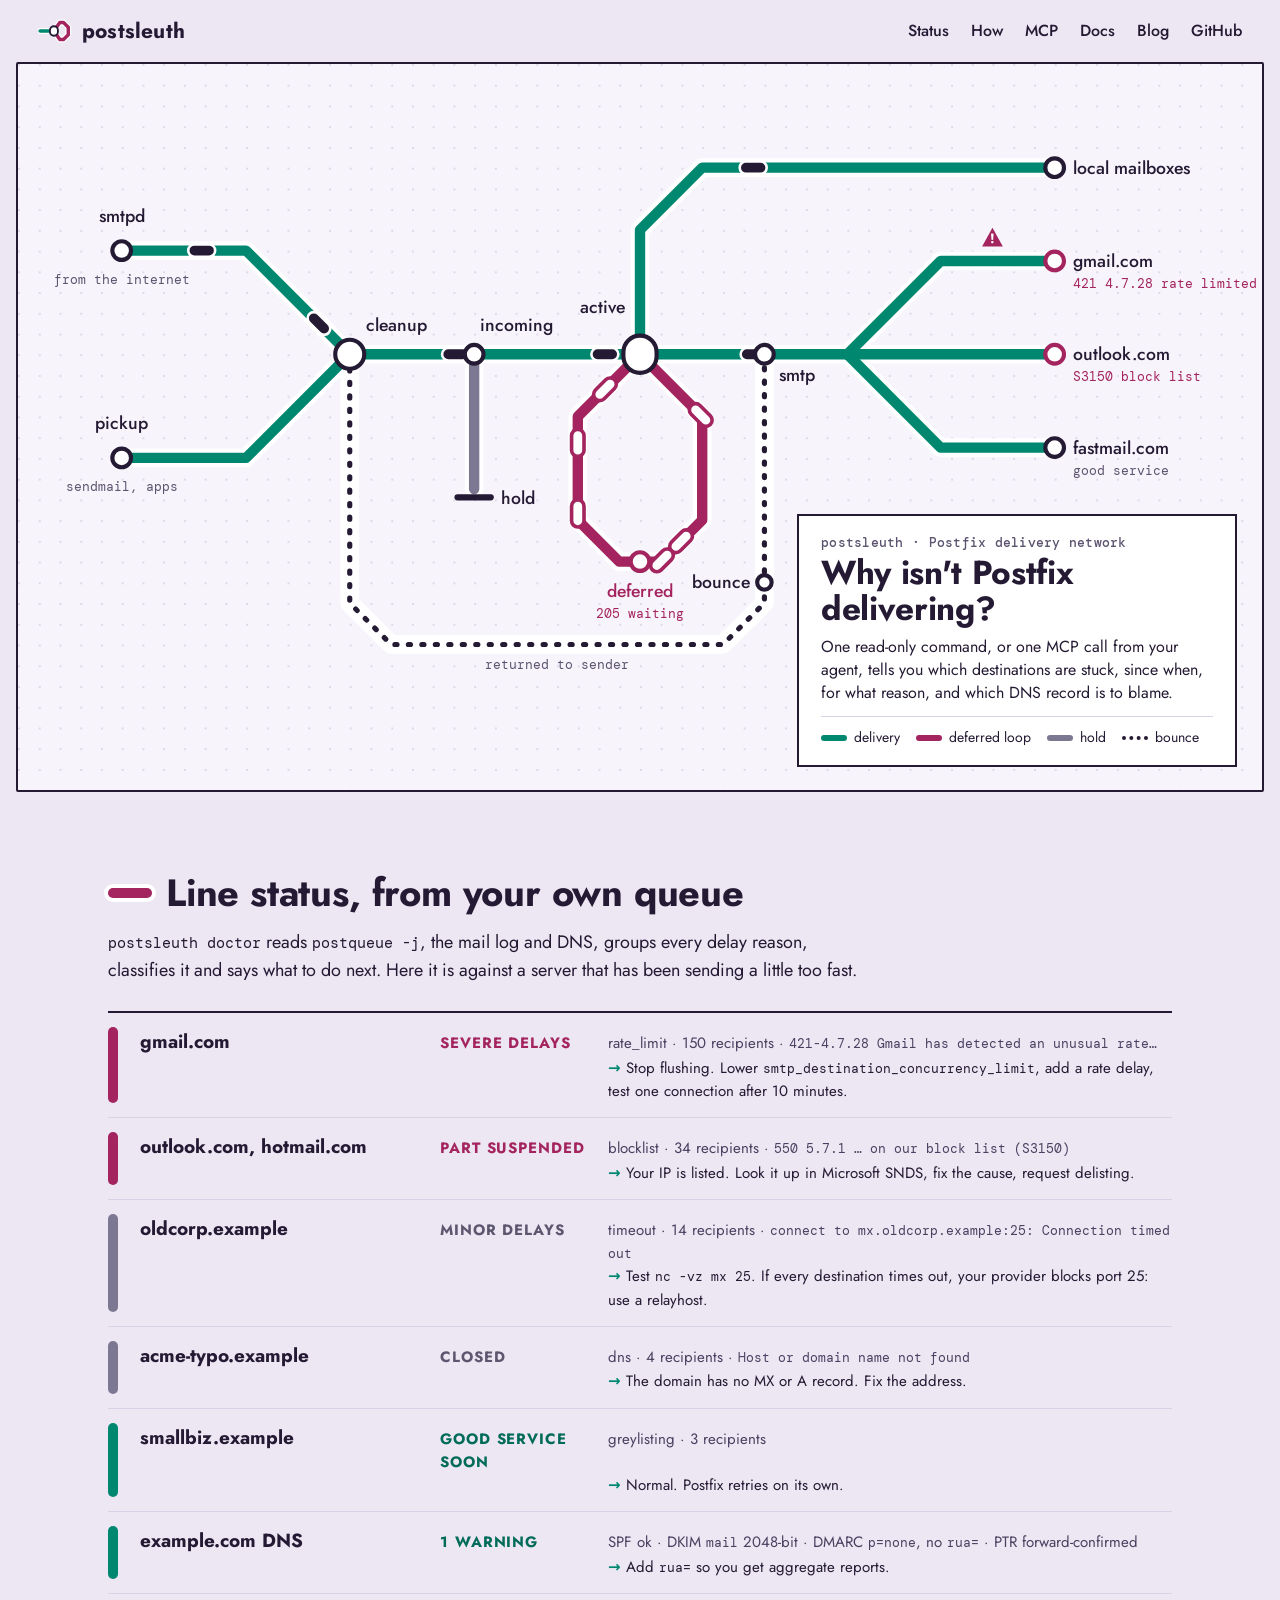
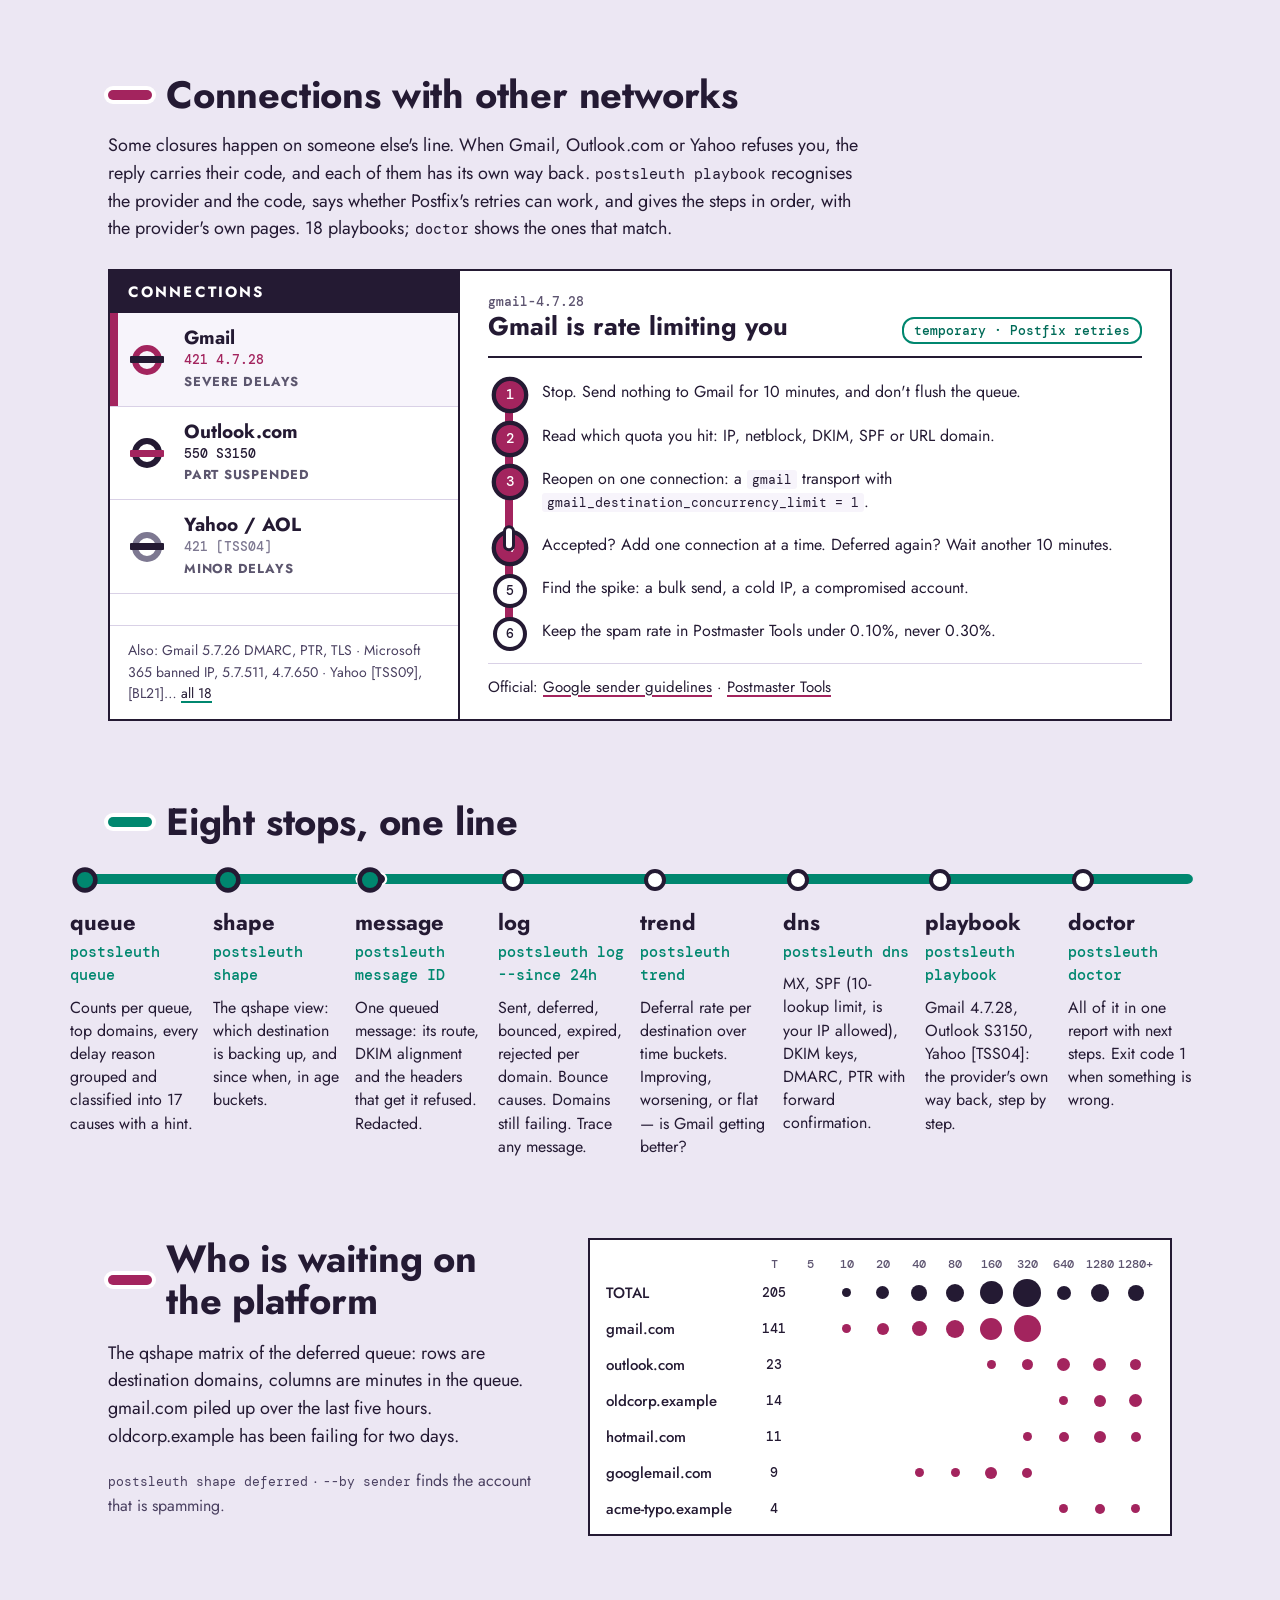
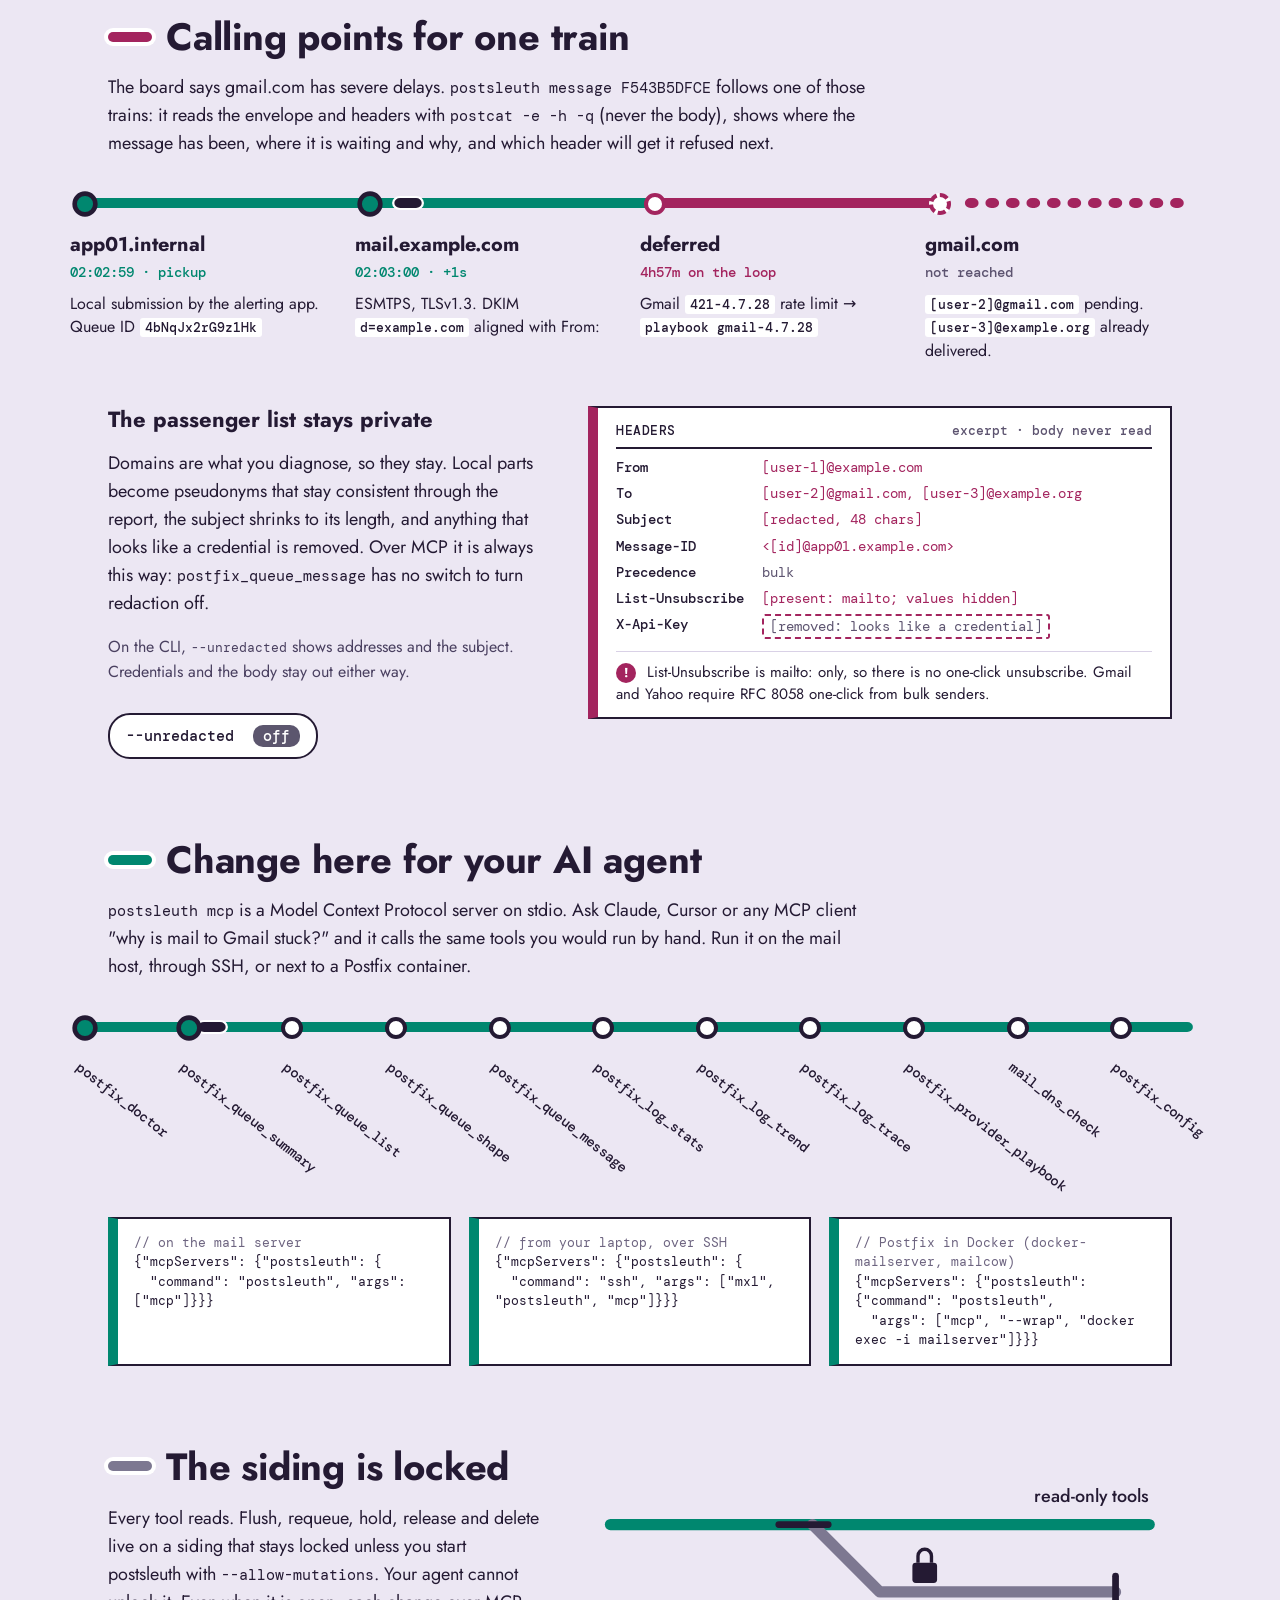
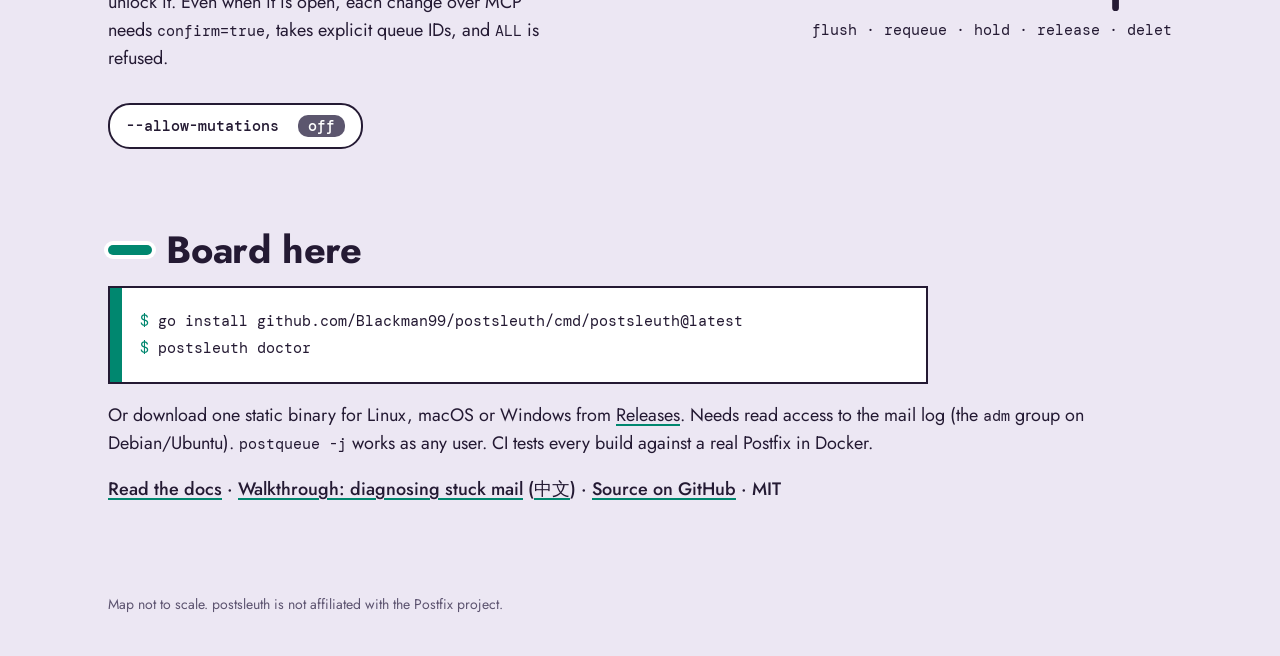
<file: site/index.html>
<!doctype html>
<html lang="en">
<head>
<meta charset="utf-8">
<meta name="viewport" content="width=device-width, initial-scale=1">
<title>postsleuth: why isn't Postfix delivering?</title>
<meta name="description" content="Read-only Postfix diagnosis for you and your AI agent: queue, qshape, one queued message with redacted headers, mail log deferral and bounce reasons, Gmail / Outlook / Yahoo recovery playbooks, SPF/DKIM/DMARC/PTR checks. CLI + MCP server, one Go binary.">
<link rel="canonical" href="https://blackman99.github.io/postsleuth/">
<link rel="icon" href="https://blackman99.github.io/postsleuth/favicon.svg" type="image/svg+xml">
<meta name="theme-color" content="#ece7f3">
<meta property="og:type" content="website">
<meta property="og:site_name" content="postsleuth">
<meta property="og:url" content="https://blackman99.github.io/postsleuth/">
<meta property="og:title" content="postsleuth: why isn't Postfix delivering?">
<meta property="og:description" content="Queue, qshape, mail log and SPF/DKIM/DMARC/PTR diagnosis for Postfix. Read-only CLI + MCP server, one Go binary.">
<meta property="og:image" content="https://blackman99.github.io/postsleuth/og-image.png">
<meta property="og:image:width" content="1200">
<meta property="og:image:height" content="630">
<meta property="og:image:alt" content="A metro-style network map of Postfix: mail trains loop on the deferred line while gmail.com shows severe delays.">
<meta name="twitter:card" content="summary_large_image">
<meta name="twitter:title" content="postsleuth: why isn't Postfix delivering?">
<meta name="twitter:description" content="Queue, qshape, mail log and SPF/DKIM/DMARC/PTR diagnosis for Postfix. Read-only CLI + MCP server.">
<meta name="twitter:image" content="https://blackman99.github.io/postsleuth/og-image.png">
<link rel="preload" href="fonts/jost-500.woff2" as="font" type="font/woff2" crossorigin>
<link rel="preload" href="fonts/jost-700.woff2" as="font" type="font/woff2" crossorigin>
<link rel="stylesheet" href="style.css">
</head>
<body>
<a class="skip" href="#lines">Skip to content</a>
<header class="topbar">
  <a class="brand" href="./" aria-label="postsleuth home"><img src="logo.svg" width="34" height="34" alt=""> postsleuth</a>
  <nav aria-label="Main">
    <a href="#status">Status</a><a href="#lines">How</a><a href="#agents">MCP</a><a href="docs/">Docs</a><a href="blog/">Blog</a><a href="https://github.com/Blackman99/postsleuth">GitHub</a>
  </nav>
</header>

<main>
<section class="map" aria-labelledby="title">
  <div class="map-frame">
  <div class="map-scroll">
  <svg id="netmap" viewBox="0 0 1200 700" role="img" aria-label="Network map of Postfix: smtpd and pickup feed cleanup, incoming and active; trains leave on the smtp and local lines; trains for gmail.com circle on the deferred loop; one returns on the dashed bounce line.">
    <defs>
      <pattern id="grid" width="20" height="20" patternUnits="userSpaceOnUse"><circle cx="1" cy="1" r="1" fill="#d9d1e6"/></pattern>
    </defs>
    <rect width="1200" height="700" fill="url(#grid)"/>
    <!-- casing (white under-stroke), then coloured lines -->
    <g class="casing" fill="none" stroke="#fff" stroke-width="18" stroke-linecap="round" stroke-linejoin="round">
      <path d="M100,180 H220 L320,280"/><path d="M100,380 H220 L320,280"/>
      <path d="M320,280 H800"/><path d="M800,280 L890,190 H1000"/><path d="M800,280 H1000"/><path d="M800,280 L890,370 H1000"/>
      <path d="M600,280 V160 L660,100 H1000"/>
      <path d="M600,280 L660,340 V440 L620,480 H580 L540,440 V340 Z"/>
      <path d="M440,280 V410"/>
      <path d="M720,280 V520 L680,560 H360 L320,520 V280"/>
    </g>
    <g fill="none" stroke-linecap="round" stroke-linejoin="round">
      <path class="ln jade" d="M100,180 H220 L320,280"/><path class="ln jade" d="M100,380 H220 L320,280"/>
      <path class="ln jade" d="M320,280 H800"/><path class="ln jade" d="M800,280 L890,190 H1000"/><path class="ln jade" d="M800,280 H1000"/><path class="ln jade" d="M800,280 L890,370 H1000"/>
      <path class="ln jade" d="M600,280 V160 L660,100 H1000"/>
      <path class="ln mul" d="M600,280 L660,340 V440 L620,480 H580 L540,440 V340 Z"/>
      <path class="ln slate" d="M440,280 V410"/>
      <path class="ln bounce" d="M720,280 V520 L680,560 H360 L320,520 V280"/>
    </g>
    <!-- hold buffer stop -->
    <path d="M424,418 H456" stroke="#241a33" stroke-width="6" stroke-linecap="round"/>
    <!-- gmail disruption marker -->
    <g class="notice" transform="translate(890,190)">
      <path d="M40,-14 l10,-18 l10,18 z" fill="#a3245e"/><text x="50" y="-17" text-anchor="middle" class="ntext">!</text>
    </g>
    <!-- trains layer -->
    <g id="trains"></g>
    <!-- stations -->
    <g class="st">
      <circle cx="100" cy="180" r="9"/><circle cx="100" cy="380" r="9"/>
      <rect x="306" y="266" width="28" height="28" rx="14"/>
      <circle cx="440" cy="280" r="9"/>
      <rect x="584" y="262" width="32" height="36" rx="16"/>
      <circle cx="720" cy="280" r="9"/>
      <circle cx="1000" cy="100" r="9"/><circle cx="1000" cy="190" r="9" class="disrupted"/><circle cx="1000" cy="280" r="9" class="disrupted"/><circle cx="1000" cy="370" r="9"/>
      <circle cx="600" cy="480" r="9" class="loopst"/>
      <circle cx="720" cy="500" r="7"/>
    </g>
    <g class="lbl">
      <text x="100" y="152" text-anchor="middle">smtpd</text><text x="100" y="212" text-anchor="middle" class="sub">from the internet</text>
      <text x="100" y="352" text-anchor="middle">pickup</text><text x="100" y="412" text-anchor="middle" class="sub">sendmail, apps</text>
      <text x="336" y="258">cleanup</text>
      <text x="446" y="258">incoming</text>
      <text x="600" y="240" text-anchor="end" dx="-14">active</text>
      <text x="734" y="306">smtp</text>
      <text x="1018" y="106">local mailboxes</text>
      <text x="1018" y="196">gmail.com</text><text x="1018" y="216" class="sub mulc">421 4.7.28 rate limited</text>
      <text x="1018" y="286">outlook.com</text><text x="1018" y="306" class="sub mulc">S3150 block list</text>
      <text x="1018" y="376">fastmail.com</text><text x="1018" y="396" class="sub">good service</text>
      <text x="466" y="424">hold</text>
      <text x="600" y="514" text-anchor="middle" class="mulc">deferred</text>
      <text x="600" y="534" text-anchor="middle" class="sub mulc" id="loopcount">205 waiting</text>
      <text x="706" y="505" text-anchor="end">bounce</text>
      <text x="520" y="584" text-anchor="middle" class="sub">returned to sender</text>
    </g>
  </svg>
  </div>
  <div class="cartouche">
    <p class="kicker">postsleuth · Postfix delivery network</p>
    <h1 id="title">Why isn't Postfix delivering?</h1>
    <p class="lede">One read-only command, or one MCP call from your agent, tells you which destinations are stuck, since when, for what reason, and which DNS record is to blame.</p>
    <ul class="key" aria-label="Map key">
      <li><i class="k jade"></i>delivery</li><li><i class="k mul"></i>deferred loop</li><li><i class="k slate"></i>hold</li><li><i class="k bounce"></i>bounce</li>
    </ul>
  </div>
  </div>
</section>

<section id="status" class="status" aria-labelledby="status-h">
  <div class="wrap">
    <h2 id="status-h"><span class="bar mul"></span>Line status, from your own queue</h2>
    <p class="intro"><code>postsleuth doctor</code> reads <code>postqueue -j</code>, the mail log and DNS, groups every delay reason, classifies it and says what to do next. Here it is against a server that has been sending a little too fast.</p>
    <ol class="board">
      <li class="sev"><span class="lc mul"></span><b>gmail.com</b><em>Severe delays</em><span class="why">rate_limit · 150 recipients · <code>421-4.7.28 Gmail has detected an unusual rate…</code></span><span class="next">Stop flushing. Lower <code>smtp_destination_concurrency_limit</code>, add a rate delay, test one connection after 10 minutes.</span></li>
      <li class="sev"><span class="lc mul"></span><b>outlook.com, hotmail.com</b><em>Part suspended</em><span class="why">blocklist · 34 recipients · <code>550 5.7.1 … on our block list (S3150)</code></span><span class="next">Your IP is listed. Look it up in Microsoft SNDS, fix the cause, request delisting.</span></li>
      <li><span class="lc slate"></span><b>oldcorp.example</b><em>Minor delays</em><span class="why">timeout · 14 recipients · <code>connect to mx.oldcorp.example:25: Connection timed out</code></span><span class="next">Test <code>nc -vz mx 25</code>. If every destination times out, your provider blocks port 25: use a relayhost.</span></li>
      <li><span class="lc slate"></span><b>acme-typo.example</b><em>Closed</em><span class="why">dns · 4 recipients · <code>Host or domain name not found</code></span><span class="next">The domain has no MX or A record. Fix the address.</span></li>
      <li class="good"><span class="lc jade"></span><b>smallbiz.example</b><em>Good service soon</em><span class="why">greylisting · 3 recipients</span><span class="next">Normal. Postfix retries on its own.</span></li>
      <li class="good"><span class="lc jade"></span><b>example.com DNS</b><em>1 warning</em><span class="why">SPF ok · DKIM <code>mail</code> 2048-bit · DMARC <code>p=none</code>, no <code>rua=</code> · PTR forward-confirmed</span><span class="next">Add <code>rua=</code> so you get aggregate reports.</span></li>
    </ol>
  </div>
</section>

<section id="connections" class="connections" aria-labelledby="cx-h">
  <div class="wrap">
    <h2 id="cx-h"><span class="bar mul"></span>Connections with other networks</h2>
    <p class="intro">Some closures happen on someone else's line. When Gmail, Outlook.com or Yahoo refuses you, the reply carries their code, and each of them has its own way back. <code>postsleuth playbook</code> recognises the provider and the code, says whether Postfix's retries can work, and gives the steps in order, with the provider's own pages. 18 playbooks; <code>doctor</code> shows the ones that match.</p>
    <div class="conn" data-conn>
      <div class="conn-sign">
        <p class="conn-head">Connections</p>
        <div class="conn-tabs" role="tablist" aria-label="Provider playbooks">
          <button role="tab" id="cx-t-gmail" aria-controls="cx-gmail" aria-selected="true" class="cx-mul"><i class="rd" aria-hidden="true"></i><span class="op">Gmail<code>421 4.7.28</code></span><em>Severe delays</em></button>
          <button role="tab" id="cx-t-ms" aria-controls="cx-ms" aria-selected="false" class="cx-ink"><i class="rd" aria-hidden="true"></i><span class="op">Outlook.com<code>550 S3150</code></span><em>Part suspended</em></button>
          <button role="tab" id="cx-t-yahoo" aria-controls="cx-yahoo" aria-selected="false" class="cx-slate"><i class="rd" aria-hidden="true"></i><span class="op">Yahoo / AOL<code>421 [TSS04]</code></span><em>Minor delays</em></button>
        </div>
        <p class="conn-more">Also: Gmail 5.7.26 DMARC, PTR, TLS · Microsoft 365 banned IP, 5.7.511, 4.7.650 · Yahoo [TSS09], [BL21]… <a href="docs/#playbook">all 18</a></p>
      </div>
      <div class="conn-notices">
        <article role="tabpanel" id="cx-gmail" aria-labelledby="cx-t-gmail" class="notice cx-mul">
          <header><p class="n-code">gmail-4.7.28</p><h3>Gmail is rate limiting you</h3><p class="n-kind temp">temporary · Postfix retries</p></header>
          <ol class="n-steps">
            <li>Stop. Send nothing to Gmail for 10 minutes, and don't flush the queue.</li>
            <li>Read which quota you hit: IP, netblock, DKIM, SPF or URL domain.</li>
            <li>Reopen on one connection: a <code>gmail</code> transport with <code>gmail_destination_concurrency_limit = 1</code>.</li>
            <li>Accepted? Add one connection at a time. Deferred again? Wait another 10 minutes.</li>
            <li>Find the spike: a bulk send, a cold IP, a compromised account.</li>
            <li>Keep the spam rate in Postmaster Tools under 0.10%, never 0.30%.</li>
          </ol>
          <p class="n-refs">Official: <a href="https://support.google.com/mail/answer/81126">Google sender guidelines</a> · <a href="https://postmaster.google.com/">Postmaster Tools</a></p>
        </article>
        <article role="tabpanel" id="cx-ms" aria-labelledby="cx-t-ms" class="notice cx-ink">
          <header><p class="n-code">microsoft-s3150</p><h3>Outlook.com has your network on its block list</h3><p class="n-kind perm">permanent · retrying won't help</p></header>
          <ol class="n-steps">
            <li>Fix the cause first: a compromised account, a bad list, SPF/DKIM/DMARC/PTR gaps.</li>
            <li>Sign in to SNDS and check your IP's status and complaint data.</li>
            <li>Join JMRP to see who marks you as junk, and stop mailing them.</li>
            <li>Ask for delisting on the Outlook.com sender support form, with the IP and the bounce line.</li>
          </ol>
          <p class="n-refs">Official: <a href="https://substrate.office.com/ip-domain-management-snds/Postmaster/Troubleshooting">Outlook.com Postmaster</a> · <a href="https://substrate.office.com/ip-domain-management-snds/SNDS">SNDS</a> · <a href="https://olcsupport.office.com/">sender support</a></p>
        </article>
        <article role="tabpanel" id="cx-yahoo" aria-labelledby="cx-t-yahoo" class="notice cx-slate">
          <header><p class="n-code">yahoo-deferred</p><h3>Yahoo is deferring your mail</h3><p class="n-kind temp">temporary · Postfix retries</p></header>
          <ol class="n-steps">
            <li>Let Postfix back off. No flushing, no moving the mail to other IPs.</li>
            <li>Cap Yahoo, AOL and the rest together: a <code>yahoo</code> transport with a process limit of 2.</li>
            <li>Find what changed: volume, a new IP, a campaign people complain about.</li>
            <li>Enrol your DKIM domain in Yahoo's Complaint Feedback Loop.</li>
            <li>Still deferred after a long while? Send Yahoo a sender support request.</li>
          </ol>
          <p class="n-refs">Official: <a href="https://senders.yahooinc.com/smtp-error-codes/#ts-errors">Yahoo error codes</a> · <a href="https://senders.yahooinc.com/complaint-feedback-loop/">Complaint Feedback Loop</a></p>
        </article>
      </div>
    </div>
  </div>
</section>

<section id="lines" class="lines" aria-labelledby="lines-h">
  <div class="wrap">
    <h2 id="lines-h"><span class="bar jade"></span>Eight stops, one line</h2>
  </div>
  <div class="strip" data-strip>
    <svg class="strip-svg" viewBox="0 0 1000 40" preserveAspectRatio="none" aria-hidden="true"><path d="M20,20 H980" class="sl jade"/><rect class="strain" x="8" y="14" width="26" height="12" rx="6"/></svg>
    <ol class="stops">
      <li><span class="dot"></span><b>queue</b><code>postsleuth queue</code><p>Counts per queue, top domains, every delay reason grouped and classified into 17 causes with a hint.</p></li>
      <li><span class="dot"></span><b>shape</b><code>postsleuth shape</code><p>The qshape view: which destination is backing up, and since when, in age buckets.</p></li>
      <li><span class="dot"></span><b>message</b><code>postsleuth message ID</code><p>One queued message: its route, DKIM alignment and the headers that get it refused. Redacted.</p></li>
      <li><span class="dot"></span><b>log</b><code>postsleuth log --since 24h</code><p>Sent, deferred, bounced, expired, rejected per domain. Bounce causes. Domains still failing. Trace any message.</p></li>
      <li><span class="dot"></span><b>trend</b><code>postsleuth trend</code><p>Deferral rate per destination over time buckets. Improving, worsening, or flat — is Gmail getting better?</p></li>
      <li><span class="dot"></span><b>dns</b><code>postsleuth dns</code><p>MX, SPF (10-lookup limit, is your IP allowed), DKIM keys, DMARC, PTR with forward confirmation.</p></li>
      <li><span class="dot"></span><b>playbook</b><code>postsleuth playbook</code><p>Gmail 4.7.28, Outlook S3150, Yahoo [TSS04]: the provider's own way back, step by step.</p></li>
      <li><span class="dot"></span><b>doctor</b><code>postsleuth doctor</code><p>All of it in one report with next steps. Exit code 1 when something is wrong.</p></li>
    </ol>
  </div>
</section>

<section class="platform" aria-labelledby="plat-h">
  <div class="wrap two">
    <div>
      <h2 id="plat-h"><span class="bar mul"></span>Who is waiting on the platform</h2>
      <p>The qshape matrix of the deferred queue: rows are destination domains, columns are minutes in the queue. gmail.com piled up over the last five hours. oldcorp.example has been failing for two days.</p>
      <p class="mono-note"><code>postsleuth shape deferred</code> · <code>--by sender</code> finds the account that is spamming.</p>
    </div>
    <div class="matrix" id="matrix" role="img" aria-label="Deferred queue by domain and age: gmail.com 141 messages mostly 40 to 320 minutes old; outlook.com 23 spread over 160 minutes to 2 days; oldcorp.example 14, mostly older than 640 minutes."></div>
  </div>
</section>

<section id="train" class="train-sec" aria-labelledby="train-h">
  <div class="wrap">
    <h2 id="train-h"><span class="bar mul"></span>Calling points for one train</h2>
    <p class="intro">The board says gmail.com has severe delays. <code>postsleuth message F543B5DFCE</code> follows one of those trains: it reads the envelope and headers with <code>postcat -e -h -q</code> (never the body), shows where the message has been, where it is waiting and why, and which header will get it refused next.</p>
  </div>
  <div class="strip journey" data-strip>
    <svg class="strip-svg" viewBox="0 0 1000 40" preserveAspectRatio="none" aria-hidden="true"><path d="M20,20 H520" class="sl jade"/><path d="M520,20 H760" class="sl mul"/><path d="M790,20 H980" class="sl mul gap"/><rect class="strain" x="8" y="14" width="26" height="12" rx="6"/></svg>
    <ol class="stops calls">
      <li><span class="dot"></span><b>app01.internal</b><code>02:02:59 · pickup</code><p>Local submission by the alerting app. Queue ID <code class="in">4bNqJx2rG9z1Hk</code></p></li>
      <li><span class="dot"></span><b>mail.example.com</b><code>02:03:00 · +1s</code><p>ESMTPS, TLSv1.3. DKIM <code class="in">d=example.com</code> aligned with From:</p></li>
      <li class="wait"><span class="dot"></span><b>deferred</b><code>4h57m on the loop</code><p>Gmail <code class="in">421-4.7.28</code> rate limit → <code class="in">playbook gmail-4.7.28</code></p></li>
      <li class="term"><span class="dot"></span><b>gmail.com</b><code>not reached</code><p><code class="in">[user-2]@gmail.com</code> pending. <code class="in">[user-3]@example.org</code> already delivered.</p></li>
    </ol>
  </div>
  <div class="wrap two manifest-row">
    <div>
      <h3 class="h3">The passenger list stays private</h3>
      <p>Domains are what you diagnose, so they stay. Local parts become pseudonyms that stay consistent through the report, the subject shrinks to its length, and anything that looks like a credential is removed. Over MCP it is always this way: <code>postfix_queue_message</code> has no switch to turn redaction off.</p>
      <p class="mono-note">On the CLI, <code>--unredacted</code> shows addresses and the subject. Credentials and the body stay out either way.</p>
      <button type="button" id="unredact" class="lever" aria-pressed="false" aria-controls="manifest">--unredacted <span>off</span></button>
    </div>
    <div class="manifest" id="manifest" aria-live="polite">
      <p class="mf-head"><span>HEADERS</span><span>excerpt · body never read</span></p>
      <dl>
        <dt>From</dt><dd data-raw="&quot;Example Alerts&quot; &lt;alerts@example.com&gt;">[user-1]@example.com</dd>
        <dt>To</dt><dd data-raw="Jamie Smith &lt;yuki342@gmail.com&gt;, On-call &lt;oncall@example.org&gt;">[user-2]@gmail.com, [user-3]@example.org</dd>
        <dt>Subject</dt><dd data-raw="[ALERT] db-3 disk usage above 90% for 15 minutes">[redacted, 48 chars]</dd>
        <dt>Message-ID</dt><dd data-raw="&lt;1791741780.4bNqJx2rG9@app01.example.com&gt;">&lt;[id]@app01.example.com&gt;</dd>
        <dt>Precedence</dt><dd>bulk</dd>
        <dt>List-Unsubscribe</dt><dd data-raw="&lt;mailto:unsubscribe@example.com?subject=unsub-f543b5dfce&gt;">[present: mailto; values hidden]</dd>
        <dt>X-Api-Key</dt><dd class="gone">[removed: looks like a credential]</dd>
      </dl>
      <p class="mf-note"><b>!</b> List-Unsubscribe is mailto: only, so there is no one-click unsubscribe. Gmail and Yahoo require RFC 8058 one-click from bulk senders.</p>
    </div>
  </div>
</section>

<section id="agents" class="agents" aria-labelledby="ag-h">
  <div class="wrap">
    <h2 id="ag-h"><span class="bar jade"></span>Change here for your AI agent</h2>
    <p class="intro"><code>postsleuth mcp</code> is a Model Context Protocol server on stdio. Ask Claude, Cursor or any MCP client "why is mail to Gmail stuck?" and it calls the same tools you would run by hand. Run it on the mail host, through SSH, or next to a Postfix container.</p>
  </div>
  <div class="strip interchange" data-strip>
    <svg class="strip-svg" viewBox="0 0 1000 40" preserveAspectRatio="none" aria-hidden="true"><path d="M20,20 H980" class="sl jade"/><rect class="strain" x="8" y="14" width="26" height="12" rx="6"/></svg>
    <ol class="stops tools">
      <li><span class="dot"></span><b>postfix_doctor</b></li>
      <li><span class="dot"></span><b>postfix_queue_summary</b></li>
      <li><span class="dot"></span><b>postfix_queue_list</b></li>
      <li><span class="dot"></span><b>postfix_queue_shape</b></li>
      <li><span class="dot"></span><b>postfix_queue_message</b></li>
      <li><span class="dot"></span><b>postfix_log_stats</b></li>
      <li><span class="dot"></span><b>postfix_log_trend</b></li>
      <li><span class="dot"></span><b>postfix_log_trace</b></li>
      <li><span class="dot"></span><b>postfix_provider_playbook</b></li>
      <li><span class="dot"></span><b>mail_dns_check</b></li>
      <li><span class="dot"></span><b>postfix_config</b></li>
    </ol>
  </div>
  <div class="wrap cfgs">
<pre class="cfg"><span class="c">// on the mail server</span>
{"mcpServers": {"postsleuth": {
  "command": "postsleuth", "args": ["mcp"]}}}</pre>
<pre class="cfg"><span class="c">// from your laptop, over SSH</span>
{"mcpServers": {"postsleuth": {
  "command": "ssh", "args": ["mx1", "postsleuth", "mcp"]}}}</pre>
<pre class="cfg"><span class="c">// Postfix in Docker (docker-mailserver, mailcow)</span>
{"mcpServers": {"postsleuth": {"command": "postsleuth",
  "args": ["mcp", "--wrap", "docker exec -i mailserver"]}}}</pre>
  </div>
</section>

<section class="points" aria-labelledby="pt-h">
  <div class="wrap two">
    <div>
      <h2 id="pt-h"><span class="bar slate"></span>The siding is locked</h2>
      <p>Every tool reads. Flush, requeue, hold, release and delete live on a siding that stays locked unless you start postsleuth with <code>--allow-mutations</code>. Your agent cannot unlock it. Even when it is open, each change over MCP needs <code>confirm=true</code>, takes explicit queue IDs, and <code>ALL</code> is refused.</p>
      <button type="button" id="lever" class="lever" aria-pressed="false">--allow-mutations <span>off</span></button>
    </div>
    <svg id="pointsvg" viewBox="0 0 520 220" aria-label="Points diagram: the read-only main line continues; the siding with flush, requeue, hold, release and delete is locked." role="img">
      <path d="M20,70 H500" class="pl jade"/>
      <path d="M200,70 L260,130 H470" class="pl slate" id="siding"/>
      <path d="M470,116 V144" stroke="#241a33" stroke-width="6" stroke-linecap="round"/>
      <line id="blade" x1="170" y1="70" x2="214" y2="70" stroke="#241a33" stroke-width="6" stroke-linecap="round"/>
      <text x="500" y="50" text-anchor="end" class="pt">read-only tools</text>
      <text x="200" y="168" class="pt sm">flush · requeue · hold · release · delete</text>
      <g id="lock" transform="translate(300,104)"><rect x="-11" y="0" width="22" height="18" rx="3" fill="#241a33"/><path id="shackle" d="M-6,0 V-6 a6,6 0 0 1 12,0 V0" fill="none" stroke="#241a33" stroke-width="3"/></g>
    </svg>
  </div>
</section>

<section class="ride" aria-labelledby="ride-h">
  <div class="wrap">
    <h2 id="ride-h"><span class="bar jade"></span>Board here</h2>
    <div class="nameboard">
      <span class="nb-line"></span>
<pre><span class="p">$</span> go install github.com/Blackman99/postsleuth/cmd/postsleuth@latest
<span class="p">$</span> postsleuth doctor</pre>
    </div>
    <p>Or download one static binary for Linux, macOS or Windows from <a href="https://github.com/Blackman99/postsleuth/releases/latest">Releases</a>. Needs read access to the mail log (the <code>adm</code> group on Debian/Ubuntu). <code>postqueue -j</code> works as any user. CI tests every build against a real Postfix in Docker.</p>
    <p class="links"><a href="docs/">Read the docs</a> · <a href="blog/stuck-postfix-mail.html">Walkthrough: diagnosing stuck mail</a> (<a href="blog/stuck-postfix-mail.zh.html" lang="zh-CN">中文</a>) · <a href="https://github.com/Blackman99/postsleuth">Source on GitHub</a> · MIT</p>
  </div>
</section>
</main>
<footer><div class="wrap">Map not to scale. postsleuth is not affiliated with the Postfix project.</div></footer>
<script src="app.js" defer></script>
</body>
</html>
</file>
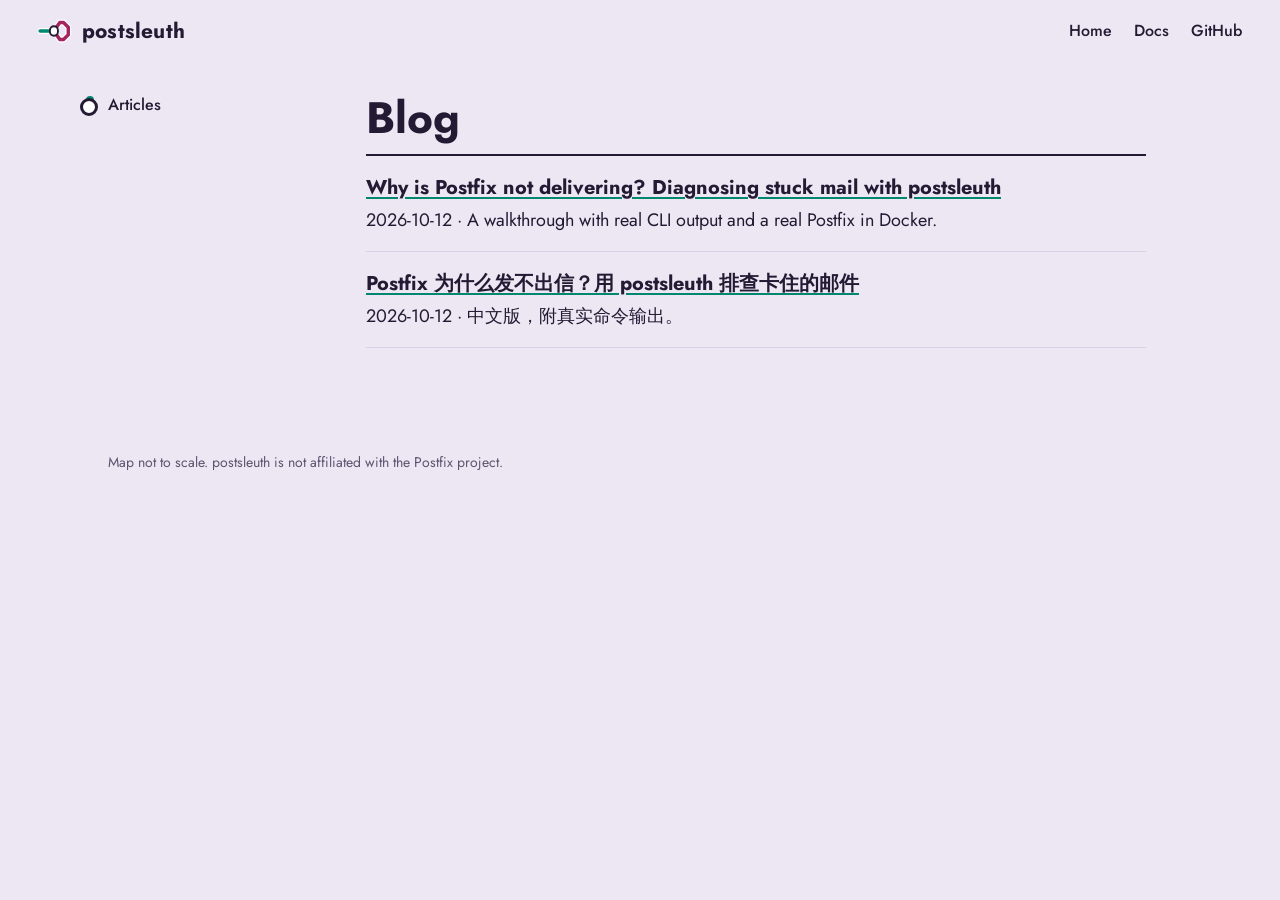
<file: site/blog/index.html>
<!doctype html>
<html lang="en"><head><meta charset="utf-8"><meta name="viewport" content="width=device-width, initial-scale=1">
<title>postsleuth blog</title>
<meta name="description" content="Articles about diagnosing Postfix delivery problems with postsleuth.">
<link rel="canonical" href="https://blackman99.github.io/postsleuth/blog/">
<link rel="icon" href="https://blackman99.github.io/postsleuth/favicon.svg" type="image/svg+xml">
<meta property="og:type" content="website"><meta property="og:site_name" content="postsleuth"><meta property="og:url" content="https://blackman99.github.io/postsleuth/blog/">
<meta property="og:title" content="postsleuth blog"><meta property="og:description" content="Articles about diagnosing Postfix delivery problems.">
<meta property="og:image" content="https://blackman99.github.io/postsleuth/og-image.png"><meta name="twitter:card" content="summary_large_image">
<link rel="stylesheet" href="../style.css"><link rel="stylesheet" href="../docs/docs.css"><link rel="stylesheet" href="blog.css">
</head><body>
<a class="skip" href="#content">Skip to content</a>
<header class="topbar"><a class="brand" href="../"><img src="../logo.svg" width="34" height="34" alt=""> postsleuth</a>
<nav aria-label="Main"><a href="../">Home</a><a href="../docs/">Docs</a><a href="https://github.com/Blackman99/postsleuth">GitHub</a></nav></header>
<div class="docs"><nav class="route" aria-label="Contents"><ol><li><a href="#content">Articles</a></li></ol></nav>
<main id="content" class="doc">
<h1>Blog</h1>
<ul class="posts">
<li><a href="stuck-postfix-mail.html">Why is Postfix not delivering? Diagnosing stuck mail with postsleuth</a><p>2026-10-12 · A walkthrough with real CLI output and a real Postfix in Docker.</p></li>
<li lang="zh-CN"><a href="stuck-postfix-mail.zh.html">Postfix 为什么发不出信？用 postsleuth 排查卡住的邮件</a><p>2026-10-12 · 中文版，附真实命令输出。</p></li>
</ul>
</main></div>
<footer><div class="wrap">Map not to scale. postsleuth is not affiliated with the Postfix project.</div></footer>
</body></html>
</file>
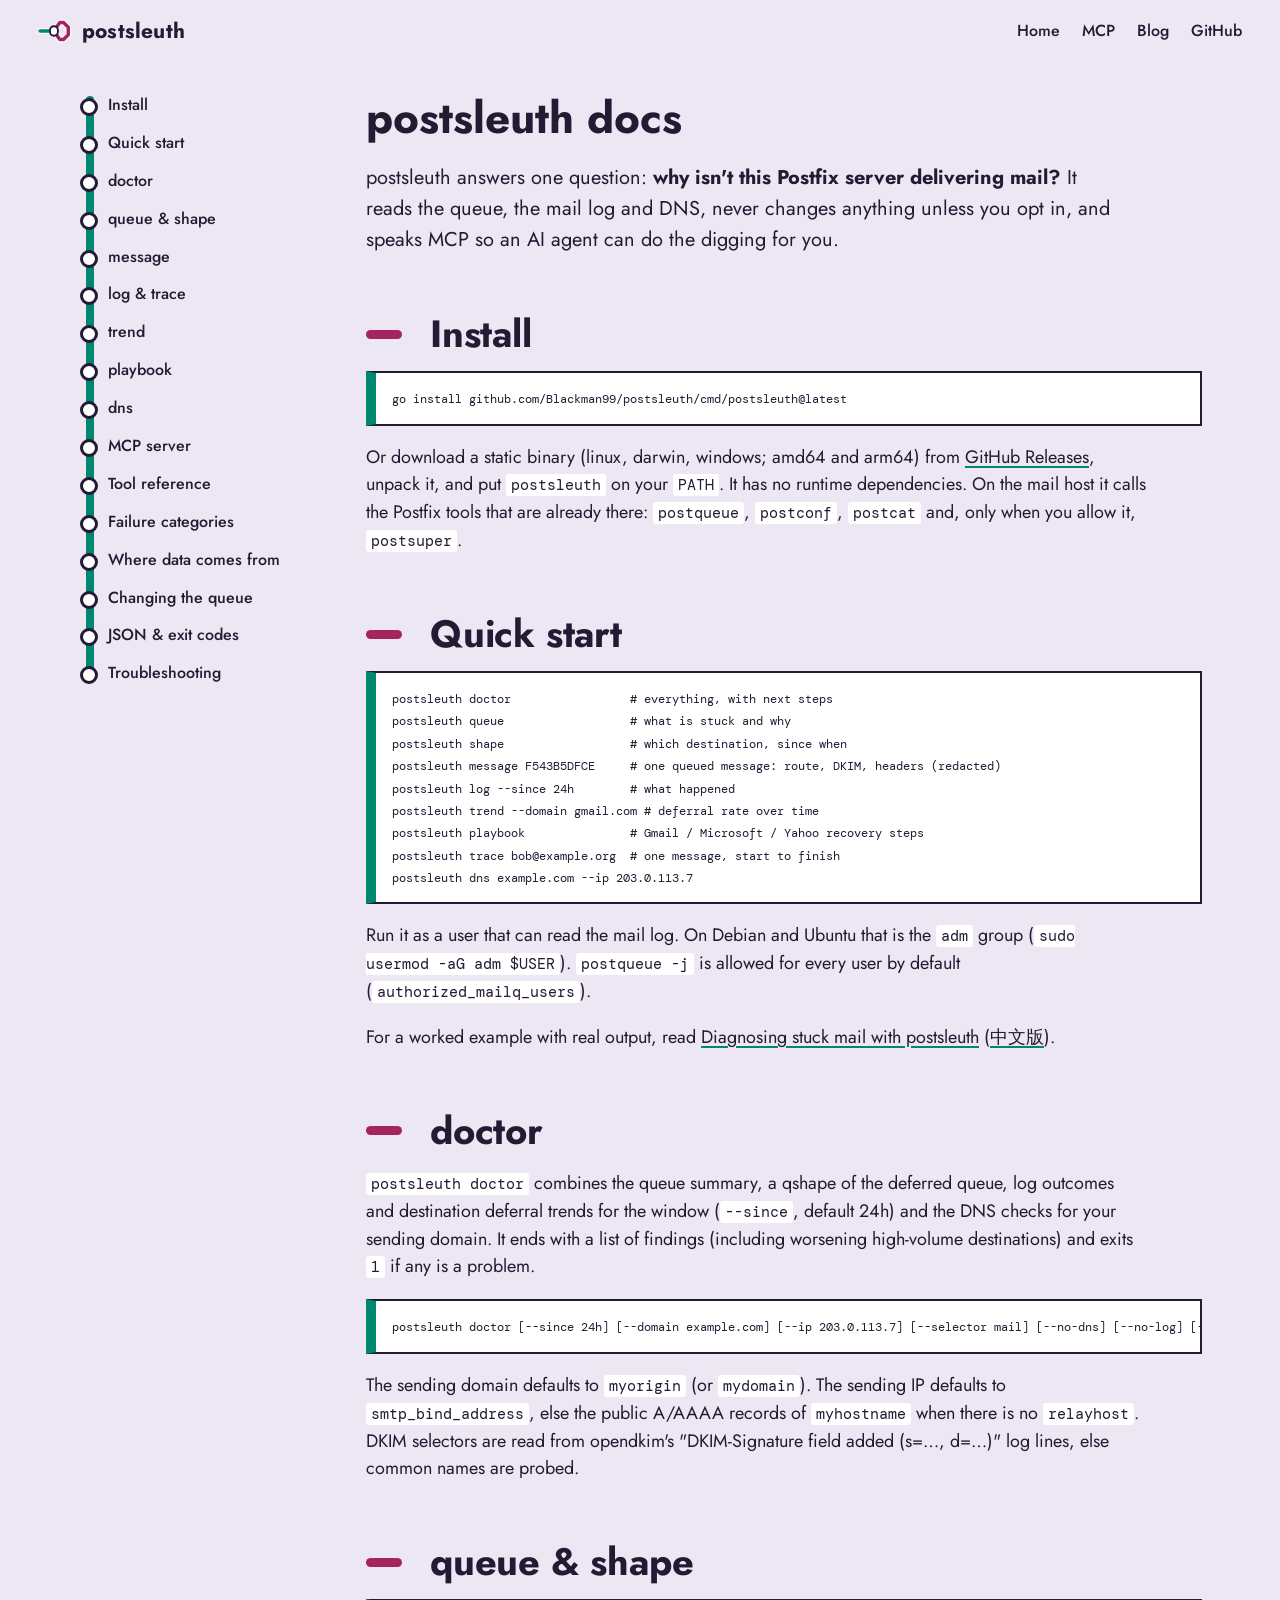
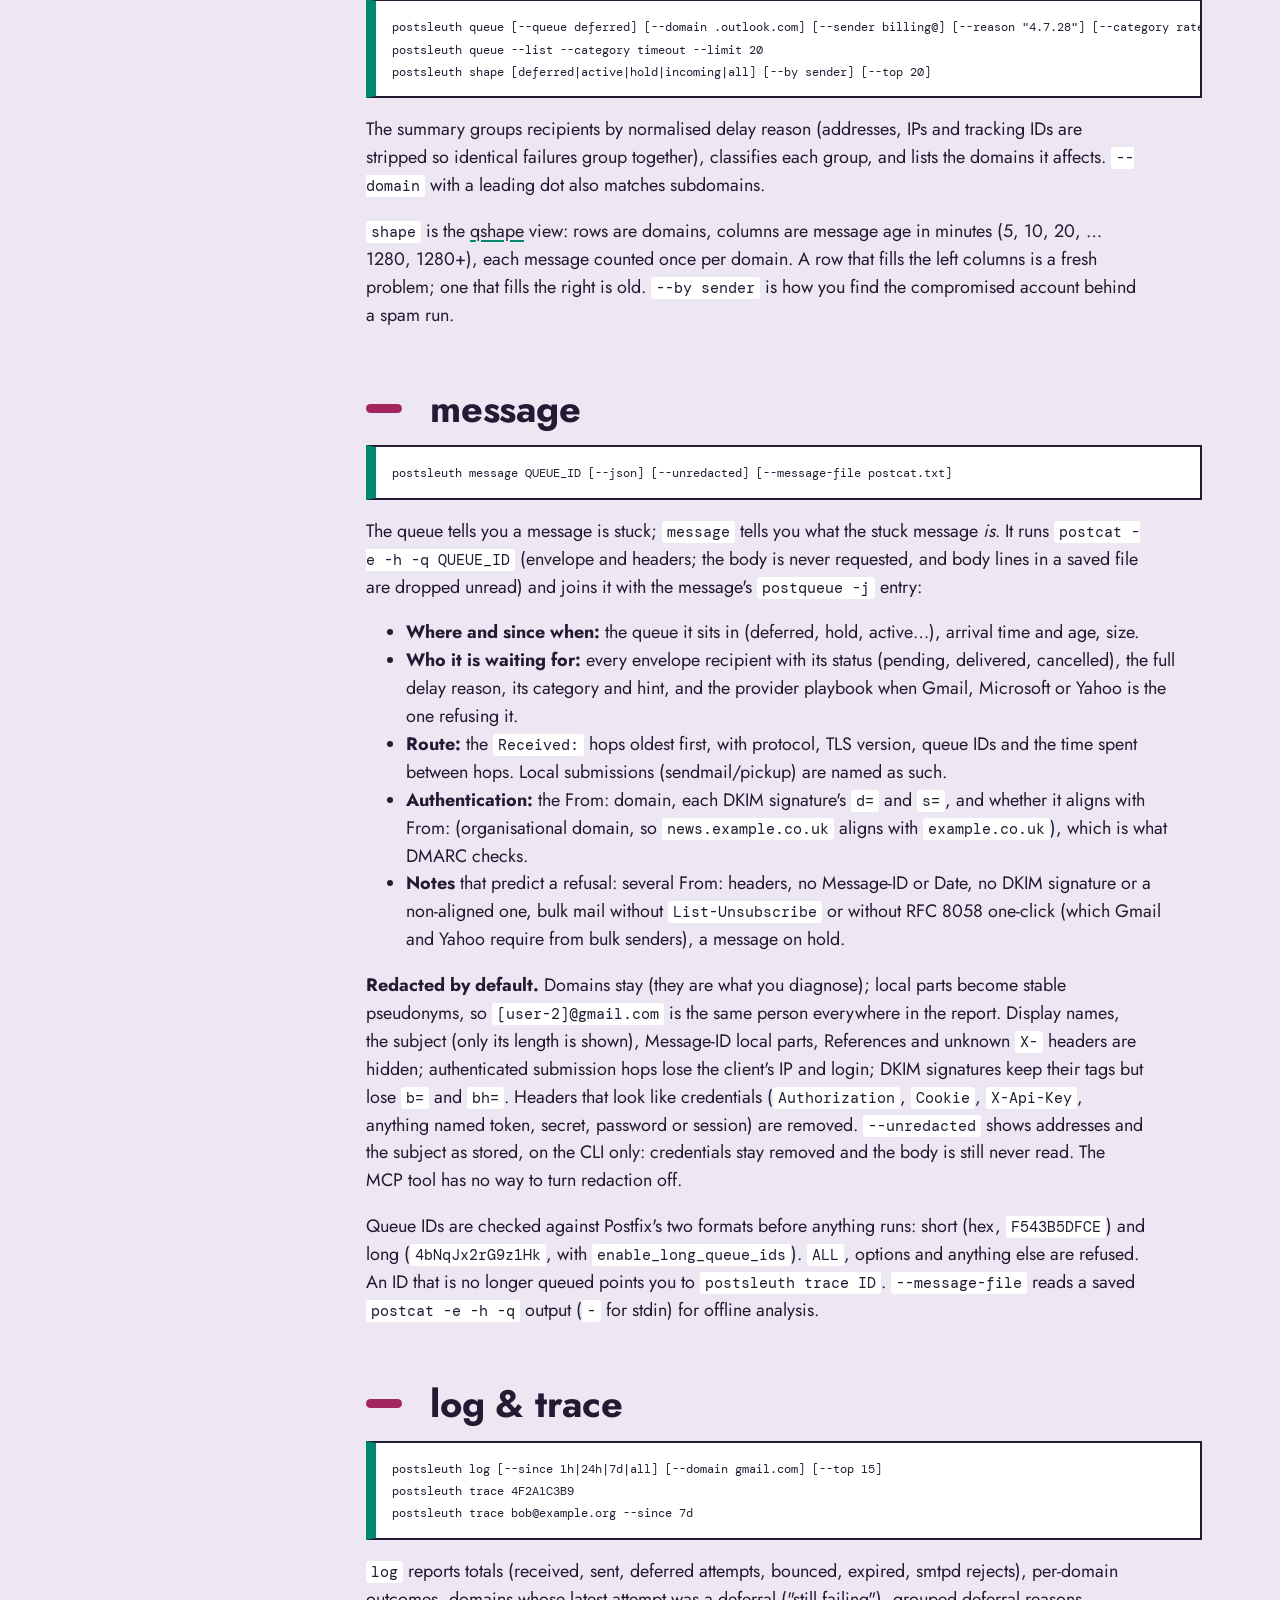
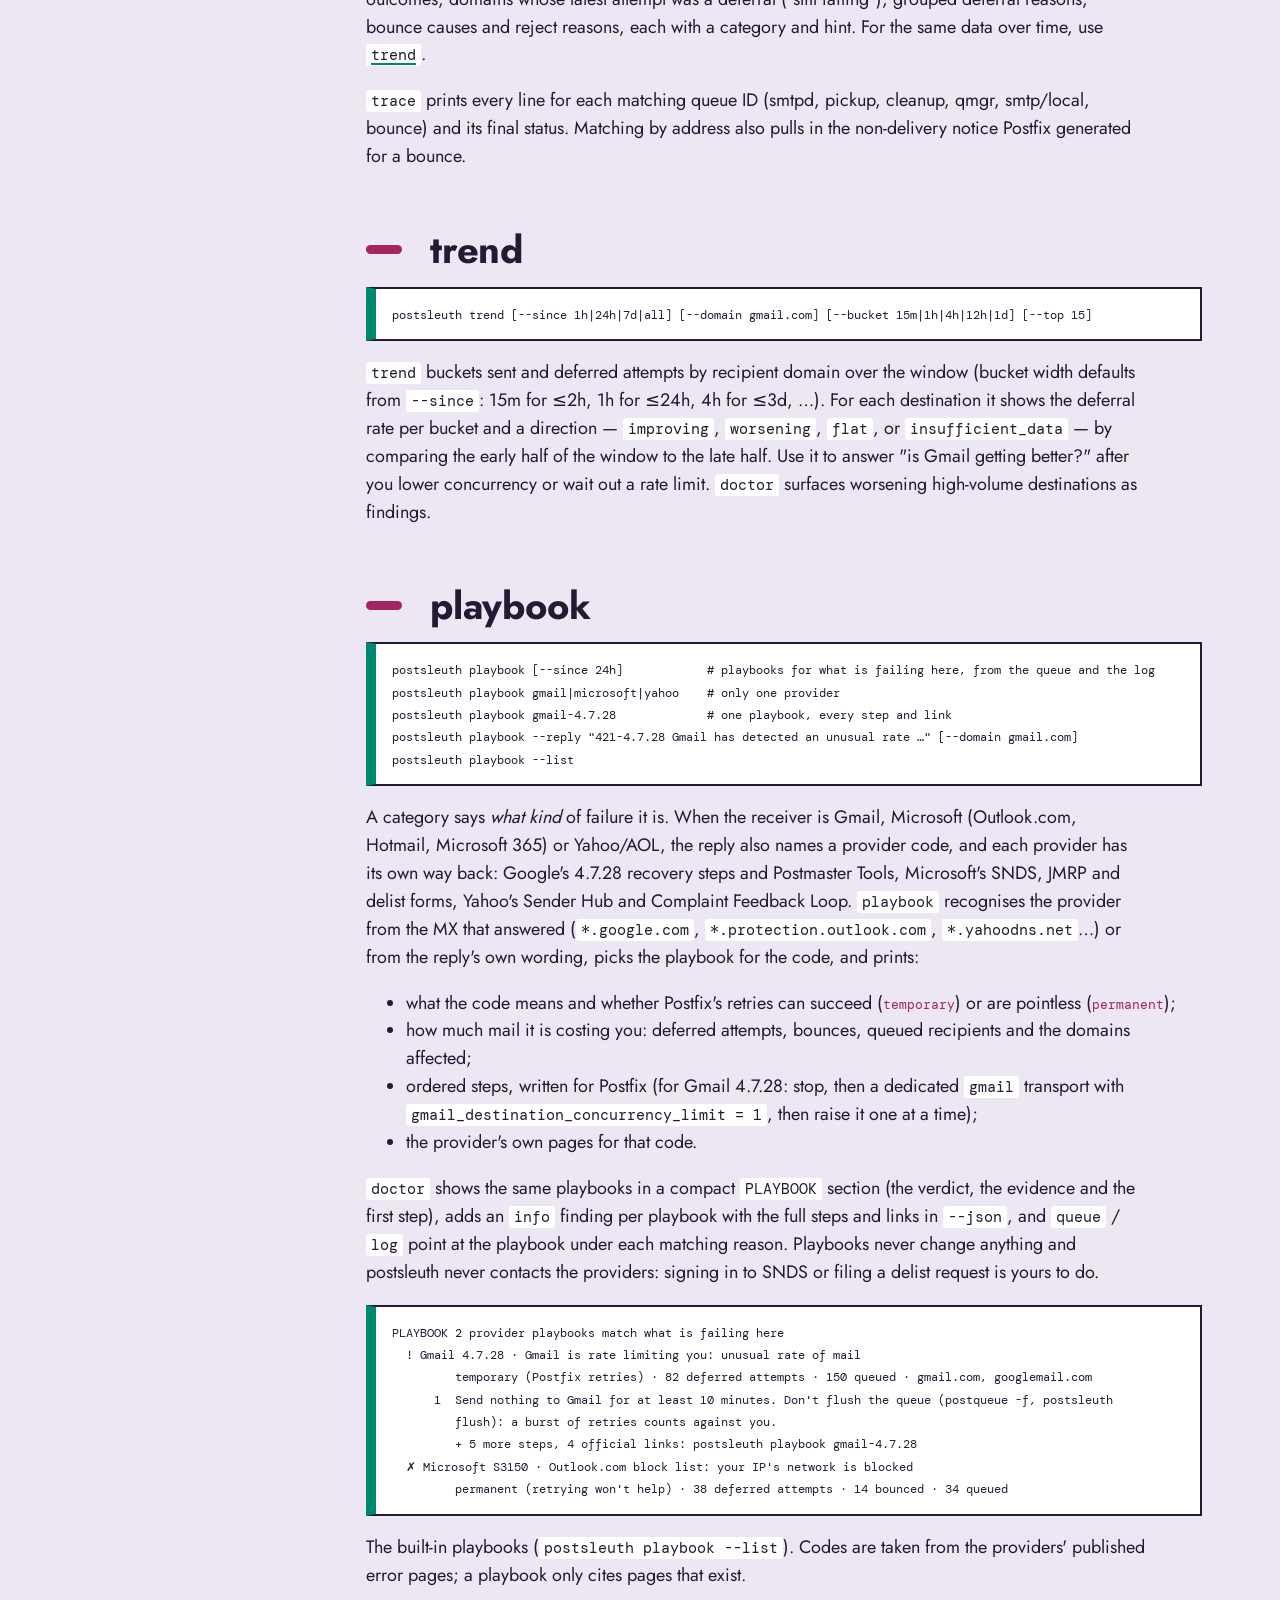
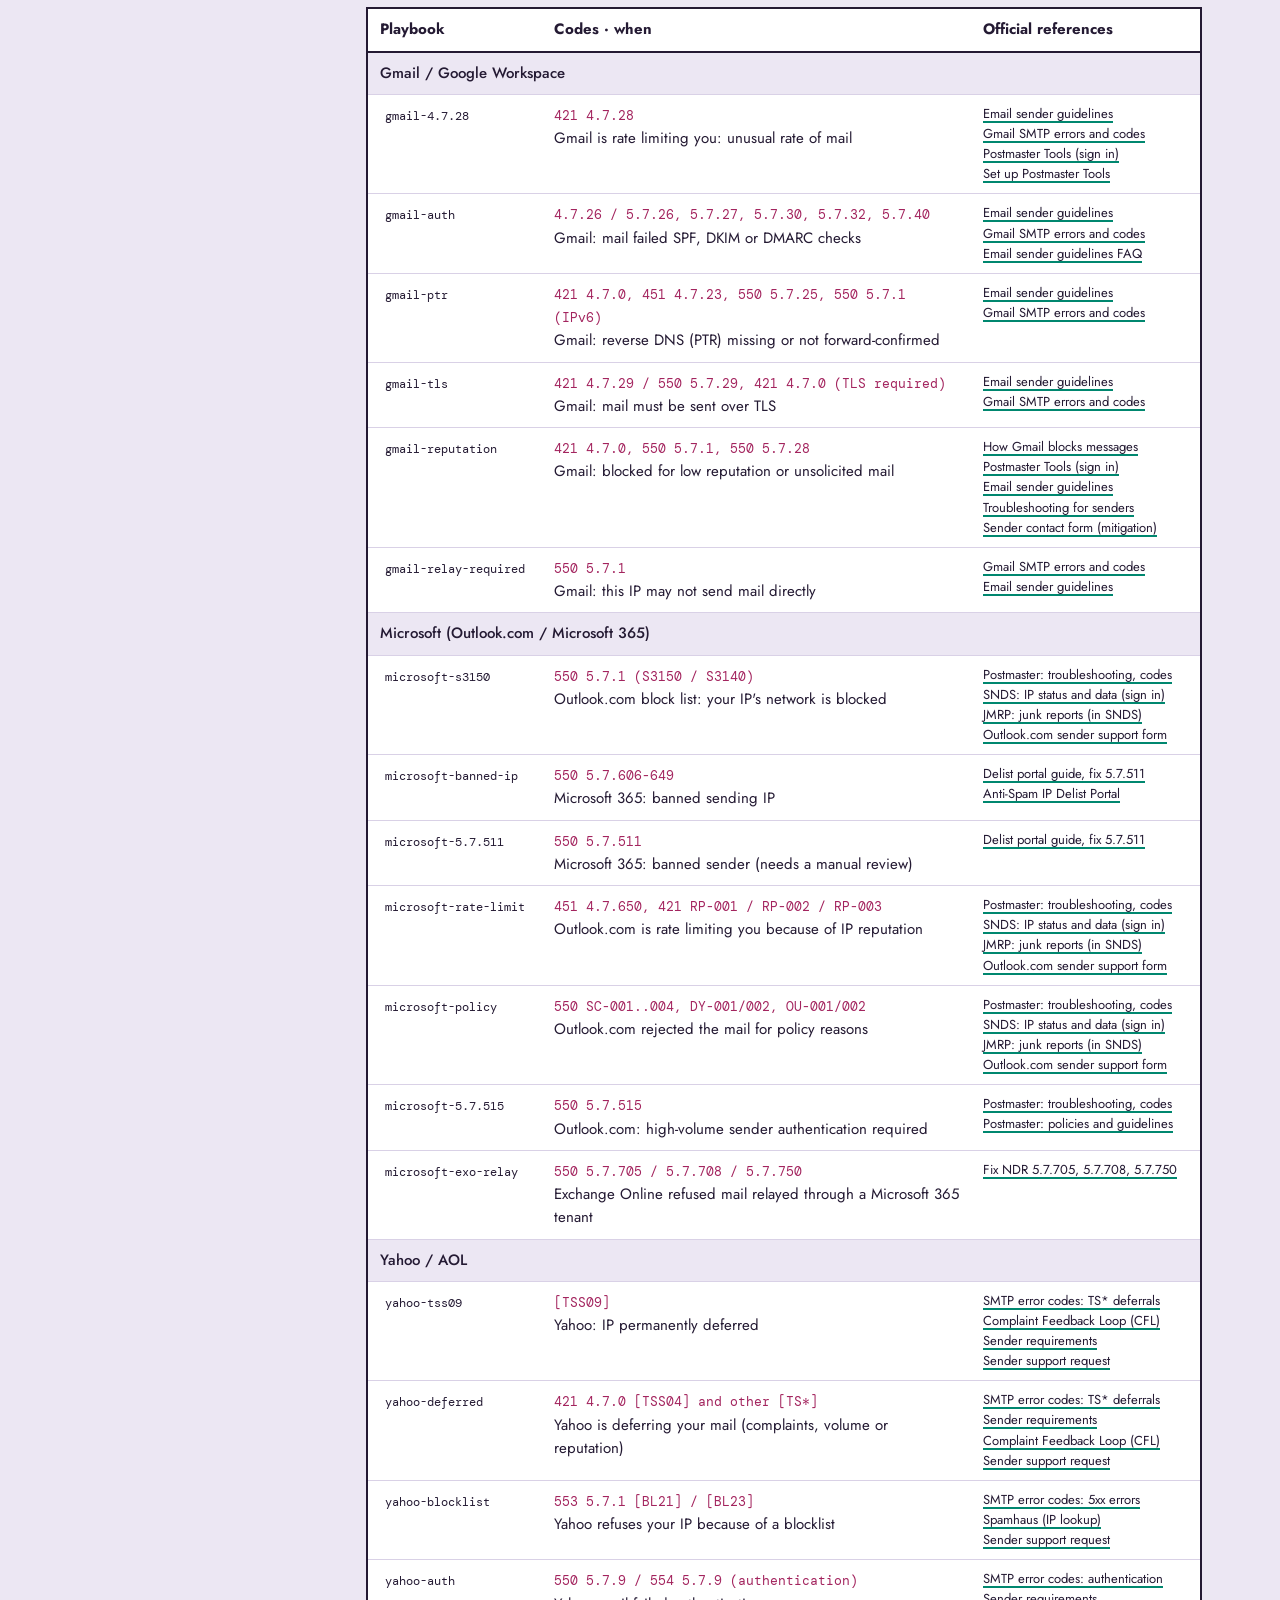
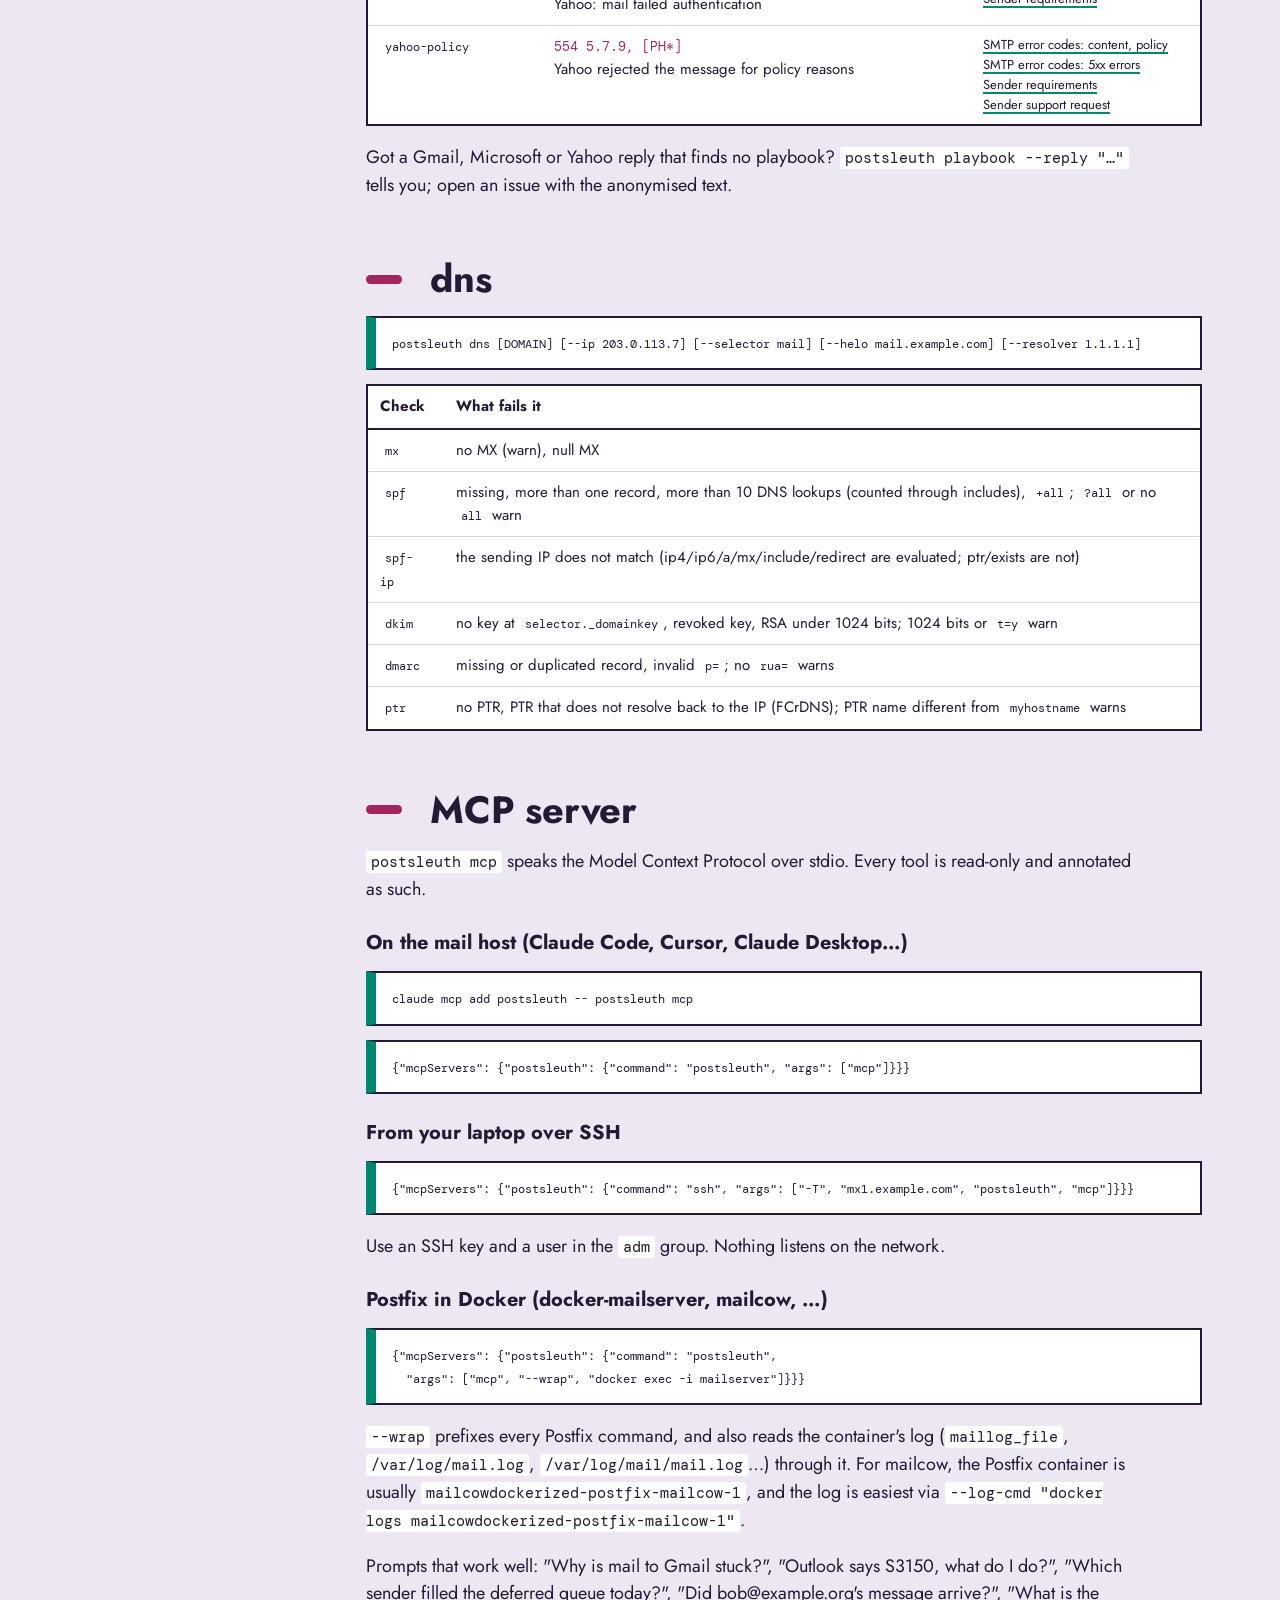
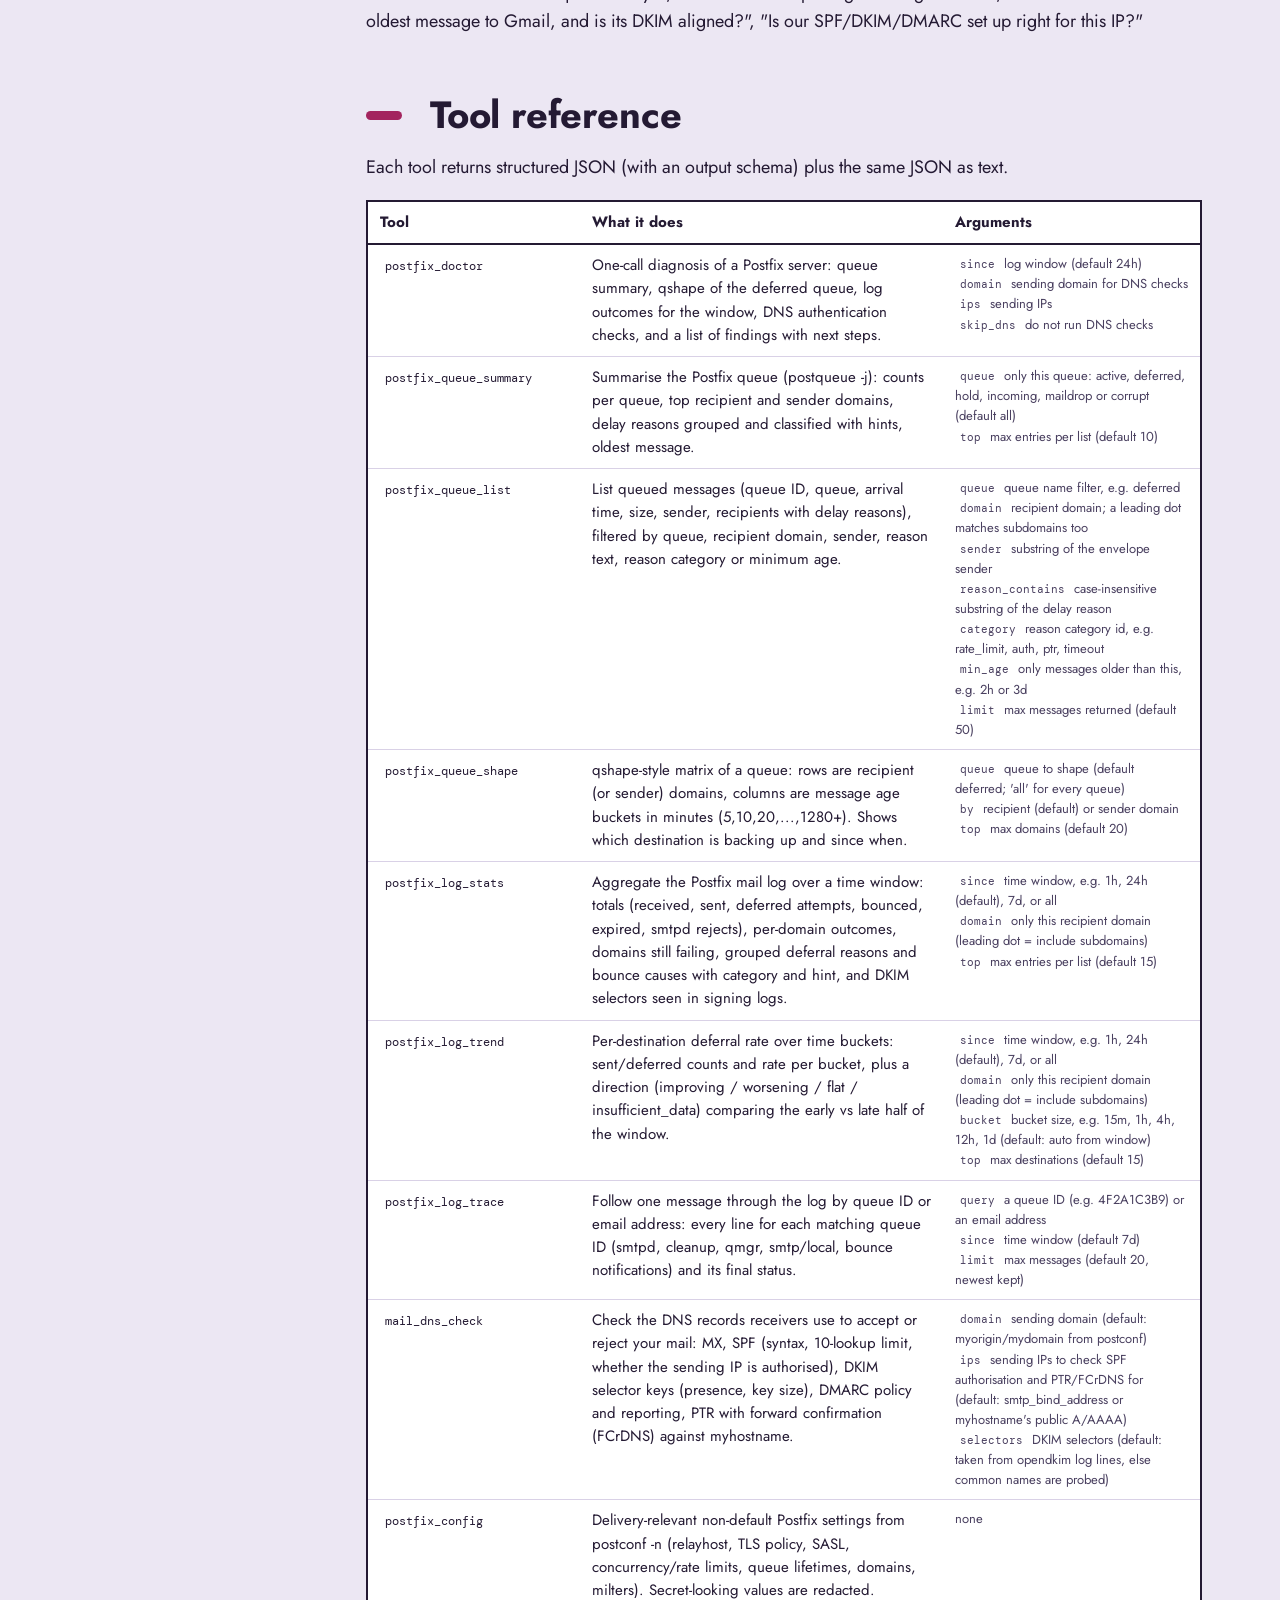
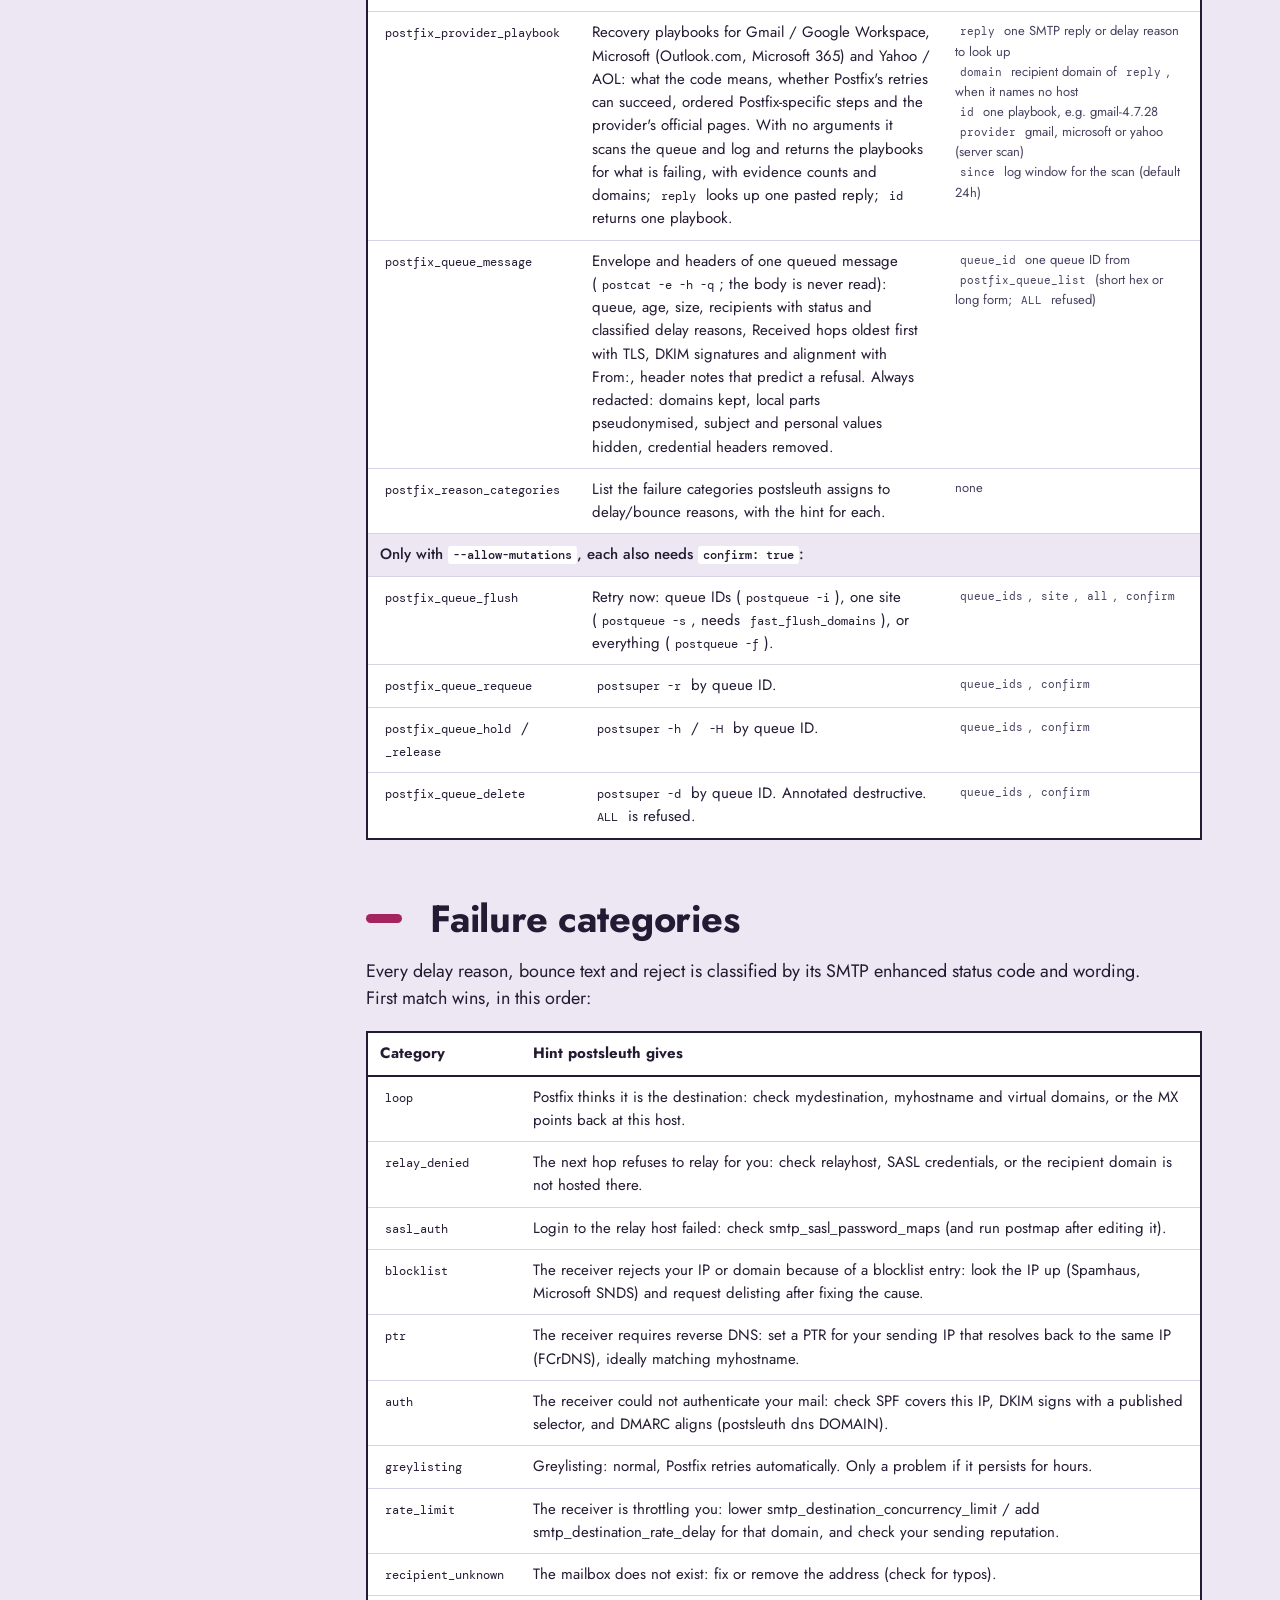
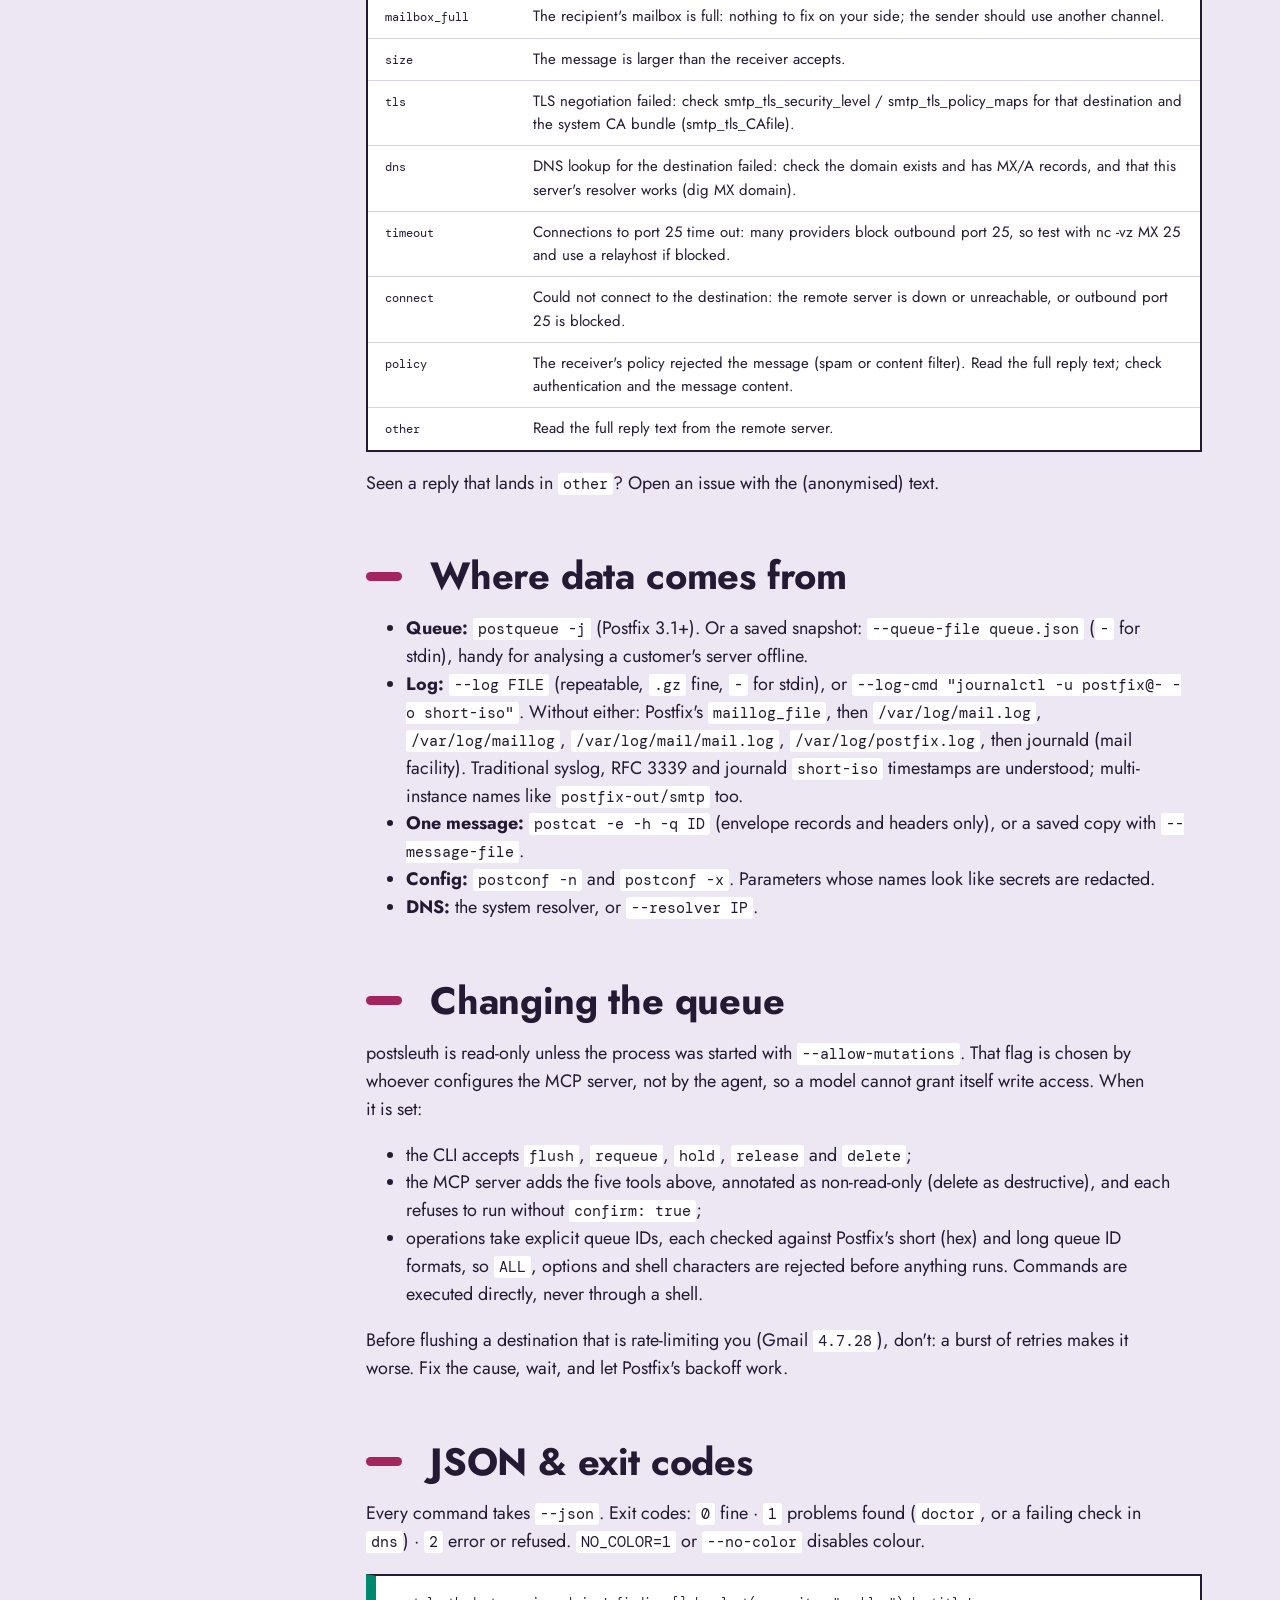
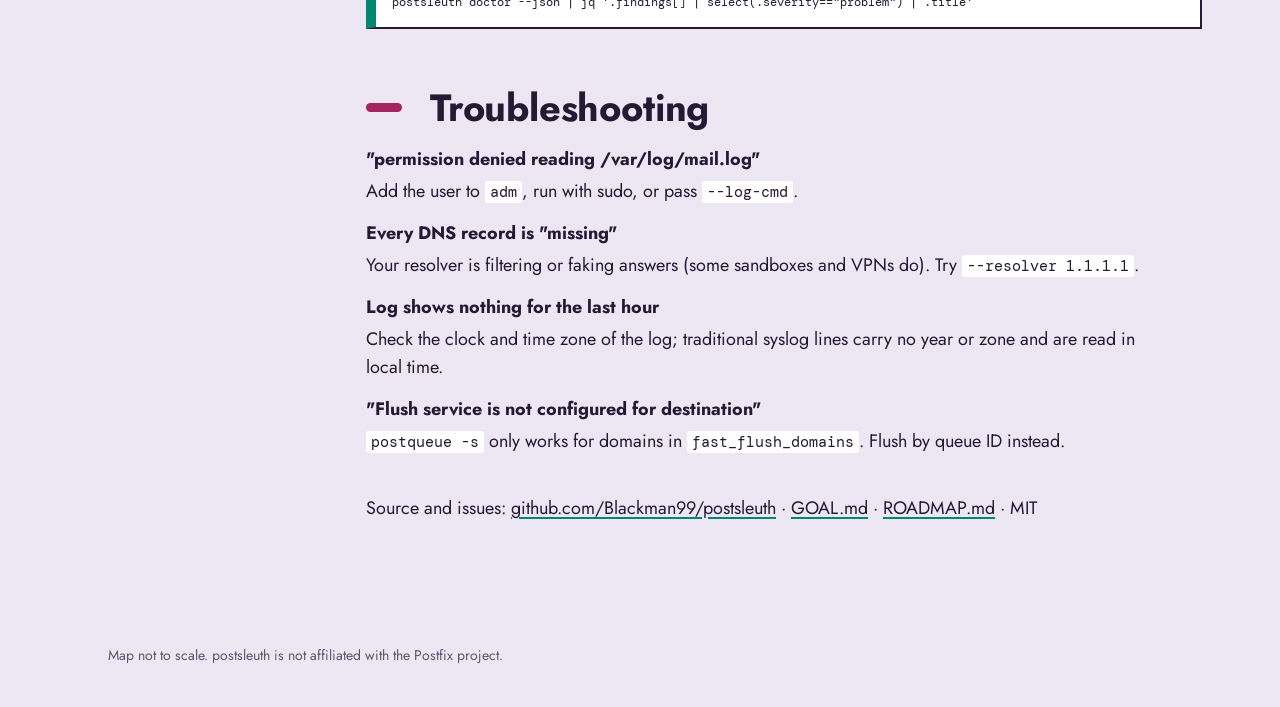
<file: site/docs/index.html>
<!doctype html>
<html lang="en"><head><meta charset="utf-8"><meta name="viewport" content="width=device-width, initial-scale=1">
<title>postsleuth docs: Postfix queue, log and DNS diagnosis (CLI + MCP)</title>
<meta name="description" content="postsleuth documentation: install, doctor, queue, qshape, one queued message (redacted headers), mail log, trace, trend, Gmail / Microsoft / Yahoo recovery playbooks, SPF/DKIM/DMARC/PTR checks, MCP server setup, failure categories, safety model.">
<link rel="canonical" href="https://blackman99.github.io/postsleuth/docs/">
<link rel="icon" href="https://blackman99.github.io/postsleuth/favicon.svg" type="image/svg+xml">
<meta property="og:type" content="website"><meta property="og:site_name" content="postsleuth">
<meta property="og:url" content="https://blackman99.github.io/postsleuth/docs/">
<meta property="og:title" content="postsleuth docs"><meta property="og:description" content="Install, commands, MCP setup, failure categories and the safety model.">
<meta property="og:image" content="https://blackman99.github.io/postsleuth/og-image.png"><meta property="og:image:width" content="1200"><meta property="og:image:height" content="630">
<meta property="og:image:alt" content="postsleuth network map of Postfix">
<meta name="twitter:card" content="summary_large_image"><meta name="twitter:image" content="https://blackman99.github.io/postsleuth/og-image.png">
<meta name="twitter:title" content="postsleuth docs"><meta name="twitter:description" content="Install, commands, MCP setup, failure categories and the safety model.">
<link rel="preload" href="../fonts/jost-500.woff2" as="font" type="font/woff2" crossorigin>
<link rel="stylesheet" href="../style.css"><link rel="stylesheet" href="docs.css">
</head><body>
<a class="skip" href="#content">Skip to content</a>
<header class="topbar"><a class="brand" href="../"><img src="../logo.svg" width="34" height="34" alt=""> postsleuth</a>
<nav aria-label="Main"><a href="../">Home</a><a href="#mcp">MCP</a><a href="../blog/">Blog</a><a href="https://github.com/Blackman99/postsleuth">GitHub</a></nav></header>
<div class="docs">
<nav class="route" aria-label="Contents"><ol>
<li><a href="#install">Install</a></li><li><a href="#quick">Quick start</a></li><li><a href="#doctor">doctor</a></li><li><a href="#queue">queue &amp; shape</a></li>
<li><a href="#message">message</a></li><li><a href="#log">log &amp; trace</a></li><li><a href="#trend">trend</a></li><li><a href="#playbook">playbook</a></li><li><a href="#dns">dns</a></li><li><a href="#mcp">MCP server</a></li><li><a href="#tools">Tool reference</a></li>
<li><a href="#categories">Failure categories</a></li><li><a href="#sources">Where data comes from</a></li><li><a href="#safety">Changing the queue</a></li><li><a href="#scripts">JSON &amp; exit codes</a></li><li><a href="#faq">Troubleshooting</a></li>
</ol></nav>
<main id="content" class="doc">
<h1>postsleuth docs</h1>
<p class="lead">postsleuth answers one question: <strong>why isn't this Postfix server delivering mail?</strong> It reads the queue, the mail log and DNS, never changes anything unless you opt in, and speaks MCP so an AI agent can do the digging for you.</p>

<h2 id="install">Install</h2>
<pre><code>go install github.com/Blackman99/postsleuth/cmd/postsleuth@latest</code></pre>
<p>Or download a static binary (linux, darwin, windows; amd64 and arm64) from <a href="https://github.com/Blackman99/postsleuth/releases/latest">GitHub Releases</a>, unpack it, and put <code>postsleuth</code> on your <code>PATH</code>. It has no runtime dependencies. On the mail host it calls the Postfix tools that are already there: <code>postqueue</code>, <code>postconf</code>, <code>postcat</code> and, only when you allow it, <code>postsuper</code>.</p>

<h2 id="quick">Quick start</h2>
<pre><code>postsleuth doctor                 # everything, with next steps
postsleuth queue                  # what is stuck and why
postsleuth shape                  # which destination, since when
postsleuth message F543B5DFCE     # one queued message: route, DKIM, headers (redacted)
postsleuth log --since 24h        # what happened
postsleuth trend --domain gmail.com # deferral rate over time
postsleuth playbook               # Gmail / Microsoft / Yahoo recovery steps
postsleuth trace bob@example.org  # one message, start to finish
postsleuth dns example.com --ip 203.0.113.7</code></pre>
<p>Run it as a user that can read the mail log. On Debian and Ubuntu that is the <code>adm</code> group (<code>sudo usermod -aG adm $USER</code>). <code>postqueue -j</code> is allowed for every user by default (<code>authorized_mailq_users</code>).</p>
<p>For a worked example with real output, read <a href="../blog/stuck-postfix-mail.html">Diagnosing stuck mail with postsleuth</a> (<a href="../blog/stuck-postfix-mail.zh.html" lang="zh-CN">中文版</a>).</p>

<h2 id="doctor">doctor</h2>
<p><code>postsleuth doctor</code> combines the queue summary, a qshape of the deferred queue, log outcomes and destination deferral trends for the window (<code>--since</code>, default 24h) and the DNS checks for your sending domain. It ends with a list of findings (including worsening high-volume destinations) and exits <code>1</code> if any is a problem.</p>
<pre><code>postsleuth doctor [--since 24h] [--domain example.com] [--ip 203.0.113.7] [--selector mail] [--no-dns] [--no-log] [--json]</code></pre>
<p>The sending domain defaults to <code>myorigin</code> (or <code>mydomain</code>). The sending IP defaults to <code>smtp_bind_address</code>, else the public A/AAAA records of <code>myhostname</code> when there is no <code>relayhost</code>. DKIM selectors are read from opendkim's "DKIM-Signature field added (s=…, d=…)" log lines, else common names are probed.</p>

<h2 id="queue">queue &amp; shape</h2>
<pre><code>postsleuth queue [--queue deferred] [--domain .outlook.com] [--sender billing@] [--reason "4.7.28"] [--category rate_limit] [--min-age 2h]
postsleuth queue --list --category timeout --limit 20
postsleuth shape [deferred|active|hold|incoming|all] [--by sender] [--top 20]</code></pre>
<p>The summary groups recipients by normalised delay reason (addresses, IPs and tracking IDs are stripped so identical failures group together), classifies each group, and lists the domains it affects. <code>--domain</code> with a leading dot also matches subdomains.</p>
<p><code>shape</code> is the <a href="https://www.postfix.org/QSHAPE_README.html">qshape</a> view: rows are domains, columns are message age in minutes (5, 10, 20, … 1280, 1280+), each message counted once per domain. A row that fills the left columns is a fresh problem; one that fills the right is old. <code>--by sender</code> is how you find the compromised account behind a spam run.</p>

<h2 id="message">message</h2>
<pre><code>postsleuth message QUEUE_ID [--json] [--unredacted] [--message-file postcat.txt]</code></pre>
<p>The queue tells you a message is stuck; <code>message</code> tells you what the stuck message <em>is</em>. It runs <code>postcat -e -h -q QUEUE_ID</code> (envelope and headers; the body is never requested, and body lines in a saved file are dropped unread) and joins it with the message's <code>postqueue -j</code> entry:</p>
<ul>
<li><strong>Where and since when:</strong> the queue it sits in (deferred, hold, active…), arrival time and age, size.</li>
<li><strong>Who it is waiting for:</strong> every envelope recipient with its status (pending, delivered, cancelled), the full delay reason, its category and hint, and the provider playbook when Gmail, Microsoft or Yahoo is the one refusing it.</li>
<li><strong>Route:</strong> the <code>Received:</code> hops oldest first, with protocol, TLS version, queue IDs and the time spent between hops. Local submissions (sendmail/pickup) are named as such.</li>
<li><strong>Authentication:</strong> the From: domain, each DKIM signature's <code>d=</code> and <code>s=</code>, and whether it aligns with From: (organisational domain, so <code>news.example.co.uk</code> aligns with <code>example.co.uk</code>), which is what DMARC checks.</li>
<li><strong>Notes</strong> that predict a refusal: several From: headers, no Message-ID or Date, no DKIM signature or a non-aligned one, bulk mail without <code>List-Unsubscribe</code> or without RFC 8058 one-click (which Gmail and Yahoo require from bulk senders), a message on hold.</li>
</ul>
<p><strong>Redacted by default.</strong> Domains stay (they are what you diagnose); local parts become stable pseudonyms, so <code>[user-2]@gmail.com</code> is the same person everywhere in the report. Display names, the subject (only its length is shown), Message-ID local parts, References and unknown <code>X-</code> headers are hidden; authenticated submission hops lose the client's IP and login; DKIM signatures keep their tags but lose <code>b=</code> and <code>bh=</code>. Headers that look like credentials (<code>Authorization</code>, <code>Cookie</code>, <code>X-Api-Key</code>, anything named token, secret, password or session) are removed. <code>--unredacted</code> shows addresses and the subject as stored, on the CLI only: credentials stay removed and the body is still never read. The MCP tool has no way to turn redaction off.</p>
<p>Queue IDs are checked against Postfix's two formats before anything runs: short (hex, <code>F543B5DFCE</code>) and long (<code>4bNqJx2rG9z1Hk</code>, with <code>enable_long_queue_ids</code>). <code>ALL</code>, options and anything else are refused. An ID that is no longer queued points you to <code>postsleuth trace ID</code>. <code>--message-file</code> reads a saved <code>postcat -e -h -q</code> output (<code>-</code> for stdin) for offline analysis.</p>

<h2 id="log">log &amp; trace</h2>
<pre><code>postsleuth log [--since 1h|24h|7d|all] [--domain gmail.com] [--top 15]
postsleuth trace 4F2A1C3B9
postsleuth trace bob@example.org --since 7d</code></pre>
<p><code>log</code> reports totals (received, sent, deferred attempts, bounced, expired, smtpd rejects), per-domain outcomes, domains whose latest attempt was a deferral ("still failing"), grouped deferral reasons, bounce causes and reject reasons, each with a category and hint. For the same data over time, use <a href="#trend"><code>trend</code></a>.</p>
<p><code>trace</code> prints every line for each matching queue ID (smtpd, pickup, cleanup, qmgr, smtp/local, bounce) and its final status. Matching by address also pulls in the non-delivery notice Postfix generated for a bounce.</p>


<h2 id="trend">trend</h2>
<pre><code>postsleuth trend [--since 1h|24h|7d|all] [--domain gmail.com] [--bucket 15m|1h|4h|12h|1d] [--top 15]</code></pre>
<p><code>trend</code> buckets sent and deferred attempts by recipient domain over the window (bucket width defaults from <code>--since</code>: 15m for ≤2h, 1h for ≤24h, 4h for ≤3d, …). For each destination it shows the deferral rate per bucket and a direction — <code>improving</code>, <code>worsening</code>, <code>flat</code>, or <code>insufficient_data</code> — by comparing the early half of the window to the late half. Use it to answer "is Gmail getting better?" after you lower concurrency or wait out a rate limit. <code>doctor</code> surfaces worsening high-volume destinations as findings.</p>
<h2 id="playbook">playbook</h2>
<pre><code>postsleuth playbook [--since 24h]            # playbooks for what is failing here, from the queue and the log
postsleuth playbook gmail|microsoft|yahoo    # only one provider
postsleuth playbook gmail-4.7.28             # one playbook, every step and link
postsleuth playbook --reply "421-4.7.28 Gmail has detected an unusual rate …" [--domain gmail.com]
postsleuth playbook --list</code></pre>
<p>A category says <em>what kind</em> of failure it is. When the receiver is Gmail, Microsoft (Outlook.com, Hotmail, Microsoft 365) or Yahoo/AOL, the reply also names a provider code, and each provider has its own way back: Google's 4.7.28 recovery steps and Postmaster Tools, Microsoft's SNDS, JMRP and delist forms, Yahoo's Sender Hub and Complaint Feedback Loop. <code>playbook</code> recognises the provider from the MX that answered (<code>*.google.com</code>, <code>*.protection.outlook.com</code>, <code>*.yahoodns.net</code>…) or from the reply's own wording, picks the playbook for the code, and prints:</p>
<ul>
<li>what the code means and whether Postfix's retries can succeed (<span class="codes">temporary</span>) or are pointless (<span class="codes">permanent</span>);</li>
<li>how much mail it is costing you: deferred attempts, bounces, queued recipients and the domains affected;</li>
<li>ordered steps, written for Postfix (for Gmail 4.7.28: stop, then a dedicated <code>gmail</code> transport with <code>gmail_destination_concurrency_limit = 1</code>, then raise it one at a time);</li>
<li>the provider's own pages for that code.</li>
</ul>
<p><code>doctor</code> shows the same playbooks in a compact <code>PLAYBOOK</code> section (the verdict, the evidence and the first step), adds an <code>info</code> finding per playbook with the full steps and links in <code>--json</code>, and <code>queue</code> / <code>log</code> point at the playbook under each matching reason. Playbooks never change anything and postsleuth never contacts the providers: signing in to SNDS or filing a delist request is yours to do.</p>
<pre><code>PLAYBOOK 2 provider playbooks match what is failing here
  ! Gmail 4.7.28 · Gmail is rate limiting you: unusual rate of mail
         temporary (Postfix retries) · 82 deferred attempts · 150 queued · gmail.com, googlemail.com
      1  Send nothing to Gmail for at least 10 minutes. Don't flush the queue (postqueue -f, postsleuth
         flush): a burst of retries counts against you.
         + 5 more steps, 4 official links: postsleuth playbook gmail-4.7.28
  ✗ Microsoft S3150 · Outlook.com block list: your IP's network is blocked
         permanent (retrying won't help) · 38 deferred attempts · 14 bounced · 34 queued</code></pre>
<p>The built-in playbooks (<code>postsleuth playbook --list</code>). Codes are taken from the providers' published error pages; a playbook only cites pages that exist.</p>
<table class="playbooks"><thead><tr><th>Playbook</th><th>Codes · when</th><th>Official references</th></tr></thead><tbody>
<tr><td colspan="3" class="sep">Gmail / Google Workspace</td></tr>
<tr><td><code>gmail-4.7.28</code></td><td><span class="codes">421 4.7.28</span><br>Gmail is rate limiting you: unusual rate of mail</td><td class="refs"><a href="https://support.google.com/mail/answer/81126">Email sender guidelines</a><br><a href="https://support.google.com/a/answer/3726730">Gmail SMTP errors and codes</a><br><a href="https://postmaster.google.com/">Postmaster Tools (sign in)</a><br><a href="https://support.google.com/mail/answer/9981691">Set up Postmaster Tools</a></td></tr>
<tr><td><code>gmail-auth</code></td><td><span class="codes">4.7.26 / 5.7.26, 5.7.27, 5.7.30, 5.7.32, 5.7.40</span><br>Gmail: mail failed SPF, DKIM or DMARC checks</td><td class="refs"><a href="https://support.google.com/mail/answer/81126">Email sender guidelines</a><br><a href="https://support.google.com/a/answer/3726730">Gmail SMTP errors and codes</a><br><a href="https://support.google.com/a/answer/14229414">Email sender guidelines FAQ</a></td></tr>
<tr><td><code>gmail-ptr</code></td><td><span class="codes">421 4.7.0, 451 4.7.23, 550 5.7.25, 550 5.7.1 (IPv6)</span><br>Gmail: reverse DNS (PTR) missing or not forward-confirmed</td><td class="refs"><a href="https://support.google.com/mail/answer/81126">Email sender guidelines</a><br><a href="https://support.google.com/a/answer/3726730">Gmail SMTP errors and codes</a></td></tr>
<tr><td><code>gmail-tls</code></td><td><span class="codes">421 4.7.29 / 550 5.7.29, 421 4.7.0 (TLS required)</span><br>Gmail: mail must be sent over TLS</td><td class="refs"><a href="https://support.google.com/mail/answer/81126">Email sender guidelines</a><br><a href="https://support.google.com/a/answer/3726730">Gmail SMTP errors and codes</a></td></tr>
<tr><td><code>gmail-reputation</code></td><td><span class="codes">421 4.7.0, 550 5.7.1, 550 5.7.28</span><br>Gmail: blocked for low reputation or unsolicited mail</td><td class="refs"><a href="https://support.google.com/mail/answer/188131">How Gmail blocks messages</a><br><a href="https://postmaster.google.com/">Postmaster Tools (sign in)</a><br><a href="https://support.google.com/mail/answer/81126">Email sender guidelines</a><br><a href="https://support.google.com/mail/troubleshooter/2696779">Troubleshooting for senders</a><br><a href="https://support.google.com/mail/contact/gmail_bulk_sender_escalation">Sender contact form (mitigation)</a></td></tr>
<tr><td><code>gmail-relay-required</code></td><td><span class="codes">550 5.7.1</span><br>Gmail: this IP may not send mail directly</td><td class="refs"><a href="https://support.google.com/a/answer/3726730">Gmail SMTP errors and codes</a><br><a href="https://support.google.com/mail/answer/81126">Email sender guidelines</a></td></tr>
<tr><td colspan="3" class="sep">Microsoft (Outlook.com / Microsoft 365)</td></tr>
<tr><td><code>microsoft-s3150</code></td><td><span class="codes">550 5.7.1 (S3150 / S3140)</span><br>Outlook.com block list: your IP&#x27;s network is blocked</td><td class="refs"><a href="https://substrate.office.com/ip-domain-management-snds/Postmaster/Troubleshooting">Postmaster: troubleshooting, codes</a><br><a href="https://substrate.office.com/ip-domain-management-snds/SNDS">SNDS: IP status and data (sign in)</a><br><a href="https://substrate.office.com/ip-domain-management-snds/SNDS/Jmrp">JMRP: junk reports (in SNDS)</a><br><a href="https://olcsupport.office.com/">Outlook.com sender support form</a></td></tr>
<tr><td><code>microsoft-banned-ip</code></td><td><span class="codes">550 5.7.606-649</span><br>Microsoft 365: banned sending IP</td><td class="refs"><a href="https://learn.microsoft.com/en-us/defender-office-365/external-senders-use-the-delist-portal-to-unblock-yourself">Delist portal guide, fix 5.7.511</a><br><a href="https://sender.office.com/">Anti-Spam IP Delist Portal</a></td></tr>
<tr><td><code>microsoft-5.7.511</code></td><td><span class="codes">550 5.7.511</span><br>Microsoft 365: banned sender (needs a manual review)</td><td class="refs"><a href="https://learn.microsoft.com/en-us/defender-office-365/external-senders-use-the-delist-portal-to-unblock-yourself">Delist portal guide, fix 5.7.511</a></td></tr>
<tr><td><code>microsoft-rate-limit</code></td><td><span class="codes">451 4.7.650, 421 RP-001 / RP-002 / RP-003</span><br>Outlook.com is rate limiting you because of IP reputation</td><td class="refs"><a href="https://substrate.office.com/ip-domain-management-snds/Postmaster/Troubleshooting">Postmaster: troubleshooting, codes</a><br><a href="https://substrate.office.com/ip-domain-management-snds/SNDS">SNDS: IP status and data (sign in)</a><br><a href="https://substrate.office.com/ip-domain-management-snds/SNDS/Jmrp">JMRP: junk reports (in SNDS)</a><br><a href="https://olcsupport.office.com/">Outlook.com sender support form</a></td></tr>
<tr><td><code>microsoft-policy</code></td><td><span class="codes">550 SC-001..004, DY-001/002, OU-001/002</span><br>Outlook.com rejected the mail for policy reasons</td><td class="refs"><a href="https://substrate.office.com/ip-domain-management-snds/Postmaster/Troubleshooting">Postmaster: troubleshooting, codes</a><br><a href="https://substrate.office.com/ip-domain-management-snds/SNDS">SNDS: IP status and data (sign in)</a><br><a href="https://substrate.office.com/ip-domain-management-snds/SNDS/Jmrp">JMRP: junk reports (in SNDS)</a><br><a href="https://olcsupport.office.com/">Outlook.com sender support form</a></td></tr>
<tr><td><code>microsoft-5.7.515</code></td><td><span class="codes">550 5.7.515</span><br>Outlook.com: high-volume sender authentication required</td><td class="refs"><a href="https://substrate.office.com/ip-domain-management-snds/Postmaster/Troubleshooting">Postmaster: troubleshooting, codes</a><br><a href="https://substrate.office.com/ip-domain-management-snds/Postmaster/Policies">Postmaster: policies and guidelines</a></td></tr>
<tr><td><code>microsoft-exo-relay</code></td><td><span class="codes">550 5.7.705 / 5.7.708 / 5.7.750</span><br>Exchange Online refused mail relayed through a Microsoft 365 tenant</td><td class="refs"><a href="https://learn.microsoft.com/en-us/troubleshoot/exchange/email-delivery/ndr/fix-error-codes-550-5-7-703-550-5-7-705-550-5-7-708-550-5-7-750">Fix NDR 5.7.705, 5.7.708, 5.7.750</a></td></tr>
<tr><td colspan="3" class="sep">Yahoo / AOL</td></tr>
<tr><td><code>yahoo-tss09</code></td><td><span class="codes">[TSS09]</span><br>Yahoo: IP permanently deferred</td><td class="refs"><a href="https://senders.yahooinc.com/smtp-error-codes/#ts-errors">SMTP error codes: TS* deferrals</a><br><a href="https://senders.yahooinc.com/complaint-feedback-loop/">Complaint Feedback Loop (CFL)</a><br><a href="https://senders.yahooinc.com/best-practices/">Sender requirements</a><br><a href="https://senders.yahooinc.com/contact/">Sender support request</a></td></tr>
<tr><td><code>yahoo-deferred</code></td><td><span class="codes">421 4.7.0 [TSS04] and other [TS*]</span><br>Yahoo is deferring your mail (complaints, volume or reputation)</td><td class="refs"><a href="https://senders.yahooinc.com/smtp-error-codes/#ts-errors">SMTP error codes: TS* deferrals</a><br><a href="https://senders.yahooinc.com/best-practices/">Sender requirements</a><br><a href="https://senders.yahooinc.com/complaint-feedback-loop/">Complaint Feedback Loop (CFL)</a><br><a href="https://senders.yahooinc.com/contact/">Sender support request</a></td></tr>
<tr><td><code>yahoo-blocklist</code></td><td><span class="codes">553 5.7.1 [BL21] / [BL23]</span><br>Yahoo refuses your IP because of a blocklist</td><td class="refs"><a href="https://senders.yahooinc.com/smtp-error-codes/#5xx">SMTP error codes: 5xx errors</a><br><a href="https://www.spamhaus.org/">Spamhaus (IP lookup)</a><br><a href="https://senders.yahooinc.com/contact/">Sender support request</a></td></tr>
<tr><td><code>yahoo-auth</code></td><td><span class="codes">550 5.7.9 / 554 5.7.9 (authentication)</span><br>Yahoo: mail failed authentication</td><td class="refs"><a href="https://senders.yahooinc.com/smtp-error-codes/#authentication-failures">SMTP error codes: authentication</a><br><a href="https://senders.yahooinc.com/best-practices/">Sender requirements</a></td></tr>
<tr><td><code>yahoo-policy</code></td><td><span class="codes">554 5.7.9, [PH*]</span><br>Yahoo rejected the message for policy reasons</td><td class="refs"><a href="https://senders.yahooinc.com/smtp-error-codes/#ph-errors">SMTP error codes: content, policy</a><br><a href="https://senders.yahooinc.com/smtp-error-codes/#5xx">SMTP error codes: 5xx errors</a><br><a href="https://senders.yahooinc.com/best-practices/">Sender requirements</a><br><a href="https://senders.yahooinc.com/contact/">Sender support request</a></td></tr>
</tbody></table>
<p>Got a Gmail, Microsoft or Yahoo reply that finds no playbook? <code>postsleuth playbook --reply "…"</code> tells you; open an issue with the anonymised text.</p>

<h2 id="dns">dns</h2>
<pre><code>postsleuth dns [DOMAIN] [--ip 203.0.113.7] [--selector mail] [--helo mail.example.com] [--resolver 1.1.1.1]</code></pre>
<table><thead><tr><th>Check</th><th>What fails it</th></tr></thead><tbody>
<tr><td><code>mx</code></td><td>no MX (warn), null MX</td></tr>
<tr><td><code>spf</code></td><td>missing, more than one record, more than 10 DNS lookups (counted through includes), <code>+all</code>; <code>?all</code> or no <code>all</code> warn</td></tr>
<tr><td><code>spf-ip</code></td><td>the sending IP does not match (ip4/ip6/a/mx/include/redirect are evaluated; ptr/exists are not)</td></tr>
<tr><td><code>dkim</code></td><td>no key at <code>selector._domainkey</code>, revoked key, RSA under 1024 bits; 1024 bits or <code>t=y</code> warn</td></tr>
<tr><td><code>dmarc</code></td><td>missing or duplicated record, invalid <code>p=</code>; no <code>rua=</code> warns</td></tr>
<tr><td><code>ptr</code></td><td>no PTR, PTR that does not resolve back to the IP (FCrDNS); PTR name different from <code>myhostname</code> warns</td></tr>
</tbody></table>

<h2 id="mcp">MCP server</h2>
<p><code>postsleuth mcp</code> speaks the Model Context Protocol over stdio. Every tool is read-only and annotated as such.</p>
<h3>On the mail host (Claude Code, Cursor, Claude Desktop…)</h3>
<pre><code>claude mcp add postsleuth -- postsleuth mcp</code></pre>
<pre><code>{"mcpServers": {"postsleuth": {"command": "postsleuth", "args": ["mcp"]}}}</code></pre>
<h3>From your laptop over SSH</h3>
<pre><code>{"mcpServers": {"postsleuth": {"command": "ssh", "args": ["-T", "mx1.example.com", "postsleuth", "mcp"]}}}</code></pre>
<p>Use an SSH key and a user in the <code>adm</code> group. Nothing listens on the network.</p>
<h3>Postfix in Docker (docker-mailserver, mailcow, …)</h3>
<pre><code>{"mcpServers": {"postsleuth": {"command": "postsleuth",
  "args": ["mcp", "--wrap", "docker exec -i mailserver"]}}}</code></pre>
<p><code>--wrap</code> prefixes every Postfix command, and also reads the container's log (<code>maillog_file</code>, <code>/var/log/mail.log</code>, <code>/var/log/mail/mail.log</code>…) through it. For mailcow, the Postfix container is usually <code>mailcowdockerized-postfix-mailcow-1</code>, and the log is easiest via <code>--log-cmd "docker logs mailcowdockerized-postfix-mailcow-1"</code>.</p>
<p>Prompts that work well: "Why is mail to Gmail stuck?", "Outlook says S3150, what do I do?", "Which sender filled the deferred queue today?", "Did bob@example.org's message arrive?", "What is the oldest message to Gmail, and is its DKIM aligned?", "Is our SPF/DKIM/DMARC set up right for this IP?"</p>

<h2 id="tools">Tool reference</h2>
<p>Each tool returns structured JSON (with an output schema) plus the same JSON as text.</p>
<table class="tools"><thead><tr><th>Tool</th><th>What it does</th><th>Arguments</th></tr></thead><tbody>
<tr><td><code>postfix_doctor</code></td><td>One-call diagnosis of a Postfix server: queue summary, qshape of the deferred queue, log outcomes for the window, DNS authentication checks, and a list of findings with next steps.</td><td class='args'><code>since</code> log window (default 24h)<br><code>domain</code> sending domain for DNS checks<br><code>ips</code> sending IPs<br><code>skip_dns</code> do not run DNS checks</td></tr>
<tr><td><code>postfix_queue_summary</code></td><td>Summarise the Postfix queue (postqueue -j): counts per queue, top recipient and sender domains, delay reasons grouped and classified with hints, oldest message.</td><td class='args'><code>queue</code> only this queue: active, deferred, hold, incoming, maildrop or corrupt (default all)<br><code>top</code> max entries per list (default 10)</td></tr>
<tr><td><code>postfix_queue_list</code></td><td>List queued messages (queue ID, queue, arrival time, size, sender, recipients with delay reasons), filtered by queue, recipient domain, sender, reason text, reason category or minimum age.</td><td class='args'><code>queue</code> queue name filter, e.g. deferred<br><code>domain</code> recipient domain; a leading dot matches subdomains too<br><code>sender</code> substring of the envelope sender<br><code>reason_contains</code> case-insensitive substring of the delay reason<br><code>category</code> reason category id, e.g. rate_limit, auth, ptr, timeout<br><code>min_age</code> only messages older than this, e.g. 2h or 3d<br><code>limit</code> max messages returned (default 50)</td></tr>
<tr><td><code>postfix_queue_shape</code></td><td>qshape-style matrix of a queue: rows are recipient (or sender) domains, columns are message age buckets in minutes (5,10,20,...,1280+). Shows which destination is backing up and since when.</td><td class='args'><code>queue</code> queue to shape (default deferred; &#x27;all&#x27; for every queue)<br><code>by</code> recipient (default) or sender domain<br><code>top</code> max domains (default 20)</td></tr>
<tr><td><code>postfix_log_stats</code></td><td>Aggregate the Postfix mail log over a time window: totals (received, sent, deferred attempts, bounced, expired, smtpd rejects), per-domain outcomes, domains still failing, grouped deferral reasons and bounce causes with category and hint, and DKIM selectors seen in signing logs.</td><td class='args'><code>since</code> time window, e.g. 1h, 24h (default), 7d, or all<br><code>domain</code> only this recipient domain (leading dot = include subdomains)<br><code>top</code> max entries per list (default 15)</td></tr>
<tr><td><code>postfix_log_trend</code></td><td>Per-destination deferral rate over time buckets: sent/deferred counts and rate per bucket, plus a direction (improving / worsening / flat / insufficient_data) comparing the early vs late half of the window.</td><td class='args'><code>since</code> time window, e.g. 1h, 24h (default), 7d, or all<br><code>domain</code> only this recipient domain (leading dot = include subdomains)<br><code>bucket</code> bucket size, e.g. 15m, 1h, 4h, 12h, 1d (default: auto from window)<br><code>top</code> max destinations (default 15)</td></tr>
<tr><td><code>postfix_log_trace</code></td><td>Follow one message through the log by queue ID or email address: every line for each matching queue ID (smtpd, cleanup, qmgr, smtp/local, bounce notifications) and its final status.</td><td class='args'><code>query</code> a queue ID (e.g. 4F2A1C3B9) or an email address<br><code>since</code> time window (default 7d)<br><code>limit</code> max messages (default 20, newest kept)</td></tr>
<tr><td><code>mail_dns_check</code></td><td>Check the DNS records receivers use to accept or reject your mail: MX, SPF (syntax, 10-lookup limit, whether the sending IP is authorised), DKIM selector keys (presence, key size), DMARC policy and reporting, PTR with forward confirmation (FCrDNS) against myhostname.</td><td class='args'><code>domain</code> sending domain (default: myorigin/mydomain from postconf)<br><code>ips</code> sending IPs to check SPF authorisation and PTR/FCrDNS for (default: smtp_bind_address or myhostname&#x27;s public A/AAAA)<br><code>selectors</code> DKIM selectors (default: taken from opendkim log lines, else common names are probed)</td></tr>
<tr><td><code>postfix_config</code></td><td>Delivery-relevant non-default Postfix settings from postconf -n (relayhost, TLS policy, SASL, concurrency/rate limits, queue lifetimes, domains, milters). Secret-looking values are redacted.</td><td class='args'>none</td></tr>
<tr><td><code>postfix_provider_playbook</code></td><td>Recovery playbooks for Gmail / Google Workspace, Microsoft (Outlook.com, Microsoft 365) and Yahoo / AOL: what the code means, whether Postfix's retries can succeed, ordered Postfix-specific steps and the provider's official pages. With no arguments it scans the queue and log and returns the playbooks for what is failing, with evidence counts and domains; <code>reply</code> looks up one pasted reply; <code>id</code> returns one playbook.</td><td class='args'><code>reply</code> one SMTP reply or delay reason to look up<br><code>domain</code> recipient domain of <code>reply</code>, when it names no host<br><code>id</code> one playbook, e.g. gmail-4.7.28<br><code>provider</code> gmail, microsoft or yahoo (server scan)<br><code>since</code> log window for the scan (default 24h)</td></tr>
<tr><td><code>postfix_queue_message</code></td><td>Envelope and headers of one queued message (<code>postcat -e -h -q</code>; the body is never read): queue, age, size, recipients with status and classified delay reasons, Received hops oldest first with TLS, DKIM signatures and alignment with From:, header notes that predict a refusal. Always redacted: domains kept, local parts pseudonymised, subject and personal values hidden, credential headers removed.</td><td class='args'><code>queue_id</code> one queue ID from <code>postfix_queue_list</code> (short hex or long form; <code>ALL</code> refused)</td></tr>
<tr><td><code>postfix_reason_categories</code></td><td>List the failure categories postsleuth assigns to delay/bounce reasons, with the hint for each.</td><td class='args'>none</td></tr>
<tr><td colspan="3" class="sep">Only with <code>--allow-mutations</code>, each also needs <code>confirm: true</code>:</td></tr>
<tr><td><code>postfix_queue_flush</code></td><td>Retry now: queue IDs (<code>postqueue -i</code>), one site (<code>postqueue -s</code>, needs <code>fast_flush_domains</code>), or everything (<code>postqueue -f</code>).</td><td class="args"><code>queue_ids</code>, <code>site</code>, <code>all</code>, <code>confirm</code></td></tr>
<tr><td><code>postfix_queue_requeue</code></td><td><code>postsuper -r</code> by queue ID.</td><td class="args"><code>queue_ids</code>, <code>confirm</code></td></tr>
<tr><td><code>postfix_queue_hold</code> / <code>_release</code></td><td><code>postsuper -h</code> / <code>-H</code> by queue ID.</td><td class="args"><code>queue_ids</code>, <code>confirm</code></td></tr>
<tr><td><code>postfix_queue_delete</code></td><td><code>postsuper -d</code> by queue ID. Annotated destructive. <code>ALL</code> is refused.</td><td class="args"><code>queue_ids</code>, <code>confirm</code></td></tr>
</tbody></table>

<h2 id="categories">Failure categories</h2>
<p>Every delay reason, bounce text and reject is classified by its SMTP enhanced status code and wording. First match wins, in this order:</p>
<table><thead><tr><th>Category</th><th>Hint postsleuth gives</th></tr></thead><tbody>
<tr><td><code>loop</code></td><td>Postfix thinks it is the destination: check mydestination, myhostname and virtual domains, or the MX points back at this host.</td></tr>
<tr><td><code>relay_denied</code></td><td>The next hop refuses to relay for you: check relayhost, SASL credentials, or the recipient domain is not hosted there.</td></tr>
<tr><td><code>sasl_auth</code></td><td>Login to the relay host failed: check smtp_sasl_password_maps (and run postmap after editing it).</td></tr>
<tr><td><code>blocklist</code></td><td>The receiver rejects your IP or domain because of a blocklist entry: look the IP up (Spamhaus, Microsoft SNDS) and request delisting after fixing the cause.</td></tr>
<tr><td><code>ptr</code></td><td>The receiver requires reverse DNS: set a PTR for your sending IP that resolves back to the same IP (FCrDNS), ideally matching myhostname.</td></tr>
<tr><td><code>auth</code></td><td>The receiver could not authenticate your mail: check SPF covers this IP, DKIM signs with a published selector, and DMARC aligns (postsleuth dns DOMAIN).</td></tr>
<tr><td><code>greylisting</code></td><td>Greylisting: normal, Postfix retries automatically. Only a problem if it persists for hours.</td></tr>
<tr><td><code>rate_limit</code></td><td>The receiver is throttling you: lower smtp_destination_concurrency_limit / add smtp_destination_rate_delay for that domain, and check your sending reputation.</td></tr>
<tr><td><code>recipient_unknown</code></td><td>The mailbox does not exist: fix or remove the address (check for typos).</td></tr>
<tr><td><code>mailbox_full</code></td><td>The recipient&#x27;s mailbox is full: nothing to fix on your side; the sender should use another channel.</td></tr>
<tr><td><code>size</code></td><td>The message is larger than the receiver accepts.</td></tr>
<tr><td><code>tls</code></td><td>TLS negotiation failed: check smtp_tls_security_level / smtp_tls_policy_maps for that destination and the system CA bundle (smtp_tls_CAfile).</td></tr>
<tr><td><code>dns</code></td><td>DNS lookup for the destination failed: check the domain exists and has MX/A records, and that this server&#x27;s resolver works (dig MX domain).</td></tr>
<tr><td><code>timeout</code></td><td>Connections to port 25 time out: many providers block outbound port 25, so test with nc -vz MX 25 and use a relayhost if blocked.</td></tr>
<tr><td><code>connect</code></td><td>Could not connect to the destination: the remote server is down or unreachable, or outbound port 25 is blocked.</td></tr>
<tr><td><code>policy</code></td><td>The receiver&#x27;s policy rejected the message (spam or content filter). Read the full reply text; check authentication and the message content.</td></tr>
<tr><td><code>other</code></td><td>Read the full reply text from the remote server.</td></tr>
</tbody></table>
<p>Seen a reply that lands in <code>other</code>? Open an issue with the (anonymised) text.</p>

<h2 id="sources">Where data comes from</h2>
<ul>
<li><strong>Queue:</strong> <code>postqueue -j</code> (Postfix 3.1+). Or a saved snapshot: <code>--queue-file queue.json</code> (<code>-</code> for stdin), handy for analysing a customer's server offline.</li>
<li><strong>Log:</strong> <code>--log FILE</code> (repeatable, <code>.gz</code> fine, <code>-</code> for stdin), or <code>--log-cmd "journalctl -u postfix@- -o short-iso"</code>. Without either: Postfix's <code>maillog_file</code>, then <code>/var/log/mail.log</code>, <code>/var/log/maillog</code>, <code>/var/log/mail/mail.log</code>, <code>/var/log/postfix.log</code>, then journald (mail facility). Traditional syslog, RFC 3339 and journald <code>short-iso</code> timestamps are understood; multi-instance names like <code>postfix-out/smtp</code> too.</li>
<li><strong>One message:</strong> <code>postcat -e -h -q ID</code> (envelope records and headers only), or a saved copy with <code>--message-file</code>.</li>
<li><strong>Config:</strong> <code>postconf -n</code> and <code>postconf -x</code>. Parameters whose names look like secrets are redacted.</li>
<li><strong>DNS:</strong> the system resolver, or <code>--resolver IP</code>.</li>
</ul>

<h2 id="safety">Changing the queue</h2>
<p>postsleuth is read-only unless the process was started with <code>--allow-mutations</code>. That flag is chosen by whoever configures the MCP server, not by the agent, so a model cannot grant itself write access. When it is set:</p>
<ul>
<li>the CLI accepts <code>flush</code>, <code>requeue</code>, <code>hold</code>, <code>release</code> and <code>delete</code>;</li>
<li>the MCP server adds the five tools above, annotated as non-read-only (delete as destructive), and each refuses to run without <code>confirm: true</code>;</li>
<li>operations take explicit queue IDs, each checked against Postfix's short (hex) and long queue ID formats, so <code>ALL</code>, options and shell characters are rejected before anything runs. Commands are executed directly, never through a shell.</li>
</ul>
<p>Before flushing a destination that is rate-limiting you (Gmail <code>4.7.28</code>), don't: a burst of retries makes it worse. Fix the cause, wait, and let Postfix's backoff work.</p>

<h2 id="scripts">JSON &amp; exit codes</h2>
<p>Every command takes <code>--json</code>. Exit codes: <code>0</code> fine · <code>1</code> problems found (<code>doctor</code>, or a failing check in <code>dns</code>) · <code>2</code> error or refused. <code>NO_COLOR=1</code> or <code>--no-color</code> disables colour.</p>
<pre><code>postsleuth doctor --json | jq '.findings[] | select(.severity=="problem") | .title'</code></pre>

<h2 id="faq">Troubleshooting</h2>
<dl>
<dt>"permission denied reading /var/log/mail.log"</dt><dd>Add the user to <code>adm</code>, run with sudo, or pass <code>--log-cmd</code>.</dd>
<dt>Every DNS record is "missing"</dt><dd>Your resolver is filtering or faking answers (some sandboxes and VPNs do). Try <code>--resolver 1.1.1.1</code>.</dd>
<dt>Log shows nothing for the last hour</dt><dd>Check the clock and time zone of the log; traditional syslog lines carry no year or zone and are read in local time.</dd>
<dt>"Flush service is not configured for destination"</dt><dd><code>postqueue -s</code> only works for domains in <code>fast_flush_domains</code>. Flush by queue ID instead.</dd>
</dl>
<p class="foot">Source and issues: <a href="https://github.com/Blackman99/postsleuth">github.com/Blackman99/postsleuth</a> · <a href="https://github.com/Blackman99/postsleuth/blob/main/GOAL.md">GOAL.md</a> · <a href="https://github.com/Blackman99/postsleuth/blob/main/ROADMAP.md">ROADMAP.md</a> · MIT</p>
</main></div>
<footer><div class="wrap">Map not to scale. postsleuth is not affiliated with the Postfix project.</div></footer>
</body></html>
</file>
<file: .github/assets/og.html>
<!doctype html><html><head><meta charset="utf-8"><style>
@font-face{font-family:Jost;src:url(../../site/fonts/jost-400.woff2) format("woff2");font-weight:400;font-display:swap}
@font-face{font-family:Jost;src:url(../../site/fonts/jost-500.woff2) format("woff2");font-weight:500;font-display:swap}
@font-face{font-family:Jost;src:url(../../site/fonts/jost-700.woff2) format("woff2");font-weight:700;font-display:swap}
@font-face{font-family:"DM Mono";src:url(../../site/fonts/dmmono-400.woff2) format("woff2");font-weight:400;font-display:swap}
@font-face{font-family:"DM Mono";src:url(../../site/fonts/dmmono-500.woff2) format("woff2");font-weight:500;font-display:swap}
:root{--mist:#ece7f3;--panel:#f7f4fb;--ink:#241a33;--jade:#00876f;--mul:#a3245e;--slate:#7d7891;--line:#d9d1e6}
*{box-sizing:border-box}
html{scroll-behavior:smooth}
body{margin:0;background:var(--mist);color:var(--ink);font:400 18px/1.55 Jost,system-ui,sans-serif;-webkit-font-smoothing:antialiased}
code,pre{font-family:"DM Mono",ui-monospace,monospace;font-size:.84em}
a{color:var(--ink);text-decoration-color:var(--jade);text-decoration-thickness:2px;text-underline-offset:3px}
a:hover{color:var(--jade)}
.skip{position:absolute;left:-999px}.skip:focus{left:12px;top:12px;background:#fff;padding:6px 10px;z-index:9}
:focus-visible{outline:3px solid var(--jade);outline-offset:2px}
.wrap{max-width:1120px;margin:0 auto;padding:0 28px}
.topbar{display:flex;align-items:center;justify-content:space-between;padding:14px 28px;max-width:1260px;margin:0 auto}
.brand{display:flex;align-items:center;gap:10px;font-weight:700;font-size:21px;text-decoration:none;letter-spacing:.01em}
.topbar nav{display:flex;gap:22px;font-weight:500;font-size:16px}
.topbar nav a{text-decoration:none}
.topbar nav a:hover{text-decoration:underline}

/* ---------- network map hero ---------- */
.map{padding:0 16px 8px}
.map-frame{position:relative;max-width:min(1260px,calc((100vh - 86px) * 1.714));margin:0 auto;background:var(--panel);border:2px solid var(--ink);border-radius:2px}
#netmap{display:block;width:100%;height:auto}
.ln{stroke-width:10}
.jade{stroke:var(--jade)}.mul{stroke:var(--mul)}.slate{stroke:var(--slate)}
.ln.bounce{stroke:var(--ink);stroke-width:5;stroke-dasharray:2 11}
.st circle,.st rect{fill:#fff;stroke:var(--ink);stroke-width:4}
.st .disrupted,.st .loopst{stroke:var(--mul)}
.lbl text{font:500 17px Jost,sans-serif;fill:var(--ink)}
.lbl .sub{font:400 13px "DM Mono",monospace;fill:#5d5470}
.lbl .mulc{fill:var(--mul)}
.ntext{font:700 13px Jost,sans-serif;fill:#fff}
.train{fill:var(--ink);stroke:#fff;stroke-width:2.5}
.train.stuck{fill:#fff;stroke:var(--mul);stroke-width:3.5}
.train.back{fill:#fff;stroke:var(--ink);stroke-width:3}
.cartouche{position:absolute;right:2%;top:62%;width:min(38%,440px);background:#fff;border:2px solid var(--ink);padding:18px 22px 16px}
.kicker{margin:0 0 4px;font:500 13px "DM Mono",monospace;color:#5d5470;letter-spacing:.02em}
.cartouche h1{margin:0 0 8px;font:700 clamp(26px,2.6vw,36px)/1.08 Jost,sans-serif;letter-spacing:-.01em}
.lede{margin:0 0 12px;font-size:16px;line-height:1.45}
.key{list-style:none;margin:0;padding:10px 0 0;border-top:1px solid var(--line);display:flex;flex-wrap:wrap;gap:6px 16px;font-size:14px}
.key li{display:flex;align-items:center;gap:7px}
.k{display:inline-block;width:26px;height:6px;border-radius:3px}
.k.jade{background:var(--jade)}.k.mul{background:var(--mul)}.k.slate{background:var(--slate)}
.k.bounce{height:0;border-top:4px dotted var(--ink);border-radius:0}

/* ---------- section headings ---------- */
section{padding:72px 0 8px}
h2{font:700 clamp(26px,3vw,38px)/1.1 Jost,sans-serif;margin:0 0 16px;display:flex;align-items:center;gap:14px;letter-spacing:-.005em}
.bar{display:inline-block;width:44px;height:10px;border-radius:5px;flex:none;box-shadow:0 0 0 4px #fff}
.bar.jade{background:var(--jade)}.bar.mul{background:var(--mul)}.bar.slate{background:var(--slate)}
.intro{max-width:760px;margin:0 0 26px}

/* ---------- status board ---------- */
.board{list-style:none;margin:0;padding:0;border-top:2px solid var(--ink)}
.board li{display:grid;grid-template-columns:14px minmax(170px,1.1fr) 150px 2.2fr;grid-template-rows:auto auto;column-gap:18px;padding:14px 0;border-bottom:1px solid var(--line);align-items:baseline}
.lc{grid-row:1/3;align-self:stretch;width:10px;border-radius:5px}
.lc.mul{background:var(--mul)}.lc.slate{background:var(--slate)}.lc.jade{background:var(--jade)}
.board b{font-weight:700;font-size:19px}
.board em{font-style:normal;font-weight:700;font-size:15px;text-transform:uppercase;letter-spacing:.06em;color:var(--slate)}
.board .sev em{color:var(--mul)}
.board .good em{color:var(--jade)}
.why{font-size:15px;color:#4a4060}
.why code{font-size:13px}
.next{grid-column:4;font-size:15px}
.board li>.why{grid-column:4}
.board li>.next::before{content:"→ ";color:var(--jade);font-weight:700}

/* ---------- strip maps ---------- */
.strip{position:relative;max-width:1180px;margin:10px auto 0;padding:0 20px}
.strip-svg{display:block;width:100%;height:40px;overflow:visible}
.sl{stroke-width:10;stroke-linecap:round;fill:none}
.strain{fill:var(--ink);stroke:#fff;stroke-width:2;opacity:0}
.stops{list-style:none;margin:-30px 0 0;padding:0;display:grid;grid-template-columns:repeat(5,minmax(0,1fr))}
.stops li{padding:0 14px 0 0;text-align:left}
.stops .dot{display:block;width:22px;height:22px;border-radius:50%;background:#fff;border:4px solid var(--ink);margin:0 0 14px 4px;transition:background .25s,transform .25s}
.stops li.lit .dot{background:var(--jade);transform:scale(1.15)}
.stops b{display:block;font-size:22px;font-weight:700}
.stops code{display:block;margin:2px 0 8px;color:var(--jade);font-weight:500}
.stops p{margin:0;font-size:16px;line-height:1.45}
.stops.tools{grid-template-columns:repeat(8,minmax(0,1fr))}
.stops.tools li{height:150px}
.stops.tools b{font:500 14px "DM Mono",monospace;display:inline-block;white-space:nowrap;transform:rotate(38deg);transform-origin:0 0;margin-left:14px}

/* ---------- qshape matrix ---------- */
.two{display:grid;grid-template-columns:1fr 1.35fr;gap:48px;align-items:start}
.mono-note{color:#4a4060;font-size:16px}
.matrix{background:#fff;border:2px solid var(--ink);padding:16px 16px 10px;overflow-x:auto}
.mx{display:grid;grid-template-columns:150px repeat(11,minmax(26px,1fr));align-items:center;row-gap:6px;min-width:520px}
.mx .h{font:500 12px "DM Mono",monospace;color:#5d5470;text-align:center}
.mx .d{font:500 15px Jost,sans-serif;white-space:nowrap;overflow:hidden;text-overflow:ellipsis;padding-right:8px}
.mx .c{display:flex;justify-content:center;align-items:center;height:30px}
.mx .c i{display:block;border-radius:50%;background:var(--mul);transform:scale(0);transition:transform .35s cubic-bezier(.3,1.4,.6,1)}
.mx.on .c i{transform:scale(1)}
.mx .t{font:500 13px "DM Mono",monospace;text-align:center}

/* ---------- MCP configs ---------- */
.agents .strip{margin-top:4px}
.cfgs{display:grid;grid-template-columns:repeat(auto-fit,minmax(320px,1fr));gap:18px;margin-top:20px}
.cfg{margin:0;background:#fff;border:2px solid var(--ink);border-left:10px solid var(--jade);padding:14px 16px;font-size:13px;line-height:1.5;overflow-x:auto;white-space:pre-wrap;word-break:break-word}
.cfg .c{color:#6d6480}

/* ---------- points ---------- */
.pl{stroke-width:10;fill:none;stroke-linecap:round;stroke-linejoin:round}
#siding{transition:stroke .3s}
.points.open #siding{stroke:var(--mul)}
#blade{transform-origin:170px 70px;transition:transform .5s cubic-bezier(.5,0,.2,1)}
.points.open #blade{transform:rotate(45deg)}
#shackle{transition:transform .35s}
.points.open #shackle{transform:translate(7px,-5px) rotate(28deg)}
.pt{font:500 16px Jost,sans-serif;fill:var(--ink)}.pt.sm{font:400 13px "DM Mono",monospace}
.lever{margin-top:12px;font:500 15px "DM Mono",monospace;background:#fff;color:var(--ink);border:2px solid var(--ink);padding:10px 16px;cursor:pointer;border-radius:22px}
.lever span{display:inline-block;margin-left:10px;padding:1px 10px;border-radius:10px;background:var(--slate);color:#fff}
.lever[aria-pressed=true] span{background:var(--mul)}

/* ---------- install ---------- */
.nameboard{position:relative;background:#fff;border:2px solid var(--ink);padding:20px 22px 20px 30px;max-width:820px;margin:8px 0 18px}
.nb-line{position:absolute;left:0;top:0;bottom:0;width:12px;background:var(--jade)}
.nameboard pre{margin:0;font-size:15px;line-height:1.8;white-space:pre-wrap;word-break:break-all}
.nameboard .p{color:var(--jade);user-select:none}
.links{font-weight:500}
footer{padding:64px 0 40px;font-size:14px;color:#5d5470}

@media (max-width:860px){
  body{font-size:17px}
  .topbar nav{gap:14px;font-size:15px}
  .topbar nav a:nth-child(-n+2){display:none}
  .map-scroll{overflow-x:auto;-webkit-overflow-scrolling:touch}
  #netmap{min-width:720px}
  .cartouche{position:static;width:auto;border:0;border-top:2px solid var(--ink)}
  .stops.tools li{height:auto}
  .board li{grid-template-columns:10px 1fr;row-gap:2px}
  .board li>b,.board li>em,.board li>.why,.board li>.next{grid-column:2}
  .lc{grid-row:1/5}
  .stops{grid-template-columns:1fr;margin:0;padding-left:36px;position:relative}
  .strip-svg{display:none}
  .stops::before{content:"";position:absolute;left:9px;top:8px;bottom:8px;width:10px;border-radius:5px;background:var(--jade)}
  .stops li{position:relative;padding:0 0 22px}
  .stops .dot{position:absolute;left:-34px;top:4px;margin:0}
  .stops.tools{grid-template-columns:1fr}
  .stops.tools b{writing-mode:horizontal-tb;transform:none;height:auto;margin:0}
  .two,.cfgs{grid-template-columns:1fr;gap:24px}
  section{padding-top:56px}
}
@media (prefers-reduced-motion:reduce){
  html{scroll-behavior:auto}
  *,*::before,*::after{transition:none!important;animation:none!important}
}

html,body{margin:0;width:var(--w);height:var(--h);overflow:hidden}
body{background:var(--mist)}
.og{position:relative;width:var(--w);height:var(--h);box-sizing:border-box;padding:22px;}
.og .frame{position:relative;width:100%;height:100%;background:var(--panel);border:3px solid var(--ink);overflow:hidden}
.og #netmap{position:absolute;left:-30px;top:-50px;width:1240px;height:auto}
.og .cart{position:absolute;right:26px;bottom:26px;width:520px;background:#fff;border:3px solid var(--ink);padding:24px 28px 20px}
.og .name{display:flex;align-items:center;gap:14px;font:700 46px/1 Jost;margin:0 0 10px}
.og .name img{width:58px;height:58px}
.og h1{font:700 34px/1.1 Jost;margin:0 0 10px}
.og p{font:400 19px/1.4 Jost;margin:0 0 12px}
.og .meta{font:500 15px "DM Mono";color:#5d5470;margin:0}
</style></head><body><div class="og"><div class="frame"><svg id="netmap" preserveAspectRatio="xMinYMid slice" viewBox="0 0 1200 700" role="img" aria-label="Network map of Postfix: smtpd and pickup feed cleanup, incoming and active; trains leave on the smtp and local lines; trains for gmail.com circle on the deferred loop; one returns on the dashed bounce line.">
    <defs>
      <pattern id="grid" width="20" height="20" patternUnits="userSpaceOnUse"><circle cx="1" cy="1" r="1" fill="#d9d1e6"/></pattern>
    </defs>
    <rect width="1200" height="700" fill="url(#grid)"/>
    <!-- casing (white under-stroke), then coloured lines -->
    <g class="casing" fill="none" stroke="#fff" stroke-width="18" stroke-linecap="round" stroke-linejoin="round">
      <path d="M100,180 H220 L320,280"/><path d="M100,380 H220 L320,280"/>
      <path d="M320,280 H800"/><path d="M800,280 L890,190 H1000"/><path d="M800,280 H1000"/><path d="M800,280 L890,370 H1000"/>
      <path d="M600,280 V160 L660,100 H1000"/>
      <path d="M600,280 L660,340 V440 L620,480 H580 L540,440 V340 Z"/>
      <path d="M440,280 V410"/>
      <path d="M720,280 V520 L680,560 H360 L320,520 V280"/>
    </g>
    <g fill="none" stroke-linecap="round" stroke-linejoin="round">
      <path class="ln jade" d="M100,180 H220 L320,280"/><path class="ln jade" d="M100,380 H220 L320,280"/>
      <path class="ln jade" d="M320,280 H800"/><path class="ln jade" d="M800,280 L890,190 H1000"/><path class="ln jade" d="M800,280 H1000"/><path class="ln jade" d="M800,280 L890,370 H1000"/>
      <path class="ln jade" d="M600,280 V160 L660,100 H1000"/>
      <path class="ln mul" d="M600,280 L660,340 V440 L620,480 H580 L540,440 V340 Z"/>
      <path class="ln slate" d="M440,280 V410"/>
      <path class="ln bounce" d="M720,280 V520 L680,560 H360 L320,520 V280"/>
    </g>
    <!-- hold buffer stop -->
    <path d="M424,418 H456" stroke="#241a33" stroke-width="6" stroke-linecap="round"/>
    <!-- gmail disruption marker -->
    <g class="notice" transform="translate(890,190)">
      <path d="M40,-14 l10,-18 l10,18 z" fill="#a3245e"/><text x="50" y="-17" text-anchor="middle" class="ntext">!</text>
    </g>
    <!-- trains layer -->
    <g>
<rect class="train" x="-13" y="-6" width="26" height="12" rx="6" transform="translate(200,180)"/>
<rect class="train" x="-13" y="-6" width="26" height="12" rx="6" transform="translate(390,280)"/>
<rect class="train" x="-13" y="-6" width="26" height="12" rx="6" transform="translate(860,220) rotate(-45)"/>
<rect class="train" x="-13" y="-6" width="26" height="12" rx="6" transform="translate(760,100)"/>
<rect class="train stuck" x="-13" y="-6" width="26" height="12" rx="6" transform="translate(660,390) rotate(90)"/>
<rect class="train stuck" x="-13" y="-6" width="26" height="12" rx="6" transform="translate(540,390) rotate(-90)"/>
<rect class="train stuck" x="-13" y="-6" width="26" height="12" rx="6" transform="translate(640,460) rotate(135)"/>
<rect class="train stuck" x="-13" y="-6" width="26" height="12" rx="6" transform="translate(630,310) rotate(45)"/>
<rect class="train back" x="-13" y="-6" width="26" height="12" rx="6" transform="translate(520,560) rotate(180)"/>
</g>
    <!-- stations -->
    <g class="st">
      <circle cx="100" cy="180" r="9"/><circle cx="100" cy="380" r="9"/>
      <rect x="306" y="266" width="28" height="28" rx="14"/>
      <circle cx="440" cy="280" r="9"/>
      <rect x="584" y="262" width="32" height="36" rx="16"/>
      <circle cx="720" cy="280" r="9"/>
      <circle cx="1000" cy="100" r="9"/><circle cx="1000" cy="190" r="9" class="disrupted"/><circle cx="1000" cy="280" r="9" class="disrupted"/><circle cx="1000" cy="370" r="9"/>
      <circle cx="600" cy="480" r="9" class="loopst"/>
      <circle cx="720" cy="500" r="7"/>
    </g>
    <g class="lbl">
      <text x="100" y="152" text-anchor="middle">smtpd</text><text x="100" y="212" text-anchor="middle" class="sub">from the internet</text>
      <text x="100" y="352" text-anchor="middle">pickup</text><text x="100" y="412" text-anchor="middle" class="sub">sendmail, apps</text>
      <text x="336" y="258">cleanup</text>
      <text x="446" y="258">incoming</text>
      <text x="600" y="240" text-anchor="end" dx="-14">active</text>
      <text x="734" y="306">smtp</text>
      <text x="1018" y="106">local mailboxes</text>
      <text x="1018" y="196">gmail.com</text><text x="1018" y="216" class="sub mulc">421 4.7.28 rate limited</text>
      <text x="1018" y="286">outlook.com</text><text x="1018" y="306" class="sub mulc">S3150 block list</text>
      <text x="1018" y="376">fastmail.com</text><text x="1018" y="396" class="sub">good service</text>
      <text x="466" y="424">hold</text>
      <text x="600" y="514" text-anchor="middle" class="mulc">deferred</text>
      <text x="600" y="534" text-anchor="middle" class="sub mulc" id="loopcount">205 waiting</text>
      <text x="706" y="505" text-anchor="end">bounce</text>
      <text x="520" y="584" text-anchor="middle" class="sub">returned to sender</text>
    </g>
  </svg>
<div class="cart"><div class="name"><img src="../../site/logo.svg">postsleuth</div>
<h1>Why isn't Postfix delivering?</h1>
<p>Queue, qshape, mail-log reasons and SPF/DKIM/DMARC/PTR in one read-only report, for you or your AI agent.</p>
<p class="meta">CLI + MCP server · one Go binary · MIT</p></div></div></div></body></html>
</file>
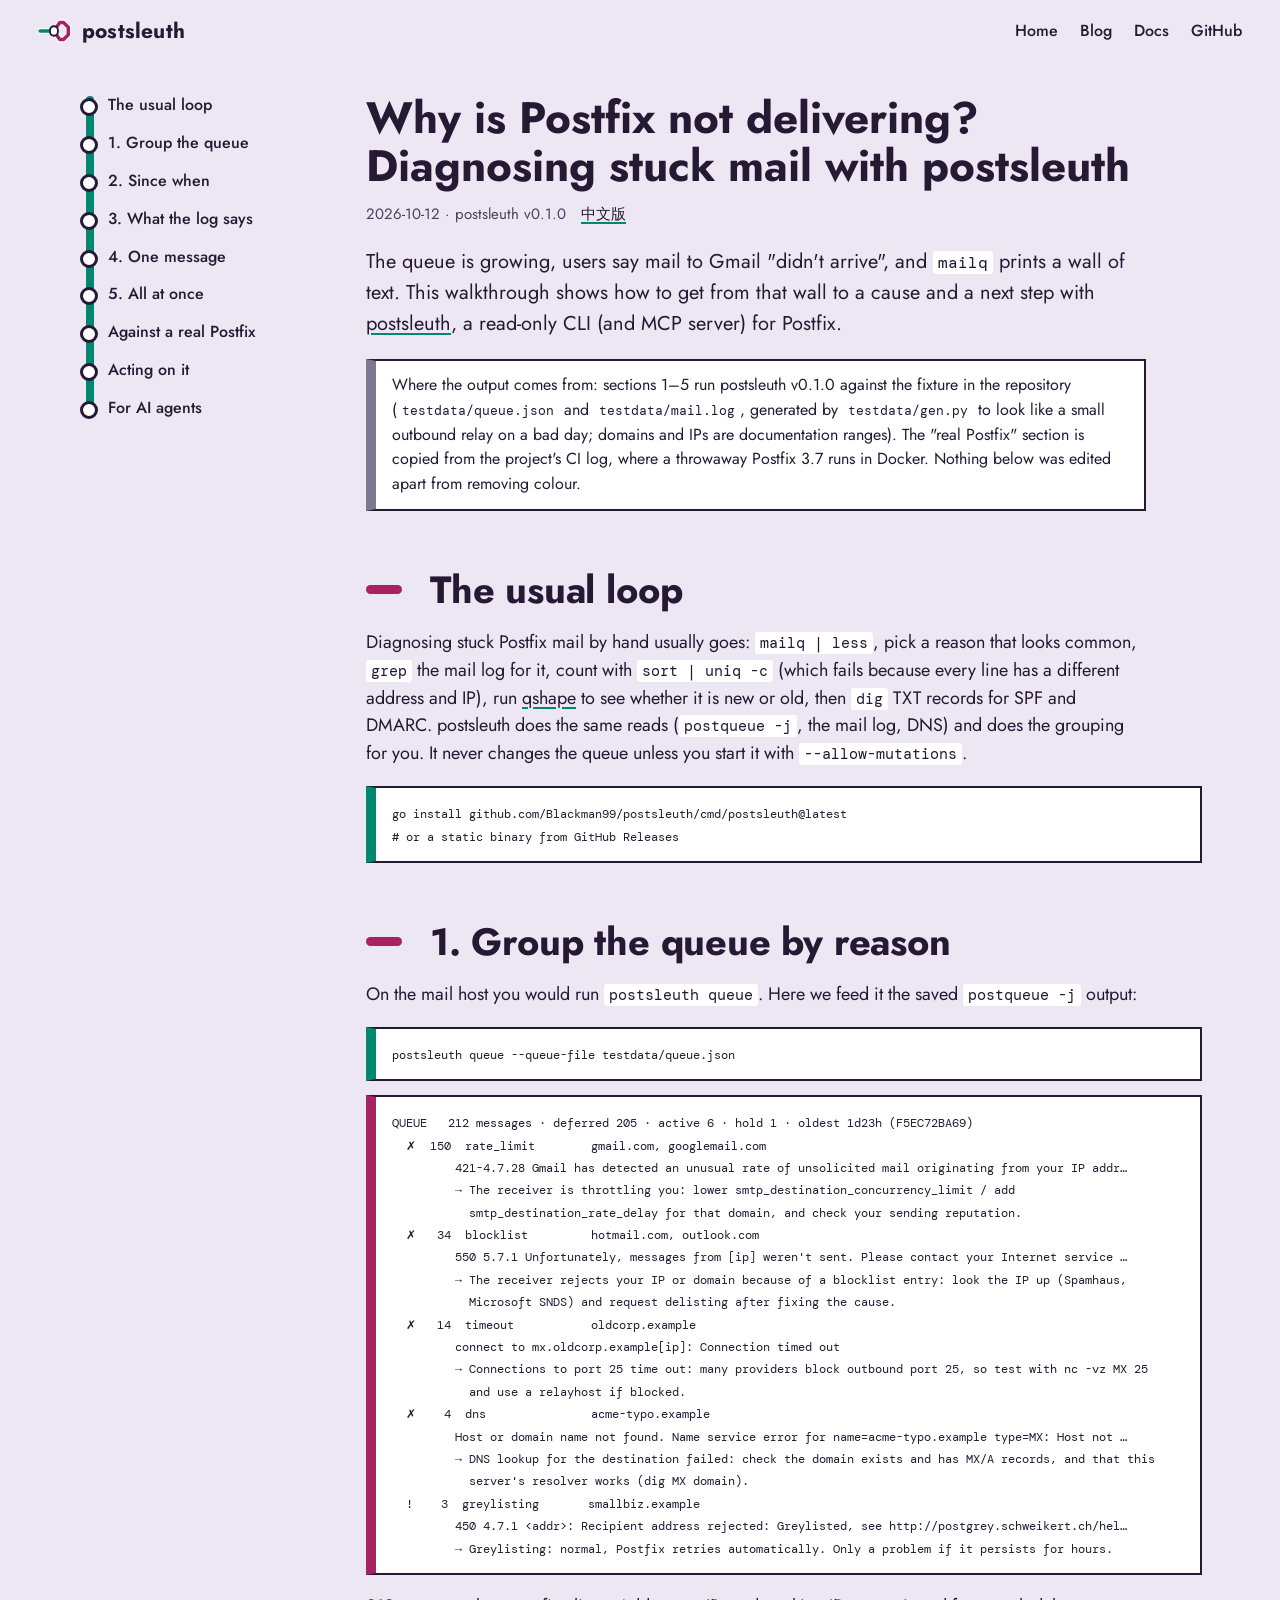
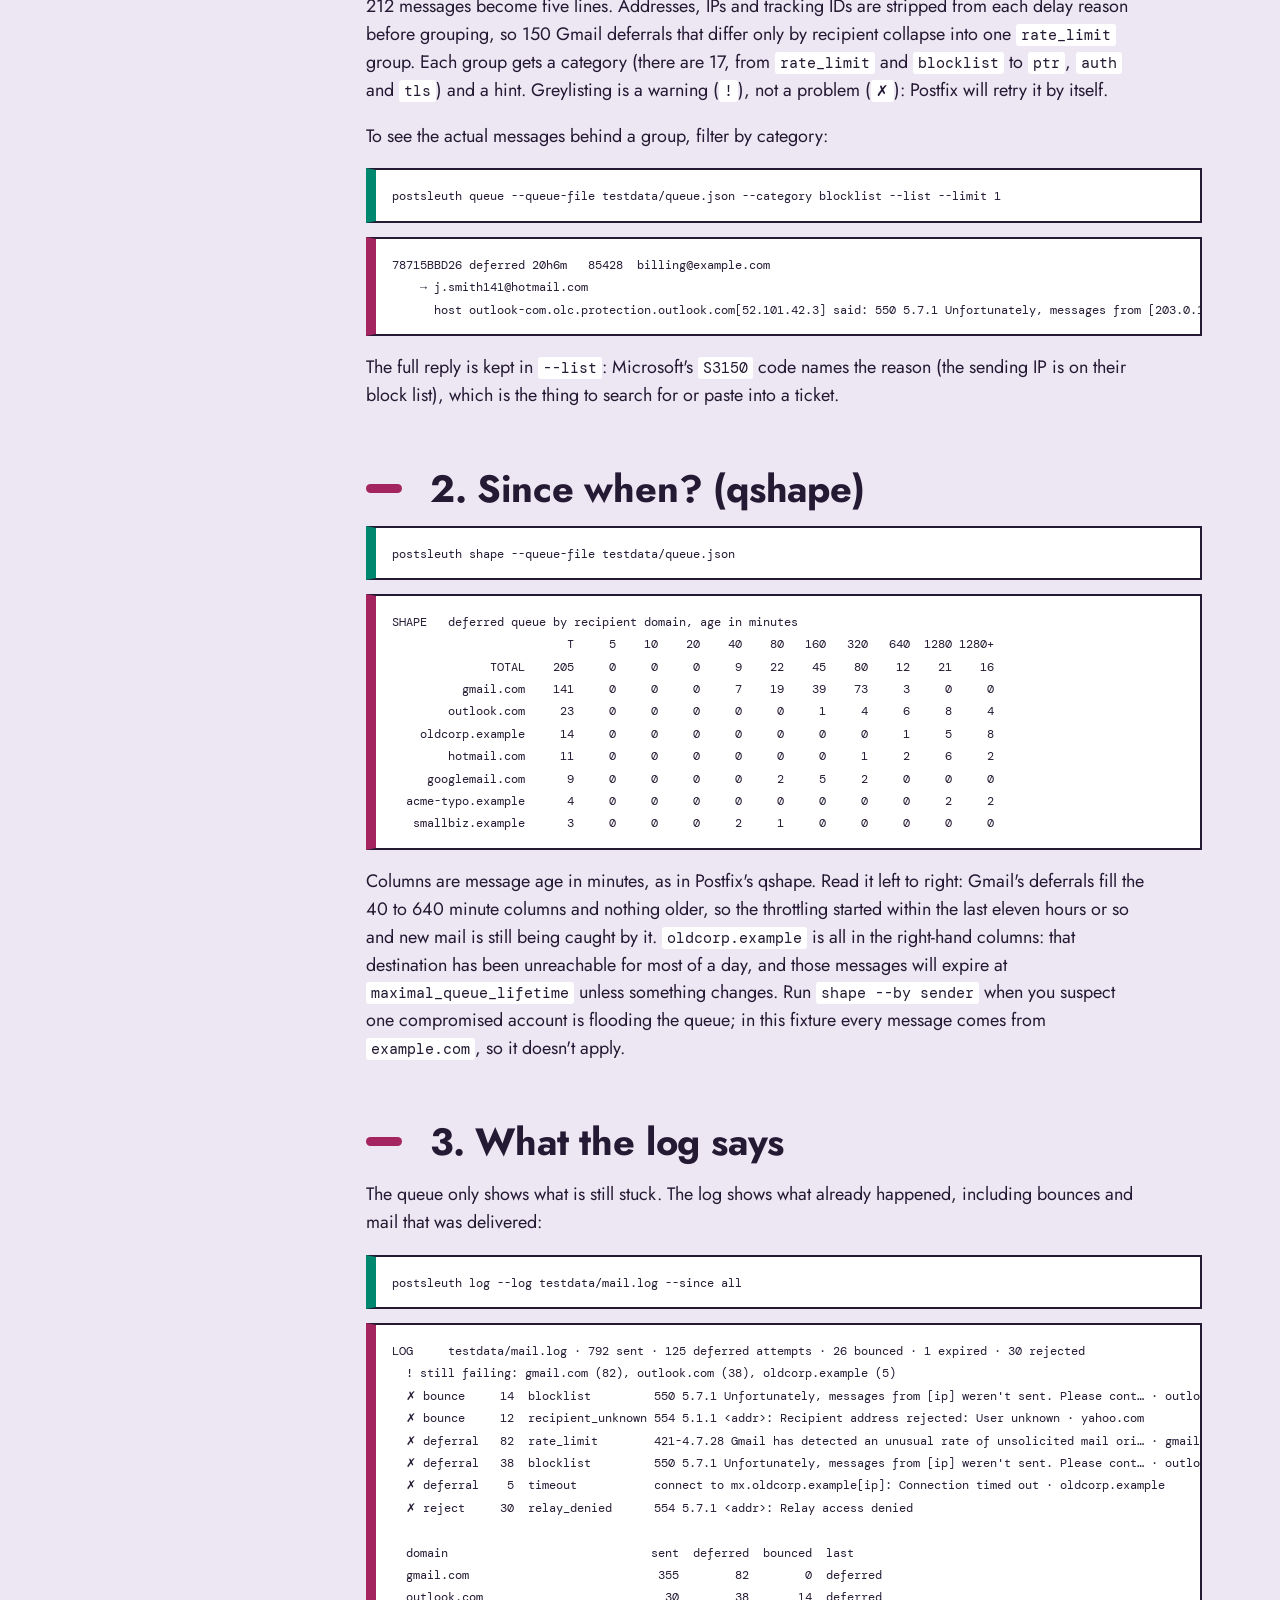
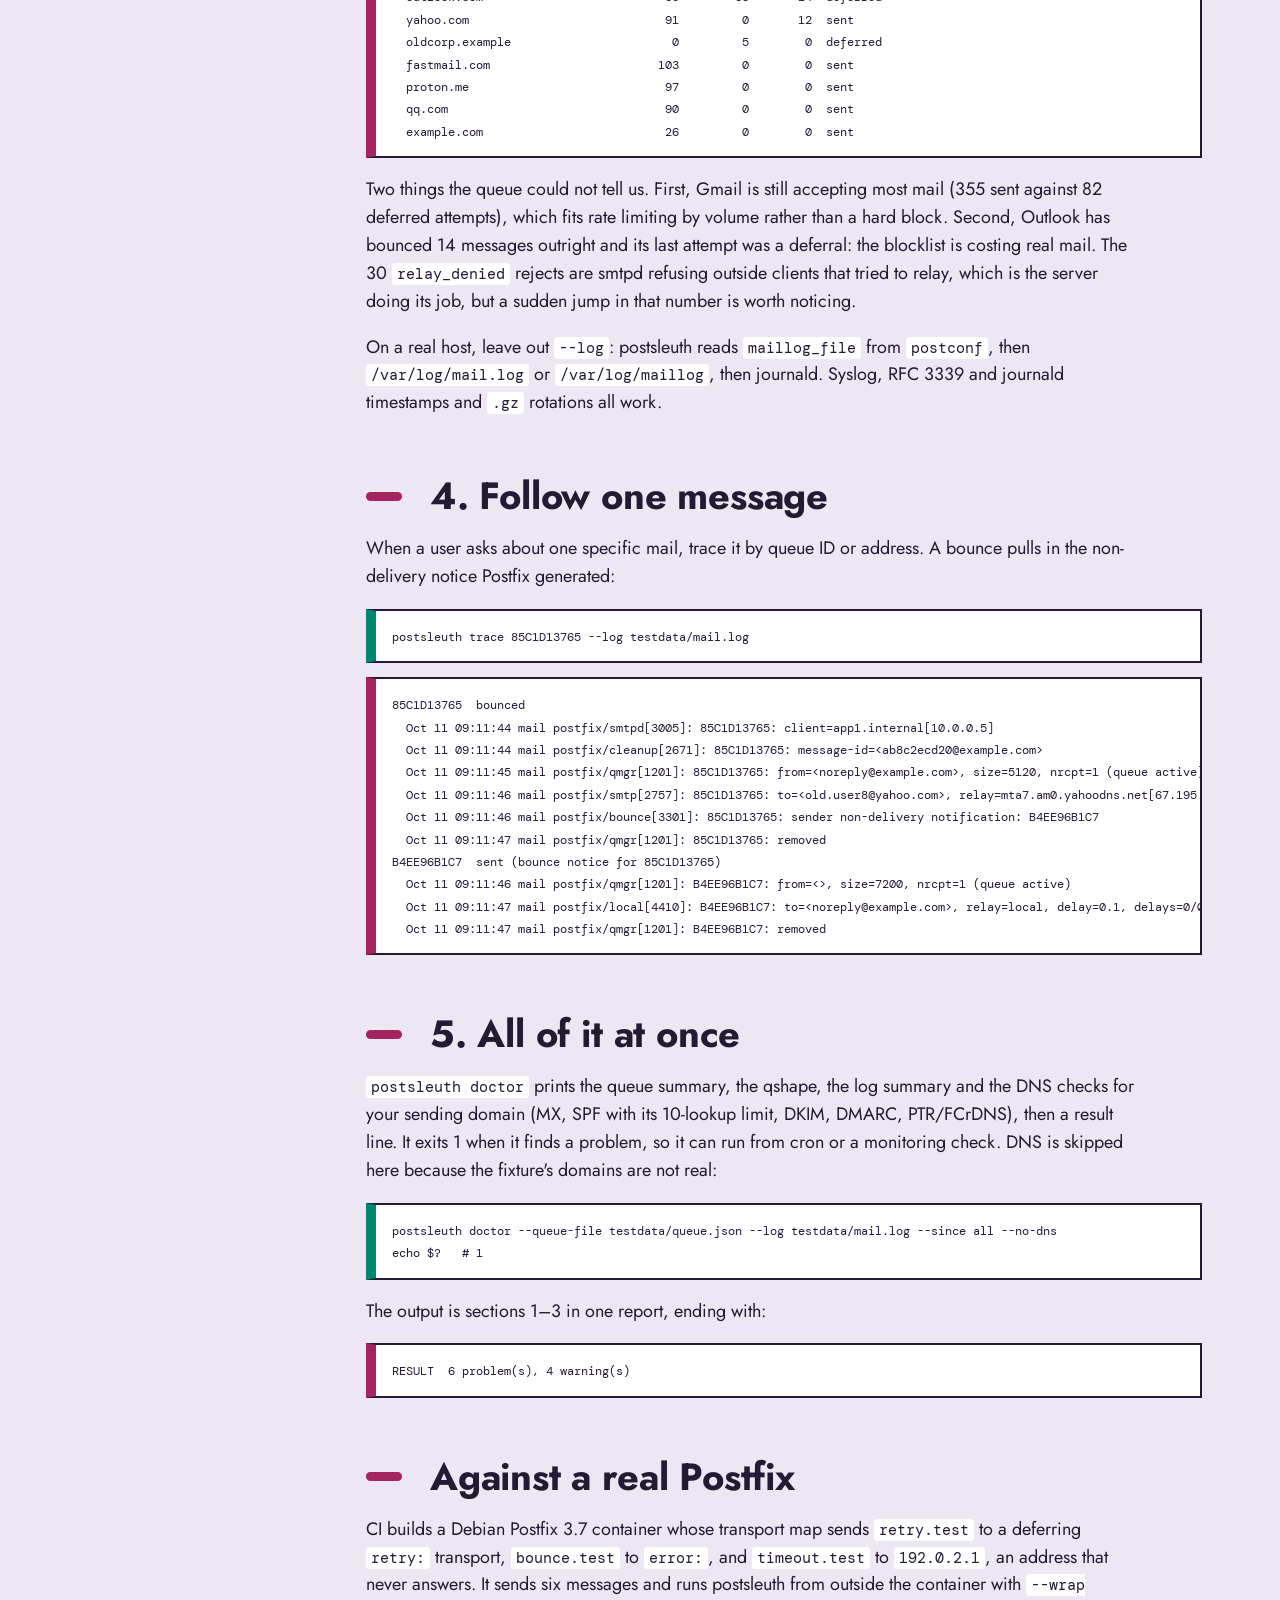
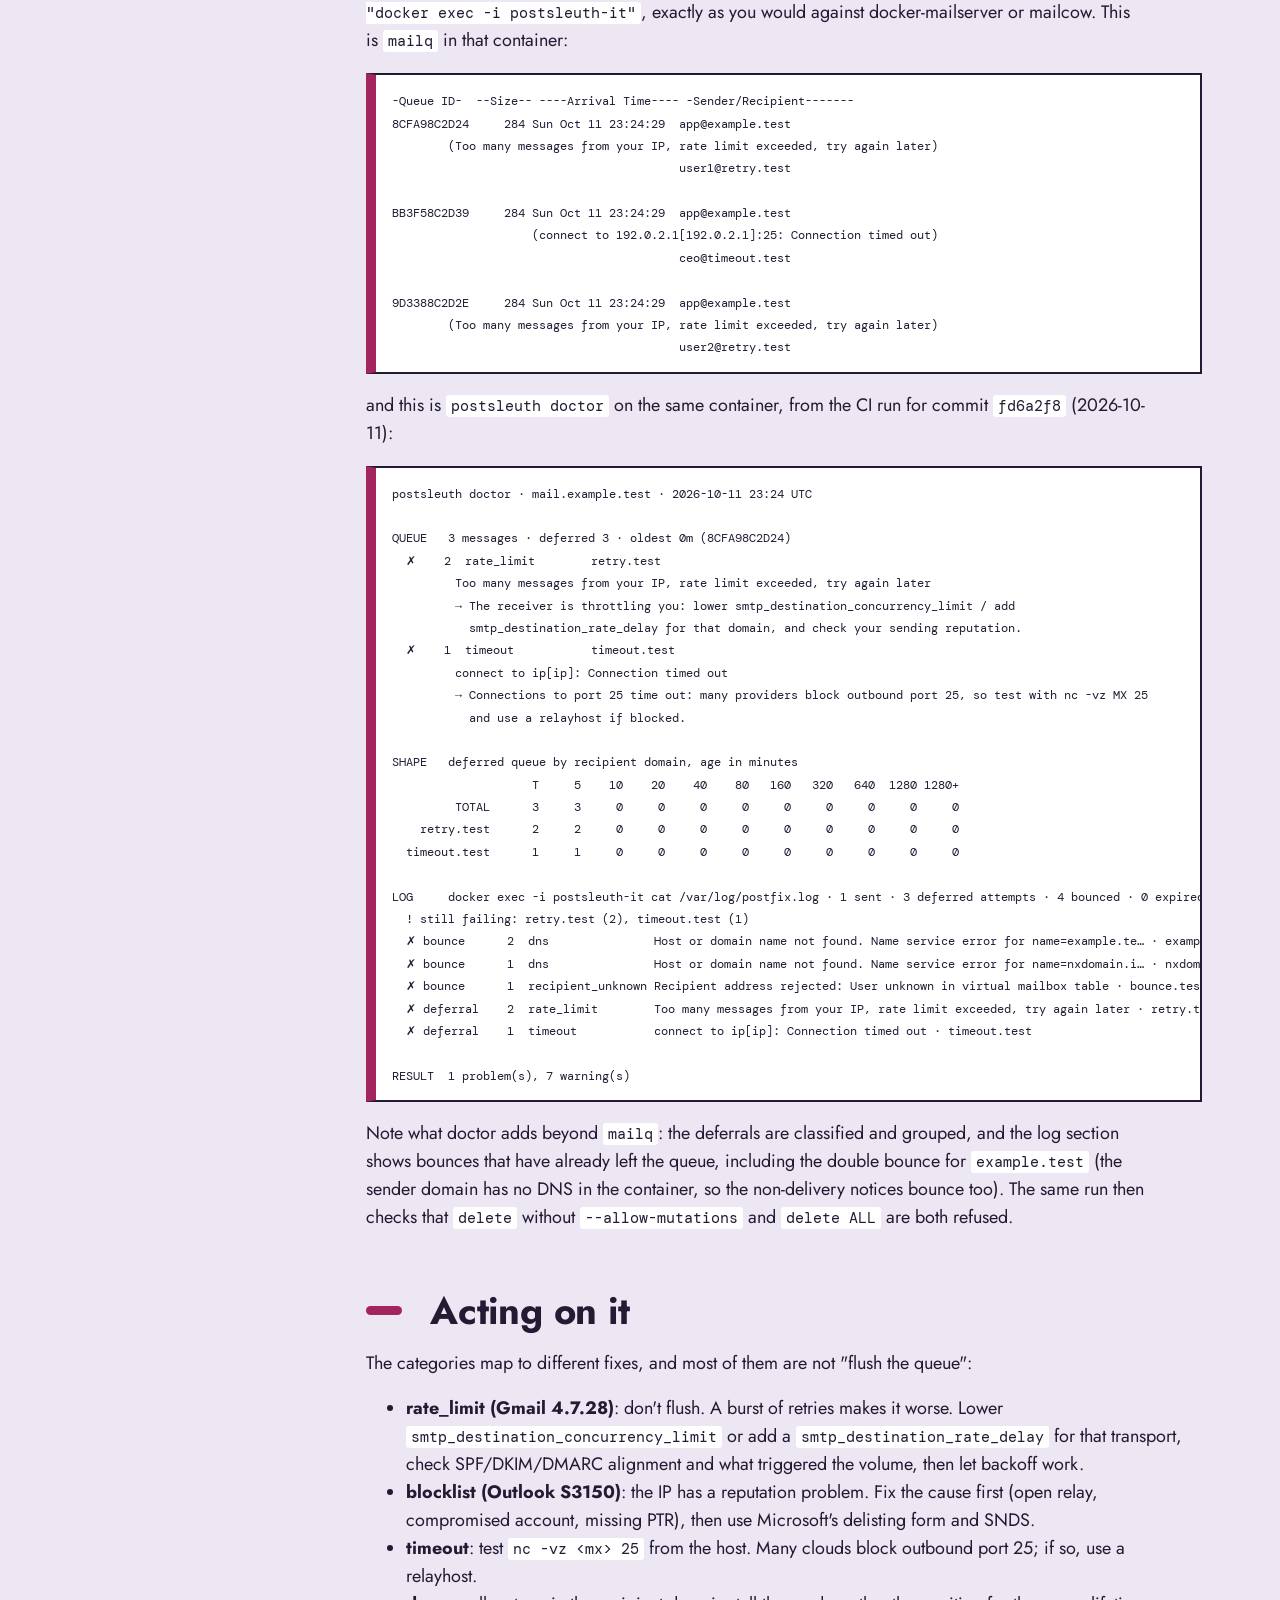
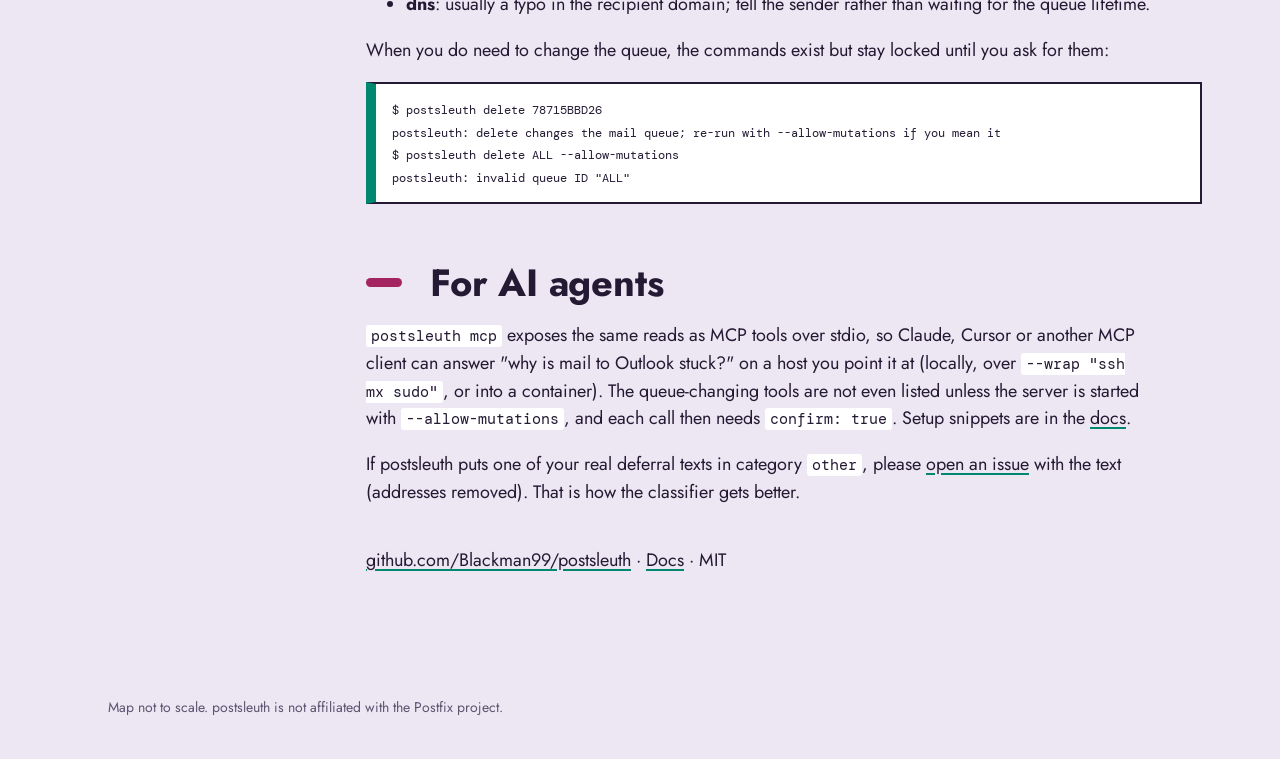
<file: site/blog/stuck-postfix-mail.html>
<!doctype html>
<html lang="en"><head><meta charset="utf-8"><meta name="viewport" content="width=device-width, initial-scale=1">
<title>Why is Postfix not delivering? Diagnosing stuck mail with postsleuth</title>
<meta name="description" content="A walkthrough with real output: group the Postfix queue by deferral reason, read qshape, summarise the mail log, trace one message, and run doctor against a real Postfix in Docker.">
<link rel="canonical" href="https://blackman99.github.io/postsleuth/blog/stuck-postfix-mail.html">
<link rel="alternate" hreflang="en" href="https://blackman99.github.io/postsleuth/blog/stuck-postfix-mail.html"><link rel="alternate" hreflang="zh-CN" href="https://blackman99.github.io/postsleuth/blog/stuck-postfix-mail.zh.html">
<link rel="icon" href="https://blackman99.github.io/postsleuth/favicon.svg" type="image/svg+xml">
<meta property="og:type" content="article"><meta property="og:site_name" content="postsleuth">
<meta property="og:url" content="https://blackman99.github.io/postsleuth/blog/stuck-postfix-mail.html">
<meta property="og:title" content="Why is Postfix not delivering? Diagnosing stuck mail with postsleuth"><meta property="og:description" content="A walkthrough with real output: group the Postfix queue by deferral reason, read qshape, summarise the mail log, trace one message, and run doctor against a real Postfix in Docker.">
<meta property="og:image" content="https://blackman99.github.io/postsleuth/og-image.png"><meta property="og:image:width" content="1200"><meta property="og:image:height" content="630">
<meta property="og:image:alt" content="postsleuth network map of Postfix">
<meta name="twitter:card" content="summary_large_image"><meta name="twitter:image" content="https://blackman99.github.io/postsleuth/og-image.png">
<meta name="twitter:title" content="Why is Postfix not delivering? Diagnosing stuck mail with postsleuth"><meta name="twitter:description" content="A walkthrough with real output: group the Postfix queue by deferral reason, read qshape, summarise the mail log, trace one message, and run doctor against a real Postfix in Docker.">
<link rel="preload" href="../fonts/jost-500.woff2" as="font" type="font/woff2" crossorigin>
<link rel="stylesheet" href="../style.css"><link rel="stylesheet" href="../docs/docs.css"><link rel="stylesheet" href="blog.css">
</head><body>
<a class="skip" href="#content">Skip to content</a>
<header class="topbar"><a class="brand" href="../"><img src="../logo.svg" width="34" height="34" alt=""> postsleuth</a>
<nav aria-label="Main"><a href="../">Home</a><a href="./">Blog</a><a href="../docs/">Docs</a><a href="https://github.com/Blackman99/postsleuth">GitHub</a></nav></header>
<div class="docs">
<nav class="route" aria-label="Contents"><ol><li><a href="#loop">The usual loop</a></li><li><a href="#queue">1. Group the queue</a></li><li><a href="#shape">2. Since when</a></li><li><a href="#log">3. What the log says</a></li><li><a href="#trace">4. One message</a></li><li><a href="#doctor">5. All at once</a></li><li><a href="#real">Against a real Postfix</a></li><li><a href="#act">Acting on it</a></li><li><a href="#agents">For AI agents</a></li></ol></nav>
<main id="content" class="doc">
<article>
<h1>Why is Postfix not delivering? Diagnosing stuck mail with postsleuth</h1>
<p class="meta">2026-10-12 · postsleuth v0.1.0 <a href="stuck-postfix-mail.zh.html" hreflang="zh-CN" lang="zh-CN">中文版</a></p>
<p class="lead">The queue is growing, users say mail to Gmail "didn't arrive", and <code>mailq</code> prints a wall of text. This walkthrough shows how to get from that wall to a cause and a next step with <a href="https://github.com/Blackman99/postsleuth">postsleuth</a>, a read-only CLI (and MCP server) for Postfix.</p>
<p class="note">Where the output comes from: sections 1–5 run postsleuth v0.1.0 against the fixture in the repository (<code>testdata/queue.json</code> and <code>testdata/mail.log</code>, generated by <code>testdata/gen.py</code> to look like a small outbound relay on a bad day; domains and IPs are documentation ranges). The "real Postfix" section is copied from the project's CI log, where a throwaway Postfix 3.7 runs in Docker. Nothing below was edited apart from removing colour.</p>

<h2 id="loop">The usual loop</h2>
<p>Diagnosing stuck Postfix mail by hand usually goes: <code>mailq | less</code>, pick a reason that looks common, <code>grep</code> the mail log for it, count with <code>sort | uniq -c</code> (which fails because every line has a different address and IP), run <a href="https://www.postfix.org/QSHAPE_README.html">qshape</a> to see whether it is new or old, then <code>dig</code> TXT records for SPF and DMARC. postsleuth does the same reads (<code>postqueue -j</code>, the mail log, DNS) and does the grouping for you. It never changes the queue unless you start it with <code>--allow-mutations</code>.</p>
<pre><code>go install github.com/Blackman99/postsleuth/cmd/postsleuth@latest
# or a static binary from GitHub Releases</code></pre>

<h2 id="queue">1. Group the queue by reason</h2>
<p>On the mail host you would run <code>postsleuth queue</code>. Here we feed it the saved <code>postqueue -j</code> output:</p>
<pre><code>postsleuth queue --queue-file testdata/queue.json</code></pre>
<pre class="out"><code>QUEUE   212 messages · deferred 205 · active 6 · hold 1 · oldest 1d23h (F5EC72BA69)
  ✗  150  rate_limit        gmail.com, googlemail.com
         421-4.7.28 Gmail has detected an unusual rate of unsolicited mail originating from your IP addr…
         → The receiver is throttling you: lower smtp_destination_concurrency_limit / add
           smtp_destination_rate_delay for that domain, and check your sending reputation.
  ✗   34  blocklist         hotmail.com, outlook.com
         550 5.7.1 Unfortunately, messages from [ip] weren&#x27;t sent. Please contact your Internet service …
         → The receiver rejects your IP or domain because of a blocklist entry: look the IP up (Spamhaus,
           Microsoft SNDS) and request delisting after fixing the cause.
  ✗   14  timeout           oldcorp.example
         connect to mx.oldcorp.example[ip]: Connection timed out
         → Connections to port 25 time out: many providers block outbound port 25, so test with nc -vz MX 25
           and use a relayhost if blocked.
  ✗    4  dns               acme-typo.example
         Host or domain name not found. Name service error for name=acme-typo.example type=MX: Host not …
         → DNS lookup for the destination failed: check the domain exists and has MX/A records, and that this
           server&#x27;s resolver works (dig MX domain).
  !    3  greylisting       smallbiz.example
         450 4.7.1 &lt;addr&gt;: Recipient address rejected: Greylisted, see http://postgrey.schweikert.ch/hel…
         → Greylisting: normal, Postfix retries automatically. Only a problem if it persists for hours.</code></pre>
<p>212 messages become five lines. Addresses, IPs and tracking IDs are stripped from each delay reason before grouping, so 150 Gmail deferrals that differ only by recipient collapse into one <code>rate_limit</code> group. Each group gets a category (there are 17, from <code>rate_limit</code> and <code>blocklist</code> to <code>ptr</code>, <code>auth</code> and <code>tls</code>) and a hint. Greylisting is a warning (<code>!</code>), not a problem (<code>✗</code>): Postfix will retry it by itself.</p>
<p>To see the actual messages behind a group, filter by category:</p>
<pre><code>postsleuth queue --queue-file testdata/queue.json --category blocklist --list --limit 1</code></pre>
<pre class="out"><code>78715BBD26 deferred 20h6m   85428  billing@example.com
    → j.smith141@hotmail.com
      host outlook-com.olc.protection.outlook.com[52.101.42.3] said: 550 5.7.1 Unfortunately, messages from [203.0.113.7] weren&#x27;t sent. Please contact your Internet service provider since part of their network is on our block list (S3150). (in reply to MAIL FROM command)</code></pre>
<p>The full reply is kept in <code>--list</code>: Microsoft's <code>S3150</code> code names the reason (the sending IP is on their block list), which is the thing to search for or paste into a ticket.</p>

<h2 id="shape">2. Since when? (qshape)</h2>
<pre><code>postsleuth shape --queue-file testdata/queue.json</code></pre>
<pre class="out"><code>SHAPE   deferred queue by recipient domain, age in minutes
                         T     5    10    20    40    80   160   320   640  1280 1280+
              TOTAL    205     0     0     0     9    22    45    80    12    21    16
          gmail.com    141     0     0     0     7    19    39    73     3     0     0
        outlook.com     23     0     0     0     0     0     1     4     6     8     4
    oldcorp.example     14     0     0     0     0     0     0     0     1     5     8
        hotmail.com     11     0     0     0     0     0     0     1     2     6     2
     googlemail.com      9     0     0     0     0     2     5     2     0     0     0
  acme-typo.example      4     0     0     0     0     0     0     0     0     2     2
   smallbiz.example      3     0     0     0     2     1     0     0     0     0     0</code></pre>
<p>Columns are message age in minutes, as in Postfix's qshape. Read it left to right: Gmail's deferrals fill the 40 to 640 minute columns and nothing older, so the throttling started within the last eleven hours or so and new mail is still being caught by it. <code>oldcorp.example</code> is all in the right-hand columns: that destination has been unreachable for most of a day, and those messages will expire at <code>maximal_queue_lifetime</code> unless something changes. Run <code>shape --by sender</code> when you suspect one compromised account is flooding the queue; in this fixture every message comes from <code>example.com</code>, so it doesn't apply.</p>

<h2 id="log">3. What the log says</h2>
<p>The queue only shows what is still stuck. The log shows what already happened, including bounces and mail that was delivered:</p>
<pre><code>postsleuth log --log testdata/mail.log --since all</code></pre>
<pre class="out"><code>LOG     testdata/mail.log · 792 sent · 125 deferred attempts · 26 bounced · 1 expired · 30 rejected
  ! still failing: gmail.com (82), outlook.com (38), oldcorp.example (5)
  ✗ bounce     14  blocklist         550 5.7.1 Unfortunately, messages from [ip] weren&#x27;t sent. Please cont… · outlook.com
  ✗ bounce     12  recipient_unknown 554 5.1.1 &lt;addr&gt;: Recipient address rejected: User unknown · yahoo.com
  ✗ deferral   82  rate_limit        421-4.7.28 Gmail has detected an unusual rate of unsolicited mail ori… · gmail.com
  ✗ deferral   38  blocklist         550 5.7.1 Unfortunately, messages from [ip] weren&#x27;t sent. Please cont… · outlook.com
  ✗ deferral    5  timeout           connect to mx.oldcorp.example[ip]: Connection timed out · oldcorp.example
  ✗ reject     30  relay_denied      554 5.7.1 &lt;addr&gt;: Relay access denied

  domain                             sent  deferred  bounced  last
  gmail.com                           355        82        0  deferred
  outlook.com                          30        38       14  deferred
  yahoo.com                            91         0       12  sent
  oldcorp.example                       0         5        0  deferred
  fastmail.com                        103         0        0  sent
  proton.me                            97         0        0  sent
  qq.com                               90         0        0  sent
  example.com                          26         0        0  sent</code></pre>
<p>Two things the queue could not tell us. First, Gmail is still accepting most mail (355 sent against 82 deferred attempts), which fits rate limiting by volume rather than a hard block. Second, Outlook has bounced 14 messages outright and its last attempt was a deferral: the blocklist is costing real mail. The 30 <code>relay_denied</code> rejects are smtpd refusing outside clients that tried to relay, which is the server doing its job, but a sudden jump in that number is worth noticing.</p>
<p>On a real host, leave out <code>--log</code>: postsleuth reads <code>maillog_file</code> from <code>postconf</code>, then <code>/var/log/mail.log</code> or <code>/var/log/maillog</code>, then journald. Syslog, RFC 3339 and journald timestamps and <code>.gz</code> rotations all work.</p>

<h2 id="trace">4. Follow one message</h2>
<p>When a user asks about one specific mail, trace it by queue ID or address. A bounce pulls in the non-delivery notice Postfix generated:</p>
<pre><code>postsleuth trace 85C1D13765 --log testdata/mail.log</code></pre>
<pre class="out"><code>85C1D13765  bounced
  Oct 11 09:11:44 mail postfix/smtpd[3005]: 85C1D13765: client=app1.internal[10.0.0.5]
  Oct 11 09:11:44 mail postfix/cleanup[2671]: 85C1D13765: message-id=&lt;ab8c2ecd20@example.com&gt;
  Oct 11 09:11:45 mail postfix/qmgr[1201]: 85C1D13765: from=&lt;noreply@example.com&gt;, size=5120, nrcpt=1 (queue active)
  Oct 11 09:11:46 mail postfix/smtp[2757]: 85C1D13765: to=&lt;old.user8@yahoo.com&gt;, relay=mta7.am0.yahoodns.net[67.195.204.72]:25, delay=1.2, delays=0.1/0/0.6/0.5, dsn=5.1.1, status=bounced (host mta7.am0.yahoodns.net[67.195.204.72] said: 554 5.1.1 &lt;old.user@yahoo.com&gt;: Recipient address rejected: User unknown (in reply to RCPT TO command))
  Oct 11 09:11:46 mail postfix/bounce[3301]: 85C1D13765: sender non-delivery notification: B4EE96B1C7
  Oct 11 09:11:47 mail postfix/qmgr[1201]: 85C1D13765: removed
B4EE96B1C7  sent (bounce notice for 85C1D13765)
  Oct 11 09:11:46 mail postfix/qmgr[1201]: B4EE96B1C7: from=&lt;&gt;, size=7200, nrcpt=1 (queue active)
  Oct 11 09:11:47 mail postfix/local[4410]: B4EE96B1C7: to=&lt;noreply@example.com&gt;, relay=local, delay=0.1, delays=0/0/0/0.1, dsn=2.0.0, status=sent (delivered to mailbox)
  Oct 11 09:11:47 mail postfix/qmgr[1201]: B4EE96B1C7: removed</code></pre>

<h2 id="doctor">5. All of it at once</h2>
<p><code>postsleuth doctor</code> prints the queue summary, the qshape, the log summary and the DNS checks for your sending domain (MX, SPF with its 10-lookup limit, DKIM, DMARC, PTR/FCrDNS), then a result line. It exits 1 when it finds a problem, so it can run from cron or a monitoring check. DNS is skipped here because the fixture's domains are not real:</p>
<pre><code>postsleuth doctor --queue-file testdata/queue.json --log testdata/mail.log --since all --no-dns
echo $?   # 1</code></pre>
<p>The output is sections 1–3 in one report, ending with:</p>
<pre class="out"><code>RESULT  6 problem(s), 4 warning(s)</code></pre>

<h2 id="real">Against a real Postfix</h2>
<p>CI builds a Debian Postfix 3.7 container whose transport map sends <code>retry.test</code> to a deferring <code>retry:</code> transport, <code>bounce.test</code> to <code>error:</code>, and <code>timeout.test</code> to <code>192.0.2.1</code>, an address that never answers. It sends six messages and runs postsleuth from outside the container with <code>--wrap "docker exec -i postsleuth-it"</code>, exactly as you would against docker-mailserver or mailcow. This is <code>mailq</code> in that container:</p>
<pre class="out"><code>-Queue ID-  --Size-- ----Arrival Time---- -Sender/Recipient-------
8CFA98C2D24     284 Sun Oct 11 23:24:29  app@example.test
        (Too many messages from your IP, rate limit exceeded, try again later)
                                         user1@retry.test

BB3F58C2D39     284 Sun Oct 11 23:24:29  app@example.test
                    (connect to 192.0.2.1[192.0.2.1]:25: Connection timed out)
                                         ceo@timeout.test

9D3388C2D2E     284 Sun Oct 11 23:24:29  app@example.test
        (Too many messages from your IP, rate limit exceeded, try again later)
                                         user2@retry.test</code></pre>
<p>and this is <code>postsleuth doctor</code> on the same container, from the CI run for commit <code>fd6a2f8</code> (2026-10-11):</p>
<pre class="out"><code>postsleuth doctor · mail.example.test · 2026-10-11 23:24 UTC

QUEUE   3 messages · deferred 3 · oldest 0m (8CFA98C2D24)
  ✗    2  rate_limit        retry.test
         Too many messages from your IP, rate limit exceeded, try again later
         → The receiver is throttling you: lower smtp_destination_concurrency_limit / add
           smtp_destination_rate_delay for that domain, and check your sending reputation.
  ✗    1  timeout           timeout.test
         connect to ip[ip]: Connection timed out
         → Connections to port 25 time out: many providers block outbound port 25, so test with nc -vz MX 25
           and use a relayhost if blocked.

SHAPE   deferred queue by recipient domain, age in minutes
                    T     5    10    20    40    80   160   320   640  1280 1280+
         TOTAL      3     3     0     0     0     0     0     0     0     0     0
    retry.test      2     2     0     0     0     0     0     0     0     0     0
  timeout.test      1     1     0     0     0     0     0     0     0     0     0

LOG     docker exec -i postsleuth-it cat /var/log/postfix.log · 1 sent · 3 deferred attempts · 4 bounced · 0 expired · 0 rejected
  ! still failing: retry.test (2), timeout.test (1)
  ✗ bounce      2  dns               Host or domain name not found. Name service error for name=example.te… · example.test
  ✗ bounce      1  dns               Host or domain name not found. Name service error for name=nxdomain.i… · nxdomain.invalid
  ✗ bounce      1  recipient_unknown Recipient address rejected: User unknown in virtual mailbox table · bounce.test
  ✗ deferral    2  rate_limit        Too many messages from your IP, rate limit exceeded, try again later · retry.test
  ✗ deferral    1  timeout           connect to ip[ip]: Connection timed out · timeout.test

RESULT  1 problem(s), 7 warning(s)</code></pre>
<p>Note what doctor adds beyond <code>mailq</code>: the deferrals are classified and grouped, and the log section shows bounces that have already left the queue, including the double bounce for <code>example.test</code> (the sender domain has no DNS in the container, so the non-delivery notices bounce too). The same run then checks that <code>delete</code> without <code>--allow-mutations</code> and <code>delete ALL</code> are both refused.</p>

<h2 id="act">Acting on it</h2>
<p>The categories map to different fixes, and most of them are not "flush the queue":</p>
<ul>
<li><strong>rate_limit (Gmail 4.7.28)</strong>: don't flush. A burst of retries makes it worse. Lower <code>smtp_destination_concurrency_limit</code> or add a <code>smtp_destination_rate_delay</code> for that transport, check SPF/DKIM/DMARC alignment and what triggered the volume, then let backoff work.</li>
<li><strong>blocklist (Outlook S3150)</strong>: the IP has a reputation problem. Fix the cause first (open relay, compromised account, missing PTR), then use Microsoft's delisting form and SNDS.</li>
<li><strong>timeout</strong>: test <code>nc -vz &lt;mx&gt; 25</code> from the host. Many clouds block outbound port 25; if so, use a relayhost.</li>
<li><strong>dns</strong>: usually a typo in the recipient domain; tell the sender rather than waiting for the queue lifetime.</li>
</ul>
<p>When you do need to change the queue, the commands exist but stay locked until you ask for them:</p>
<pre><code>$ postsleuth delete 78715BBD26
postsleuth: delete changes the mail queue; re-run with --allow-mutations if you mean it
$ postsleuth delete ALL --allow-mutations
postsleuth: invalid queue ID "ALL"</code></pre>

<h2 id="agents">For AI agents</h2>
<p><code>postsleuth mcp</code> exposes the same reads as MCP tools over stdio, so Claude, Cursor or another MCP client can answer "why is mail to Outlook stuck?" on a host you point it at (locally, over <code>--wrap "ssh mx sudo"</code>, or into a container). The queue-changing tools are not even listed unless the server is started with <code>--allow-mutations</code>, and each call then needs <code>confirm: true</code>. Setup snippets are in the <a href="../docs/#mcp">docs</a>.</p>
<p>If postsleuth puts one of your real deferral texts in category <code>other</code>, please <a href="https://github.com/Blackman99/postsleuth/issues">open an issue</a> with the text (addresses removed). That is how the classifier gets better.</p>

</article>
<p class="foot"><a href="https://github.com/Blackman99/postsleuth">github.com/Blackman99/postsleuth</a> · <a href="../docs/">Docs</a> · MIT</p>
</main></div>
<footer><div class="wrap">Map not to scale. postsleuth is not affiliated with the Postfix project.</div></footer>
</body></html>
</file>
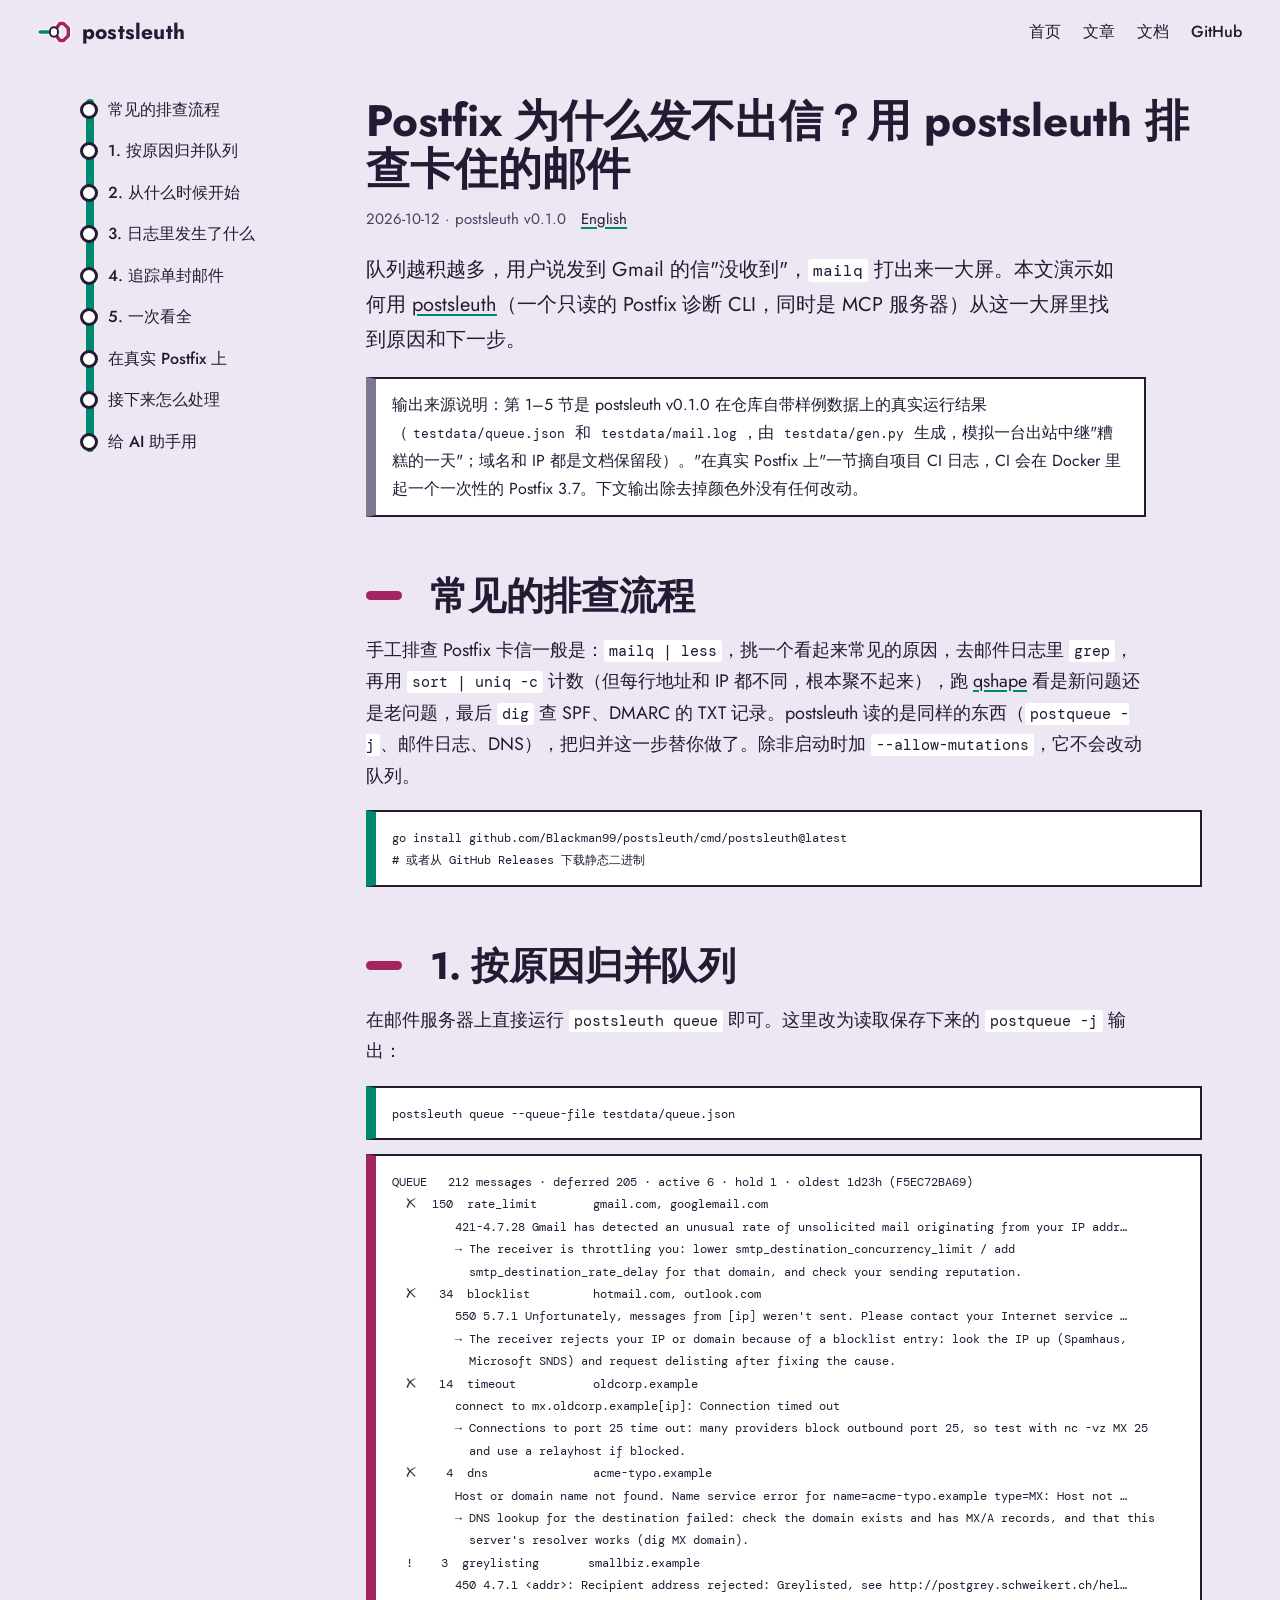
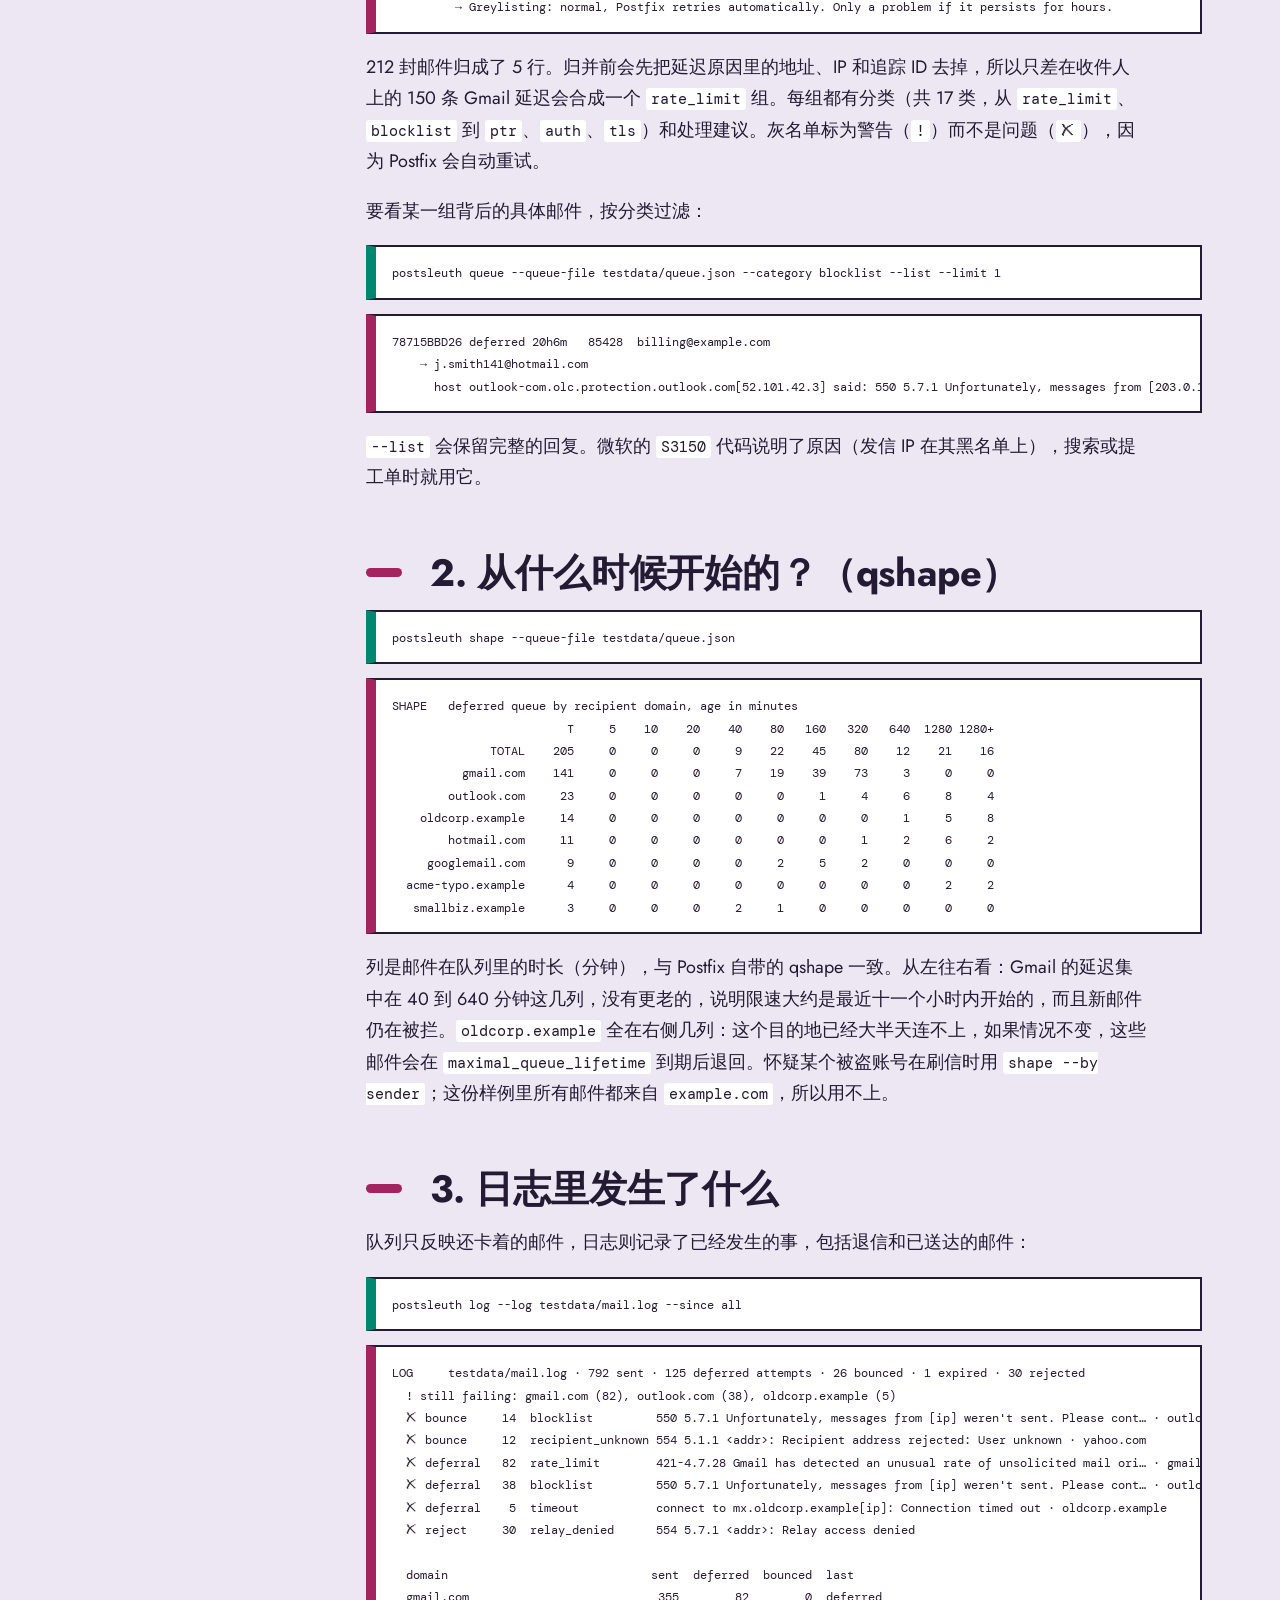
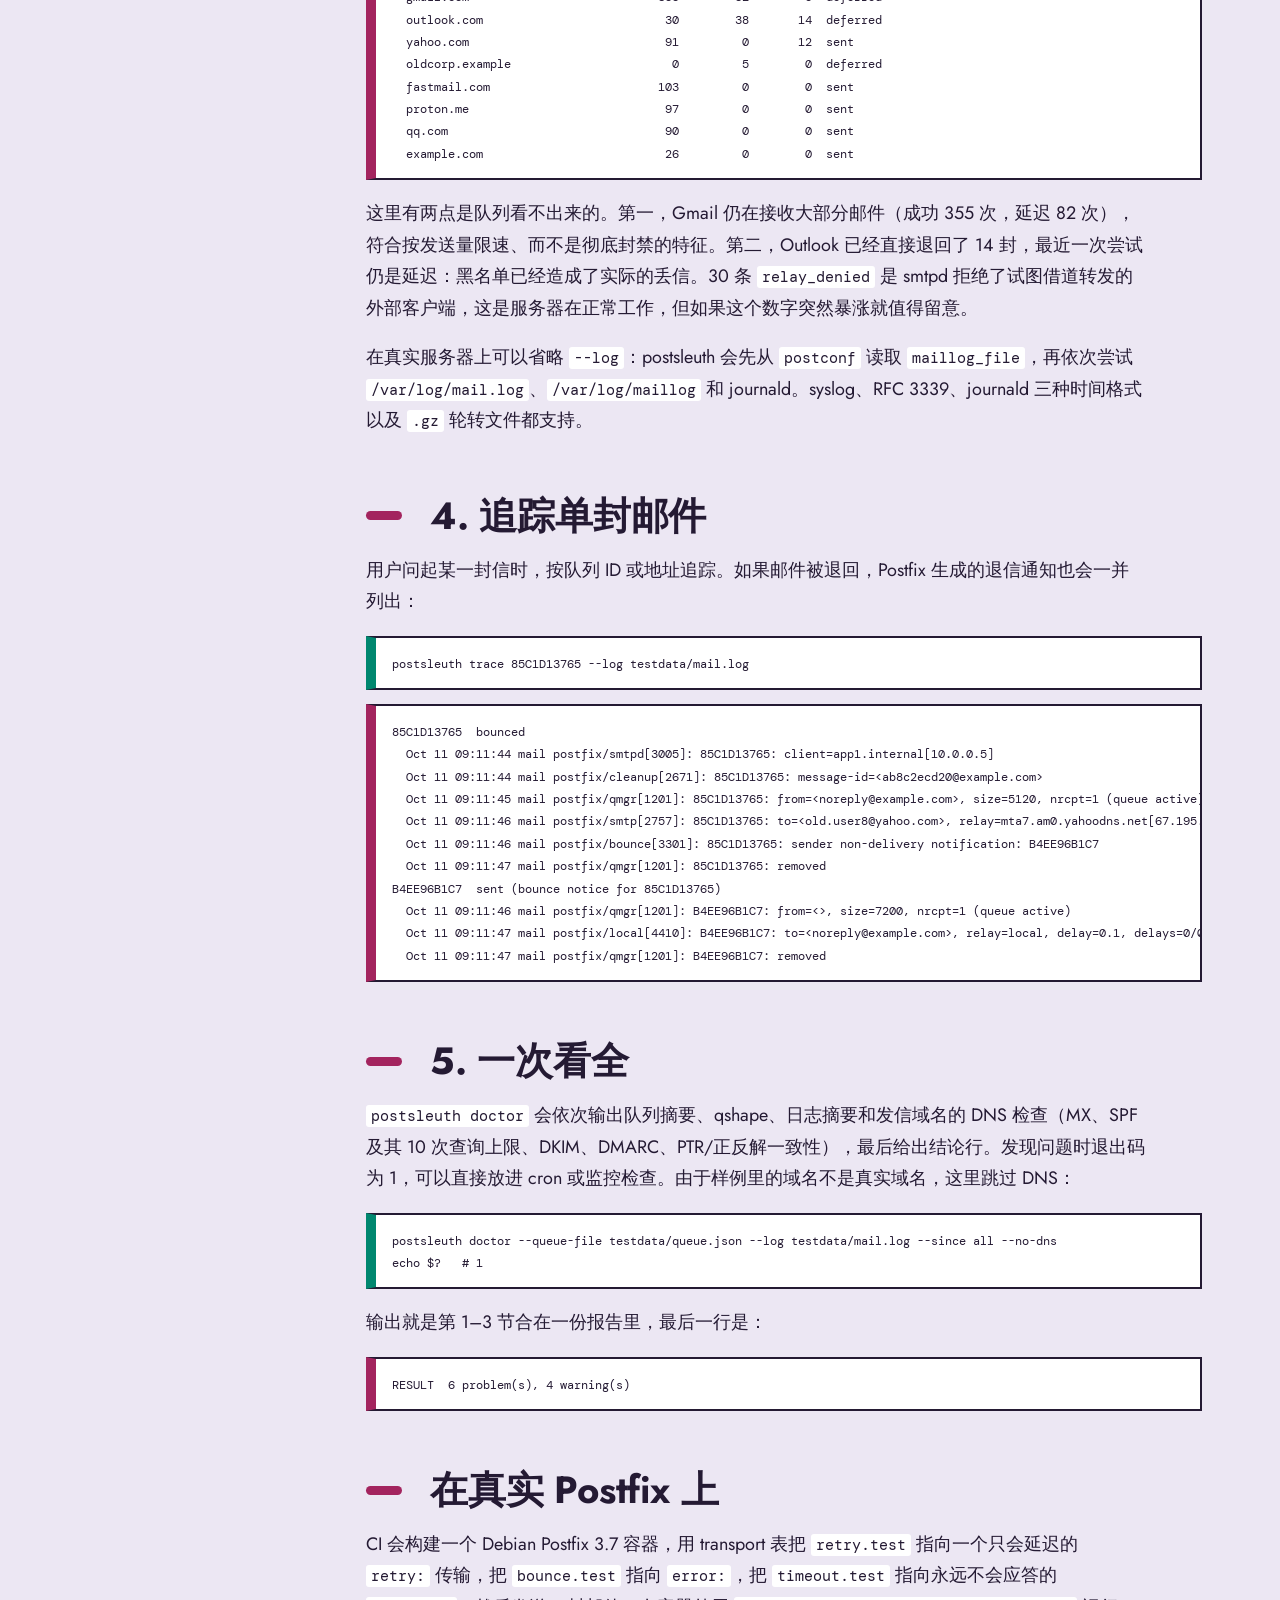
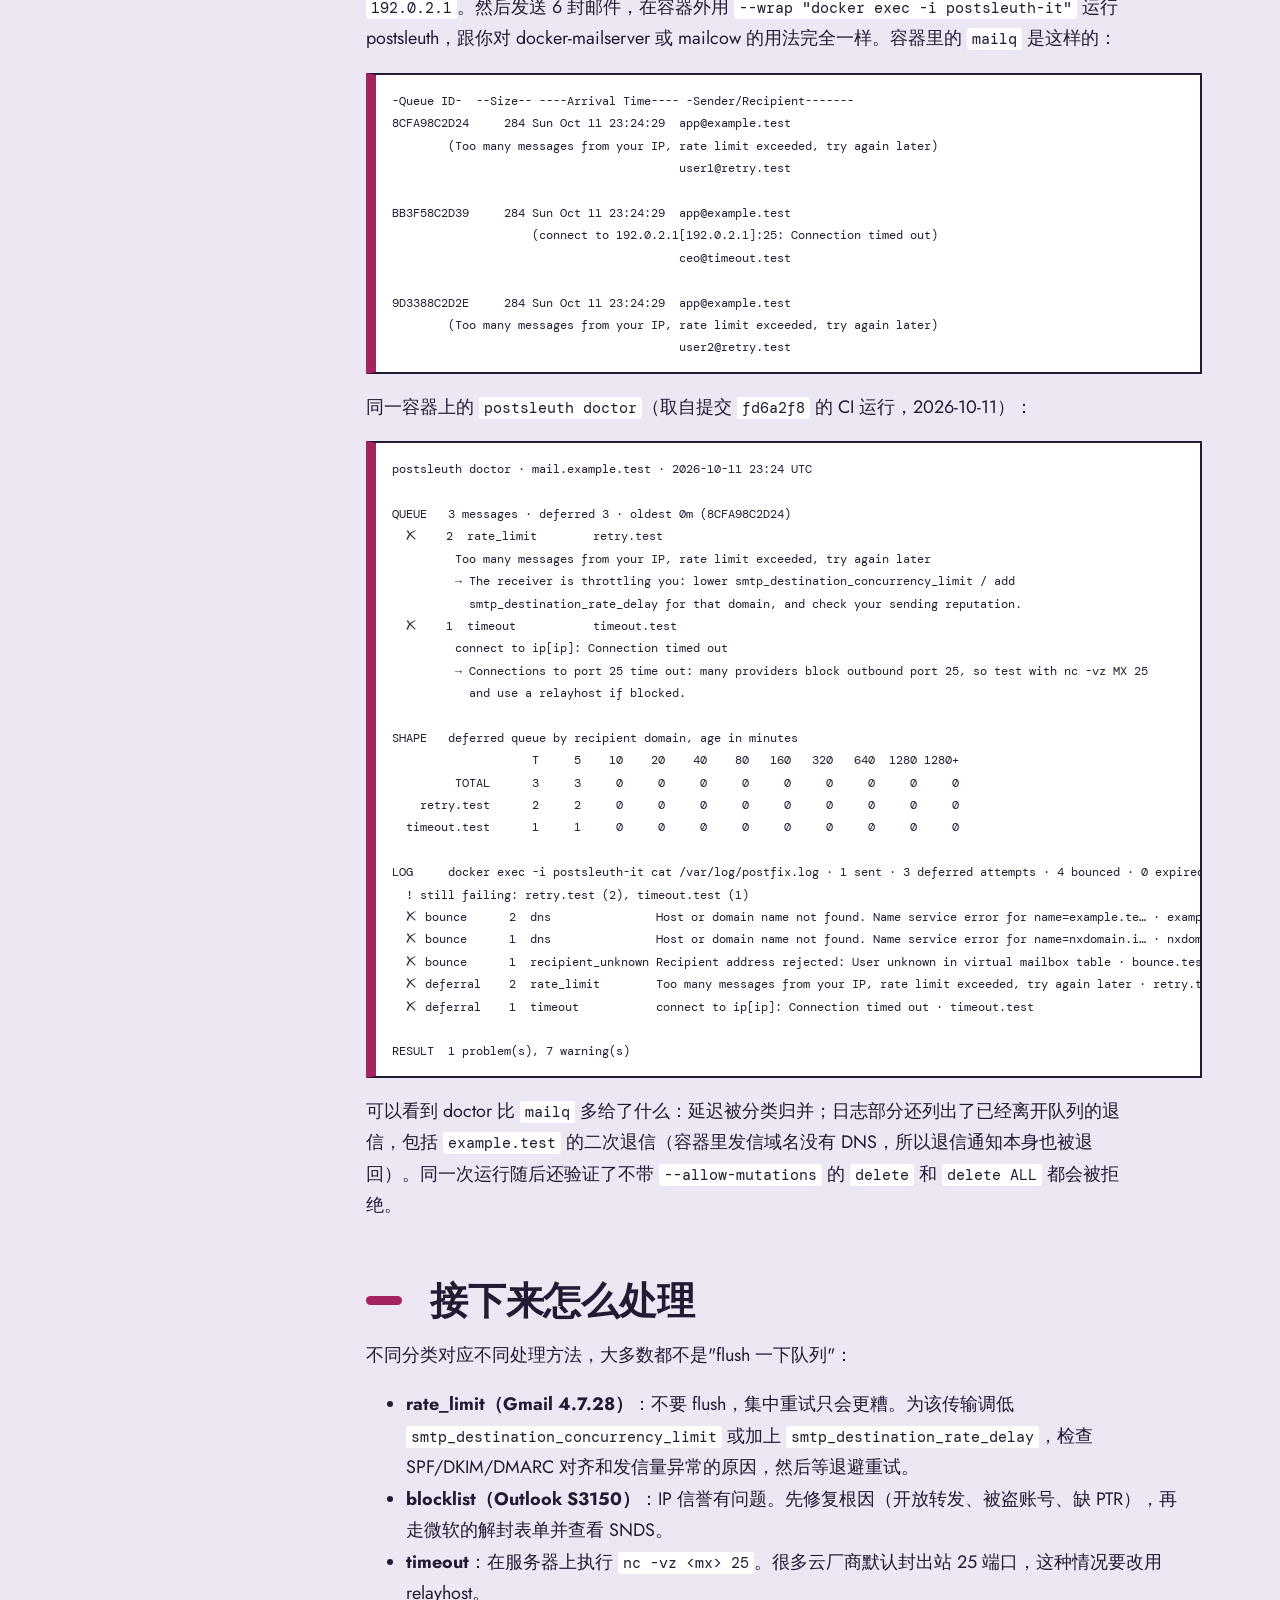
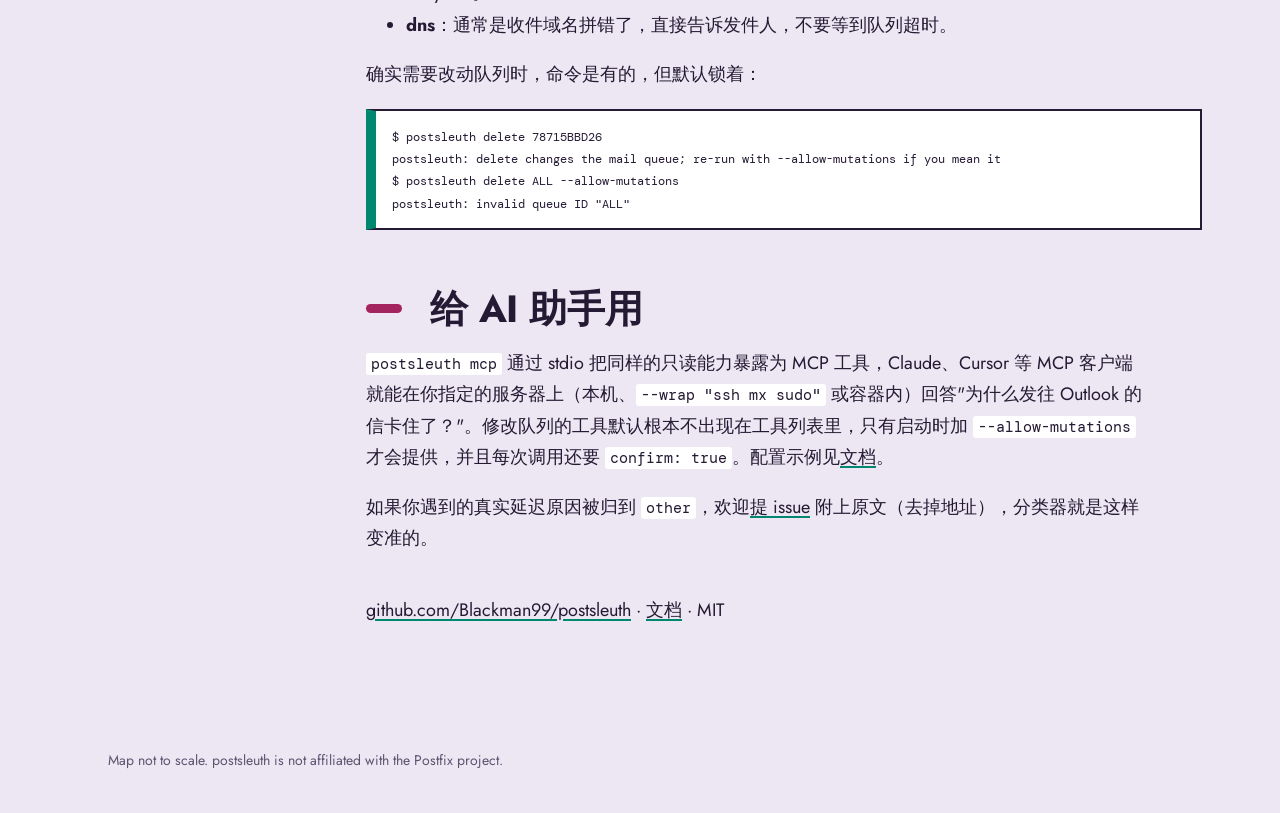
<file: site/blog/stuck-postfix-mail.zh.html>
<!doctype html>
<html lang="zh-CN"><head><meta charset="utf-8"><meta name="viewport" content="width=device-width, initial-scale=1">
<title>Postfix 为什么发不出信？用 postsleuth 排查卡住的邮件</title>
<meta name="description" content="附真实输出的排障实录：按延迟原因归并 Postfix 队列、看 qshape、汇总邮件日志、追踪单封邮件，并在 Docker 里的真实 Postfix 上运行 doctor。">
<link rel="canonical" href="https://blackman99.github.io/postsleuth/blog/stuck-postfix-mail.zh.html">
<link rel="alternate" hreflang="zh-CN" href="https://blackman99.github.io/postsleuth/blog/stuck-postfix-mail.zh.html"><link rel="alternate" hreflang="en" href="https://blackman99.github.io/postsleuth/blog/stuck-postfix-mail.html">
<link rel="icon" href="https://blackman99.github.io/postsleuth/favicon.svg" type="image/svg+xml">
<meta property="og:type" content="article"><meta property="og:site_name" content="postsleuth">
<meta property="og:url" content="https://blackman99.github.io/postsleuth/blog/stuck-postfix-mail.zh.html">
<meta property="og:title" content="Postfix 为什么发不出信？用 postsleuth 排查卡住的邮件"><meta property="og:description" content="附真实输出的排障实录：按延迟原因归并 Postfix 队列、看 qshape、汇总邮件日志、追踪单封邮件，并在 Docker 里的真实 Postfix 上运行 doctor。">
<meta property="og:image" content="https://blackman99.github.io/postsleuth/og-image.png"><meta property="og:image:width" content="1200"><meta property="og:image:height" content="630">
<meta property="og:image:alt" content="postsleuth network map of Postfix">
<meta name="twitter:card" content="summary_large_image"><meta name="twitter:image" content="https://blackman99.github.io/postsleuth/og-image.png">
<meta name="twitter:title" content="Postfix 为什么发不出信？用 postsleuth 排查卡住的邮件"><meta name="twitter:description" content="附真实输出的排障实录：按延迟原因归并 Postfix 队列、看 qshape、汇总邮件日志、追踪单封邮件，并在 Docker 里的真实 Postfix 上运行 doctor。">
<link rel="preload" href="../fonts/jost-500.woff2" as="font" type="font/woff2" crossorigin>
<link rel="stylesheet" href="../style.css"><link rel="stylesheet" href="../docs/docs.css"><link rel="stylesheet" href="blog.css">
</head><body>
<a class="skip" href="#content">Skip to content</a>
<header class="topbar"><a class="brand" href="../"><img src="../logo.svg" width="34" height="34" alt=""> postsleuth</a>
<nav aria-label="Main"><a href="../">首页</a><a href="./">文章</a><a href="../docs/">文档</a><a href="https://github.com/Blackman99/postsleuth">GitHub</a></nav></header>
<div class="docs">
<nav class="route" aria-label="目录"><ol><li><a href="#loop">常见的排查流程</a></li><li><a href="#queue">1. 按原因归并队列</a></li><li><a href="#shape">2. 从什么时候开始</a></li><li><a href="#log">3. 日志里发生了什么</a></li><li><a href="#trace">4. 追踪单封邮件</a></li><li><a href="#doctor">5. 一次看全</a></li><li><a href="#real">在真实 Postfix 上</a></li><li><a href="#act">接下来怎么处理</a></li><li><a href="#agents">给 AI 助手用</a></li></ol></nav>
<main id="content" class="doc">
<article>
<h1>Postfix 为什么发不出信？用 postsleuth 排查卡住的邮件</h1>
<p class="meta">2026-10-12 · postsleuth v0.1.0 <a href="stuck-postfix-mail.html" hreflang="en" lang="en">English</a></p>
<p class="lead">队列越积越多，用户说发到 Gmail 的信"没收到"，<code>mailq</code> 打出来一大屏。本文演示如何用 <a href="https://github.com/Blackman99/postsleuth">postsleuth</a>（一个只读的 Postfix 诊断 CLI，同时是 MCP 服务器）从这一大屏里找到原因和下一步。</p>
<p class="note">输出来源说明：第 1–5 节是 postsleuth v0.1.0 在仓库自带样例数据上的真实运行结果（<code>testdata/queue.json</code> 和 <code>testdata/mail.log</code>，由 <code>testdata/gen.py</code> 生成，模拟一台出站中继"糟糕的一天"；域名和 IP 都是文档保留段）。"在真实 Postfix 上"一节摘自项目 CI 日志，CI 会在 Docker 里起一个一次性的 Postfix 3.7。下文输出除去掉颜色外没有任何改动。</p>

<h2 id="loop">常见的排查流程</h2>
<p>手工排查 Postfix 卡信一般是：<code>mailq | less</code>，挑一个看起来常见的原因，去邮件日志里 <code>grep</code>，再用 <code>sort | uniq -c</code> 计数（但每行地址和 IP 都不同，根本聚不起来），跑 <a href="https://www.postfix.org/QSHAPE_README.html">qshape</a> 看是新问题还是老问题，最后 <code>dig</code> 查 SPF、DMARC 的 TXT 记录。postsleuth 读的是同样的东西（<code>postqueue -j</code>、邮件日志、DNS），把归并这一步替你做了。除非启动时加 <code>--allow-mutations</code>，它不会改动队列。</p>
<pre><code>go install github.com/Blackman99/postsleuth/cmd/postsleuth@latest
# 或者从 GitHub Releases 下载静态二进制</code></pre>

<h2 id="queue">1. 按原因归并队列</h2>
<p>在邮件服务器上直接运行 <code>postsleuth queue</code> 即可。这里改为读取保存下来的 <code>postqueue -j</code> 输出：</p>
<pre><code>postsleuth queue --queue-file testdata/queue.json</code></pre>
<pre class="out"><code>QUEUE   212 messages · deferred 205 · active 6 · hold 1 · oldest 1d23h (F5EC72BA69)
  ✗  150  rate_limit        gmail.com, googlemail.com
         421-4.7.28 Gmail has detected an unusual rate of unsolicited mail originating from your IP addr…
         → The receiver is throttling you: lower smtp_destination_concurrency_limit / add
           smtp_destination_rate_delay for that domain, and check your sending reputation.
  ✗   34  blocklist         hotmail.com, outlook.com
         550 5.7.1 Unfortunately, messages from [ip] weren&#x27;t sent. Please contact your Internet service …
         → The receiver rejects your IP or domain because of a blocklist entry: look the IP up (Spamhaus,
           Microsoft SNDS) and request delisting after fixing the cause.
  ✗   14  timeout           oldcorp.example
         connect to mx.oldcorp.example[ip]: Connection timed out
         → Connections to port 25 time out: many providers block outbound port 25, so test with nc -vz MX 25
           and use a relayhost if blocked.
  ✗    4  dns               acme-typo.example
         Host or domain name not found. Name service error for name=acme-typo.example type=MX: Host not …
         → DNS lookup for the destination failed: check the domain exists and has MX/A records, and that this
           server&#x27;s resolver works (dig MX domain).
  !    3  greylisting       smallbiz.example
         450 4.7.1 &lt;addr&gt;: Recipient address rejected: Greylisted, see http://postgrey.schweikert.ch/hel…
         → Greylisting: normal, Postfix retries automatically. Only a problem if it persists for hours.</code></pre>
<p>212 封邮件归成了 5 行。归并前会先把延迟原因里的地址、IP 和追踪 ID 去掉，所以只差在收件人上的 150 条 Gmail 延迟会合成一个 <code>rate_limit</code> 组。每组都有分类（共 17 类，从 <code>rate_limit</code>、<code>blocklist</code> 到 <code>ptr</code>、<code>auth</code>、<code>tls</code>）和处理建议。灰名单标为警告（<code>!</code>）而不是问题（<code>✗</code>），因为 Postfix 会自动重试。</p>
<p>要看某一组背后的具体邮件，按分类过滤：</p>
<pre><code>postsleuth queue --queue-file testdata/queue.json --category blocklist --list --limit 1</code></pre>
<pre class="out"><code>78715BBD26 deferred 20h6m   85428  billing@example.com
    → j.smith141@hotmail.com
      host outlook-com.olc.protection.outlook.com[52.101.42.3] said: 550 5.7.1 Unfortunately, messages from [203.0.113.7] weren&#x27;t sent. Please contact your Internet service provider since part of their network is on our block list (S3150). (in reply to MAIL FROM command)</code></pre>
<p><code>--list</code> 会保留完整的回复。微软的 <code>S3150</code> 代码说明了原因（发信 IP 在其黑名单上），搜索或提工单时就用它。</p>

<h2 id="shape">2. 从什么时候开始的？（qshape）</h2>
<pre><code>postsleuth shape --queue-file testdata/queue.json</code></pre>
<pre class="out"><code>SHAPE   deferred queue by recipient domain, age in minutes
                         T     5    10    20    40    80   160   320   640  1280 1280+
              TOTAL    205     0     0     0     9    22    45    80    12    21    16
          gmail.com    141     0     0     0     7    19    39    73     3     0     0
        outlook.com     23     0     0     0     0     0     1     4     6     8     4
    oldcorp.example     14     0     0     0     0     0     0     0     1     5     8
        hotmail.com     11     0     0     0     0     0     0     1     2     6     2
     googlemail.com      9     0     0     0     0     2     5     2     0     0     0
  acme-typo.example      4     0     0     0     0     0     0     0     0     2     2
   smallbiz.example      3     0     0     0     2     1     0     0     0     0     0</code></pre>
<p>列是邮件在队列里的时长（分钟），与 Postfix 自带的 qshape 一致。从左往右看：Gmail 的延迟集中在 40 到 640 分钟这几列，没有更老的，说明限速大约是最近十一个小时内开始的，而且新邮件仍在被拦。<code>oldcorp.example</code> 全在右侧几列：这个目的地已经大半天连不上，如果情况不变，这些邮件会在 <code>maximal_queue_lifetime</code> 到期后退回。怀疑某个被盗账号在刷信时用 <code>shape --by sender</code>；这份样例里所有邮件都来自 <code>example.com</code>，所以用不上。</p>

<h2 id="log">3. 日志里发生了什么</h2>
<p>队列只反映还卡着的邮件，日志则记录了已经发生的事，包括退信和已送达的邮件：</p>
<pre><code>postsleuth log --log testdata/mail.log --since all</code></pre>
<pre class="out"><code>LOG     testdata/mail.log · 792 sent · 125 deferred attempts · 26 bounced · 1 expired · 30 rejected
  ! still failing: gmail.com (82), outlook.com (38), oldcorp.example (5)
  ✗ bounce     14  blocklist         550 5.7.1 Unfortunately, messages from [ip] weren&#x27;t sent. Please cont… · outlook.com
  ✗ bounce     12  recipient_unknown 554 5.1.1 &lt;addr&gt;: Recipient address rejected: User unknown · yahoo.com
  ✗ deferral   82  rate_limit        421-4.7.28 Gmail has detected an unusual rate of unsolicited mail ori… · gmail.com
  ✗ deferral   38  blocklist         550 5.7.1 Unfortunately, messages from [ip] weren&#x27;t sent. Please cont… · outlook.com
  ✗ deferral    5  timeout           connect to mx.oldcorp.example[ip]: Connection timed out · oldcorp.example
  ✗ reject     30  relay_denied      554 5.7.1 &lt;addr&gt;: Relay access denied

  domain                             sent  deferred  bounced  last
  gmail.com                           355        82        0  deferred
  outlook.com                          30        38       14  deferred
  yahoo.com                            91         0       12  sent
  oldcorp.example                       0         5        0  deferred
  fastmail.com                        103         0        0  sent
  proton.me                            97         0        0  sent
  qq.com                               90         0        0  sent
  example.com                          26         0        0  sent</code></pre>
<p>这里有两点是队列看不出来的。第一，Gmail 仍在接收大部分邮件（成功 355 次，延迟 82 次），符合按发送量限速、而不是彻底封禁的特征。第二，Outlook 已经直接退回了 14 封，最近一次尝试仍是延迟：黑名单已经造成了实际的丢信。30 条 <code>relay_denied</code> 是 smtpd 拒绝了试图借道转发的外部客户端，这是服务器在正常工作，但如果这个数字突然暴涨就值得留意。</p>
<p>在真实服务器上可以省略 <code>--log</code>：postsleuth 会先从 <code>postconf</code> 读取 <code>maillog_file</code>，再依次尝试 <code>/var/log/mail.log</code>、<code>/var/log/maillog</code> 和 journald。syslog、RFC 3339、journald 三种时间格式以及 <code>.gz</code> 轮转文件都支持。</p>

<h2 id="trace">4. 追踪单封邮件</h2>
<p>用户问起某一封信时，按队列 ID 或地址追踪。如果邮件被退回，Postfix 生成的退信通知也会一并列出：</p>
<pre><code>postsleuth trace 85C1D13765 --log testdata/mail.log</code></pre>
<pre class="out"><code>85C1D13765  bounced
  Oct 11 09:11:44 mail postfix/smtpd[3005]: 85C1D13765: client=app1.internal[10.0.0.5]
  Oct 11 09:11:44 mail postfix/cleanup[2671]: 85C1D13765: message-id=&lt;ab8c2ecd20@example.com&gt;
  Oct 11 09:11:45 mail postfix/qmgr[1201]: 85C1D13765: from=&lt;noreply@example.com&gt;, size=5120, nrcpt=1 (queue active)
  Oct 11 09:11:46 mail postfix/smtp[2757]: 85C1D13765: to=&lt;old.user8@yahoo.com&gt;, relay=mta7.am0.yahoodns.net[67.195.204.72]:25, delay=1.2, delays=0.1/0/0.6/0.5, dsn=5.1.1, status=bounced (host mta7.am0.yahoodns.net[67.195.204.72] said: 554 5.1.1 &lt;old.user@yahoo.com&gt;: Recipient address rejected: User unknown (in reply to RCPT TO command))
  Oct 11 09:11:46 mail postfix/bounce[3301]: 85C1D13765: sender non-delivery notification: B4EE96B1C7
  Oct 11 09:11:47 mail postfix/qmgr[1201]: 85C1D13765: removed
B4EE96B1C7  sent (bounce notice for 85C1D13765)
  Oct 11 09:11:46 mail postfix/qmgr[1201]: B4EE96B1C7: from=&lt;&gt;, size=7200, nrcpt=1 (queue active)
  Oct 11 09:11:47 mail postfix/local[4410]: B4EE96B1C7: to=&lt;noreply@example.com&gt;, relay=local, delay=0.1, delays=0/0/0/0.1, dsn=2.0.0, status=sent (delivered to mailbox)
  Oct 11 09:11:47 mail postfix/qmgr[1201]: B4EE96B1C7: removed</code></pre>

<h2 id="doctor">5. 一次看全</h2>
<p><code>postsleuth doctor</code> 会依次输出队列摘要、qshape、日志摘要和发信域名的 DNS 检查（MX、SPF 及其 10 次查询上限、DKIM、DMARC、PTR/正反解一致性），最后给出结论行。发现问题时退出码为 1，可以直接放进 cron 或监控检查。由于样例里的域名不是真实域名，这里跳过 DNS：</p>
<pre><code>postsleuth doctor --queue-file testdata/queue.json --log testdata/mail.log --since all --no-dns
echo $?   # 1</code></pre>
<p>输出就是第 1–3 节合在一份报告里，最后一行是：</p>
<pre class="out"><code>RESULT  6 problem(s), 4 warning(s)</code></pre>

<h2 id="real">在真实 Postfix 上</h2>
<p>CI 会构建一个 Debian Postfix 3.7 容器，用 transport 表把 <code>retry.test</code> 指向一个只会延迟的 <code>retry:</code> 传输，把 <code>bounce.test</code> 指向 <code>error:</code>，把 <code>timeout.test</code> 指向永远不会应答的 <code>192.0.2.1</code>。然后发送 6 封邮件，在容器外用 <code>--wrap "docker exec -i postsleuth-it"</code> 运行 postsleuth，跟你对 docker-mailserver 或 mailcow 的用法完全一样。容器里的 <code>mailq</code> 是这样的：</p>
<pre class="out"><code>-Queue ID-  --Size-- ----Arrival Time---- -Sender/Recipient-------
8CFA98C2D24     284 Sun Oct 11 23:24:29  app@example.test
        (Too many messages from your IP, rate limit exceeded, try again later)
                                         user1@retry.test

BB3F58C2D39     284 Sun Oct 11 23:24:29  app@example.test
                    (connect to 192.0.2.1[192.0.2.1]:25: Connection timed out)
                                         ceo@timeout.test

9D3388C2D2E     284 Sun Oct 11 23:24:29  app@example.test
        (Too many messages from your IP, rate limit exceeded, try again later)
                                         user2@retry.test</code></pre>
<p>同一容器上的 <code>postsleuth doctor</code>（取自提交 <code>fd6a2f8</code> 的 CI 运行，2026-10-11）：</p>
<pre class="out"><code>postsleuth doctor · mail.example.test · 2026-10-11 23:24 UTC

QUEUE   3 messages · deferred 3 · oldest 0m (8CFA98C2D24)
  ✗    2  rate_limit        retry.test
         Too many messages from your IP, rate limit exceeded, try again later
         → The receiver is throttling you: lower smtp_destination_concurrency_limit / add
           smtp_destination_rate_delay for that domain, and check your sending reputation.
  ✗    1  timeout           timeout.test
         connect to ip[ip]: Connection timed out
         → Connections to port 25 time out: many providers block outbound port 25, so test with nc -vz MX 25
           and use a relayhost if blocked.

SHAPE   deferred queue by recipient domain, age in minutes
                    T     5    10    20    40    80   160   320   640  1280 1280+
         TOTAL      3     3     0     0     0     0     0     0     0     0     0
    retry.test      2     2     0     0     0     0     0     0     0     0     0
  timeout.test      1     1     0     0     0     0     0     0     0     0     0

LOG     docker exec -i postsleuth-it cat /var/log/postfix.log · 1 sent · 3 deferred attempts · 4 bounced · 0 expired · 0 rejected
  ! still failing: retry.test (2), timeout.test (1)
  ✗ bounce      2  dns               Host or domain name not found. Name service error for name=example.te… · example.test
  ✗ bounce      1  dns               Host or domain name not found. Name service error for name=nxdomain.i… · nxdomain.invalid
  ✗ bounce      1  recipient_unknown Recipient address rejected: User unknown in virtual mailbox table · bounce.test
  ✗ deferral    2  rate_limit        Too many messages from your IP, rate limit exceeded, try again later · retry.test
  ✗ deferral    1  timeout           connect to ip[ip]: Connection timed out · timeout.test

RESULT  1 problem(s), 7 warning(s)</code></pre>
<p>可以看到 doctor 比 <code>mailq</code> 多给了什么：延迟被分类归并；日志部分还列出了已经离开队列的退信，包括 <code>example.test</code> 的二次退信（容器里发信域名没有 DNS，所以退信通知本身也被退回）。同一次运行随后还验证了不带 <code>--allow-mutations</code> 的 <code>delete</code> 和 <code>delete ALL</code> 都会被拒绝。</p>

<h2 id="act">接下来怎么处理</h2>
<p>不同分类对应不同处理方法，大多数都不是"flush 一下队列"：</p>
<ul>
<li><strong>rate_limit（Gmail 4.7.28）</strong>：不要 flush，集中重试只会更糟。为该传输调低 <code>smtp_destination_concurrency_limit</code> 或加上 <code>smtp_destination_rate_delay</code>，检查 SPF/DKIM/DMARC 对齐和发信量异常的原因，然后等退避重试。</li>
<li><strong>blocklist（Outlook S3150）</strong>：IP 信誉有问题。先修复根因（开放转发、被盗账号、缺 PTR），再走微软的解封表单并查看 SNDS。</li>
<li><strong>timeout</strong>：在服务器上执行 <code>nc -vz &lt;mx&gt; 25</code>。很多云厂商默认封出站 25 端口，这种情况要改用 relayhost。</li>
<li><strong>dns</strong>：通常是收件域名拼错了，直接告诉发件人，不要等到队列超时。</li>
</ul>
<p>确实需要改动队列时，命令是有的，但默认锁着：</p>
<pre><code>$ postsleuth delete 78715BBD26
postsleuth: delete changes the mail queue; re-run with --allow-mutations if you mean it
$ postsleuth delete ALL --allow-mutations
postsleuth: invalid queue ID "ALL"</code></pre>

<h2 id="agents">给 AI 助手用</h2>
<p><code>postsleuth mcp</code> 通过 stdio 把同样的只读能力暴露为 MCP 工具，Claude、Cursor 等 MCP 客户端就能在你指定的服务器上（本机、<code>--wrap "ssh mx sudo"</code> 或容器内）回答"为什么发往 Outlook 的信卡住了？"。修改队列的工具默认根本不出现在工具列表里，只有启动时加 <code>--allow-mutations</code> 才会提供，并且每次调用还要 <code>confirm: true</code>。配置示例见<a href="../docs/#mcp">文档</a>。</p>
<p>如果你遇到的真实延迟原因被归到 <code>other</code>，欢迎<a href="https://github.com/Blackman99/postsleuth/issues">提 issue</a> 附上原文（去掉地址），分类器就是这样变准的。</p>

</article>
<p class="foot"><a href="https://github.com/Blackman99/postsleuth">github.com/Blackman99/postsleuth</a> · <a href="../docs/">文档</a> · MIT</p>
</main></div>
<footer><div class="wrap">Map not to scale. postsleuth is not affiliated with the Postfix project.</div></footer>
</body></html>
</file>
<file: site/style.css>
@font-face{font-family:Jost;src:url(fonts/jost-400.woff2) format("woff2");font-weight:400;font-display:swap}
@font-face{font-family:Jost;src:url(fonts/jost-500.woff2) format("woff2");font-weight:500;font-display:swap}
@font-face{font-family:Jost;src:url(fonts/jost-700.woff2) format("woff2");font-weight:700;font-display:swap}
@font-face{font-family:"DM Mono";src:url(fonts/dmmono-400.woff2) format("woff2");font-weight:400;font-display:swap}
@font-face{font-family:"DM Mono";src:url(fonts/dmmono-500.woff2) format("woff2");font-weight:500;font-display:swap}
:root{--mist:#ece7f3;--panel:#f7f4fb;--ink:#241a33;--jade:#00876f;--mul:#a3245e;--slate:#7d7891;--line:#d9d1e6}
*{box-sizing:border-box}
html{scroll-behavior:smooth}
body{margin:0;background:var(--mist);color:var(--ink);font:400 18px/1.55 Jost,system-ui,sans-serif;-webkit-font-smoothing:antialiased}
code,pre{font-family:"DM Mono",ui-monospace,monospace;font-size:.84em}
a{color:var(--ink);text-decoration-color:var(--jade);text-decoration-thickness:2px;text-underline-offset:3px}
a:hover{color:var(--jade)}
.skip{position:absolute;left:-999px}.skip:focus{left:12px;top:12px;background:#fff;padding:6px 10px;z-index:9}
:focus-visible{outline:3px solid var(--jade);outline-offset:2px}
.wrap{max-width:1120px;margin:0 auto;padding:0 28px}
.topbar{display:flex;align-items:center;justify-content:space-between;padding:14px 28px;max-width:1260px;margin:0 auto}
.brand{display:flex;align-items:center;gap:10px;font-weight:700;font-size:21px;text-decoration:none;letter-spacing:.01em}
.topbar nav{display:flex;gap:22px;font-weight:500;font-size:16px}
.topbar nav a{text-decoration:none}
.topbar nav a:hover{text-decoration:underline}

/* ---------- network map hero ---------- */
.map{padding:0 16px 8px}
.map-frame{position:relative;max-width:min(1260px,calc((100vh - 86px) * 1.714));margin:0 auto;background:var(--panel);border:2px solid var(--ink);border-radius:2px}
#netmap{display:block;width:100%;height:auto}
.ln{stroke-width:10}
.jade{stroke:var(--jade)}.mul{stroke:var(--mul)}.slate{stroke:var(--slate)}
.ln.bounce{stroke:var(--ink);stroke-width:5;stroke-dasharray:2 11}
.st circle,.st rect{fill:#fff;stroke:var(--ink);stroke-width:4}
.st .disrupted,.st .loopst{stroke:var(--mul)}
.lbl text{font:500 17px Jost,sans-serif;fill:var(--ink)}
.lbl .sub{font:400 13px "DM Mono",monospace;fill:#5d5470}
.lbl .mulc{fill:var(--mul)}
.ntext{font:700 13px Jost,sans-serif;fill:#fff}
.train{fill:var(--ink);stroke:#fff;stroke-width:2.5}
.train.stuck{fill:#fff;stroke:var(--mul);stroke-width:3.5}
.train.back{fill:#fff;stroke:var(--ink);stroke-width:3}
.cartouche{position:absolute;right:2%;top:62%;width:min(38%,440px);background:#fff;border:2px solid var(--ink);padding:18px 22px 16px}
.kicker{margin:0 0 4px;font:500 13px "DM Mono",monospace;color:#5d5470;letter-spacing:.02em}
.cartouche h1{margin:0 0 8px;font:700 clamp(26px,2.6vw,36px)/1.08 Jost,sans-serif;letter-spacing:-.01em}
.lede{margin:0 0 12px;font-size:16px;line-height:1.45}
.key{list-style:none;margin:0;padding:10px 0 0;border-top:1px solid var(--line);display:flex;flex-wrap:wrap;gap:6px 16px;font-size:14px}
.key li{display:flex;align-items:center;gap:7px}
.k{display:inline-block;width:26px;height:6px;border-radius:3px}
.k.jade{background:var(--jade)}.k.mul{background:var(--mul)}.k.slate{background:var(--slate)}
.k.bounce{height:0;border-top:4px dotted var(--ink);border-radius:0}

/* ---------- section headings ---------- */
section{padding:72px 0 8px}
h2{font:700 clamp(26px,3vw,38px)/1.1 Jost,sans-serif;margin:0 0 16px;display:flex;align-items:center;gap:14px;letter-spacing:-.005em}
.bar{display:inline-block;width:44px;height:10px;border-radius:5px;flex:none;box-shadow:0 0 0 4px #fff}
.bar.jade{background:var(--jade)}.bar.mul{background:var(--mul)}.bar.slate{background:var(--slate)}
.intro{max-width:760px;margin:0 0 26px}

/* ---------- status board ---------- */
.board{list-style:none;margin:0;padding:0;border-top:2px solid var(--ink)}
.board li{display:grid;grid-template-columns:14px minmax(170px,1.1fr) 150px 2.2fr;grid-template-rows:auto auto;column-gap:18px;padding:14px 0;border-bottom:1px solid var(--line);align-items:baseline}
.lc{grid-row:1/3;align-self:stretch;width:10px;border-radius:5px}
.lc.mul{background:var(--mul)}.lc.slate{background:var(--slate)}.lc.jade{background:var(--jade)}
.board b{font-weight:700;font-size:19px}
.board em{font-style:normal;font-weight:700;font-size:15px;text-transform:uppercase;letter-spacing:.06em;color:#5c566e}
.board .sev em{color:var(--mul)}
.board .good em{color:#006b58}
.why{font-size:15px;color:#4a4060}
.why code{font-size:13px}
.next{grid-column:4;font-size:15px}
.board li>.why{grid-column:4}
.board li>.next::before{content:"→ ";color:var(--jade);font-weight:700}

/* ---------- connections: provider playbooks ---------- */
.conn{display:grid;grid-template-columns:minmax(270px,350px) minmax(0,1fr);background:#fff;border:2px solid var(--ink)}
.conn-sign{border-right:2px solid var(--ink);display:flex;flex-direction:column}
.conn-head{margin:0;padding:10px 18px;background:var(--ink);color:#fff;font:700 15px Jost,sans-serif;letter-spacing:.14em;text-transform:uppercase}
.conn-tabs{display:flex;flex-direction:column}
.conn-tabs button{display:grid;grid-template-columns:38px 1fr;grid-template-rows:auto auto;column-gap:14px;align-items:center;text-align:left;font:inherit;color:inherit;background:#fff;border:0;border-bottom:1px solid var(--line);padding:14px 18px 14px 22px;cursor:pointer;position:relative}
.conn-tabs button::before{content:"";position:absolute;left:0;top:0;bottom:0;width:8px;background:transparent;transition:background .2s}
.conn-tabs button[aria-selected=true]{background:var(--panel)}
.conn-tabs button[aria-selected=true]::before{background:var(--lc)}
.conn-tabs button:hover{background:var(--panel)}
.conn-tabs button:focus-visible{outline:3px solid var(--jade);outline-offset:-3px}
.rd{grid-row:1/3;position:relative;width:30px;height:30px;border-radius:50%;border:6px solid var(--lc);box-sizing:border-box}
.rd::after{content:"";position:absolute;left:-8px;right:-8px;top:50%;height:7px;margin-top:-3.5px;background:var(--ink);border-radius:1px}
.cx-ink .rd::after{background:var(--mul)}
.op{font-weight:700;font-size:19px;line-height:1.2}
.op code{display:block;font-size:13px;font-weight:500;color:var(--lc);margin-top:2px}
.cx-ink .op code{color:var(--ink)}
.conn-tabs em{font-style:normal;font-weight:700;font-size:13px;text-transform:uppercase;letter-spacing:.06em;color:#5c566e;grid-column:2;margin-top:4px}
.cx-mul{--lc:var(--mul)}.cx-ink{--lc:var(--ink)}.cx-slate{--lc:var(--slate)}
.conn-more{margin:auto 0 0;padding:14px 18px;font-size:14px;color:#4a4060;border-top:1px solid var(--line)}
.conn-notices{min-width:0}
.notice{padding:22px 28px 20px}
.conn.js .notice[hidden]{display:none}
.notice header{display:grid;grid-template-columns:1fr auto;column-gap:16px;align-items:baseline;border-bottom:2px solid var(--ink);padding-bottom:12px;margin-bottom:6px}
.n-code{margin:0;font:500 13px "DM Mono",monospace;color:#5d5470;grid-column:1/3}
.notice h3{margin:2px 0 0;font:700 clamp(21px,2vw,26px)/1.15 Jost,sans-serif}
.n-kind{margin:0;font:500 13px "DM Mono",monospace;padding:3px 10px;border-radius:12px;white-space:nowrap}
.n-kind.temp{border:2px solid var(--jade);color:#006b58}
.n-kind.perm{background:var(--mul);color:#fff;border:2px solid var(--mul)}
.n-steps{list-style:none;counter-reset:st;margin:0;padding:6px 0 0 54px;position:relative}
.n-steps::before{content:"";position:absolute;left:17px;top:22px;bottom:22px;width:8px;border-radius:4px;background:var(--lc)}
.n-steps li{counter-increment:st;position:relative;padding:10px 0;font-size:16px;line-height:1.45;max-width:640px}
.n-steps li::before{content:counter(st);position:absolute;left:-49px;top:8px;width:26px;height:26px;border-radius:50%;background:#fff;border:4px solid var(--ink);font:500 13px/26px "DM Mono",monospace;text-align:center;transition:background .25s,color .25s,transform .25s}
.n-steps li.lit::before{background:var(--lc);color:#fff;transform:scale(1.08)}
.n-steps code{font-size:13px;background:var(--panel);padding:1px 5px;border-radius:3px}
.n-train{position:absolute;left:15px;top:0;width:12px;height:26px;border-radius:6px;background:#fff;border:3px solid var(--ink);box-sizing:border-box;opacity:0;transition:opacity .4s}
.n-refs{margin:10px 0 0;padding-top:12px;border-top:1px solid var(--line);font-size:15px}
.n-refs a{text-decoration-color:var(--lc);text-underline-offset:3px}

/* ---------- strip maps ---------- */
.strip{position:relative;max-width:1180px;margin:10px auto 0;padding:0 20px}
.strip-svg{display:block;width:100%;height:40px;overflow:visible}
.sl{stroke-width:10;stroke-linecap:round;fill:none}
.strain{fill:var(--ink);stroke:#fff;stroke-width:2;opacity:0}
.stops{list-style:none;margin:-30px 0 0;padding:0;display:grid;grid-template-columns:repeat(8,minmax(0,1fr))}
.stops li{padding:0 14px 0 0;text-align:left}
.stops .dot{display:block;width:22px;height:22px;border-radius:50%;background:#fff;border:4px solid var(--ink);margin:0 0 14px 4px;transition:background .25s,transform .25s}
.stops li.lit .dot{background:var(--jade);transform:scale(1.15)}
.stops b{display:block;font-size:22px;font-weight:700}
.stops code{display:block;margin:2px 0 8px;color:var(--jade);font-weight:500}
.stops p{margin:0;font-size:16px;line-height:1.45}
.stops.tools{grid-template-columns:repeat(11,minmax(0,1fr))}
/* ---------- one train: calling points + manifest ---------- */
.sl.mul{stroke:var(--mul)}.sl.gap{stroke-dasharray:2 16}
.stops.calls{grid-template-columns:repeat(4,minmax(0,1fr))}
.stops.calls b{font-size:20px;overflow-wrap:anywhere}
.stops.calls code{font-size:14px}
.stops.calls p code.in{display:inline;margin:0;color:var(--ink);font-size:13px;background:#fff;padding:1px 5px;border-radius:3px;overflow-wrap:anywhere}
.stops.calls li.wait .dot{border-color:var(--mul)}
.stops.calls li.wait.lit .dot{background:var(--mul)}
.stops.calls li.wait>code{color:var(--mul)}
.stops.calls li.term .dot{border-color:var(--mul);border-style:dashed}
.stops.calls li.term.lit .dot{background:#fff;transform:none}
.stops.calls li.term>code{color:#5d5470}
.manifest-row{margin-top:44px}
.h3{font:700 22px/1.2 Jost,sans-serif;margin:0 0 10px}
.manifest{background:#fff;border:2px solid var(--ink);border-left:10px solid var(--mul);padding:14px 18px 12px}
.mf-head{display:flex;justify-content:space-between;gap:12px;flex-wrap:wrap;margin:0 0 8px;padding-bottom:8px;border-bottom:2px solid var(--ink);font:500 13px "DM Mono",monospace;color:#5d5470}
.mf-head span:first-child{color:var(--ink);font-weight:500;letter-spacing:.04em}
.manifest dl{display:grid;grid-template-columns:max-content minmax(0,1fr);gap:6px 18px;margin:0;font:400 14px/1.45 "DM Mono",monospace}
.manifest dt{font-weight:500}
.manifest dd{margin:0;color:#5d5470;overflow-wrap:anywhere;transition:color .3s}
.manifest dd[data-raw]{color:var(--mul)}
.manifest.raw dd[data-raw]{color:var(--ink)}
.manifest dd.gone{justify-self:start;color:#5d5470;border:2px dashed var(--mul);border-radius:3px;padding:0 6px}
.manifest dd.flip{animation:flip .32s cubic-bezier(.5,0,.2,1)}
@keyframes flip{0%{transform:scaleY(1)}45%{transform:scaleY(0)}55%{transform:scaleY(0)}100%{transform:scaleY(1)}}
.mf-note{margin:12px 0 0;padding-top:10px;border-top:1px solid var(--line);font-size:15px;line-height:1.45}
.mf-note b{display:inline-block;width:20px;height:20px;margin-right:6px;border-radius:50%;background:var(--mul);color:#fff;font-size:13px;line-height:20px;text-align:center}
.stops.tools li{height:180px}
.stops.tools b{font:500 14px "DM Mono",monospace;display:inline-block;white-space:nowrap;transform:rotate(38deg);transform-origin:0 0;margin-left:14px}

/* ---------- qshape matrix ---------- */
.two{display:grid;grid-template-columns:1fr 1.35fr;gap:48px;align-items:start}
.mono-note{color:#4a4060;font-size:16px}
.matrix{background:#fff;border:2px solid var(--ink);padding:16px 16px 10px;overflow-x:auto}
.mx{display:grid;grid-template-columns:150px repeat(11,minmax(26px,1fr));align-items:center;row-gap:6px;min-width:520px}
.mx .h{font:500 12px "DM Mono",monospace;color:#5d5470;text-align:center}
.mx .d{font:500 15px Jost,sans-serif;white-space:nowrap;overflow:hidden;text-overflow:ellipsis;padding-right:8px}
.mx .c{display:flex;justify-content:center;align-items:center;height:30px}
.mx .c i{display:block;border-radius:50%;background:var(--mul);transform:scale(0);transition:transform .35s cubic-bezier(.3,1.4,.6,1)}
.mx.on .c i{transform:scale(1)}
.mx .t{font:500 13px "DM Mono",monospace;text-align:center}

/* ---------- MCP configs ---------- */
.agents .strip{margin-top:4px}
.cfgs{display:grid;grid-template-columns:repeat(auto-fit,minmax(320px,1fr));gap:18px;margin-top:20px}
.cfg{margin:0;background:#fff;border:2px solid var(--ink);border-left:10px solid var(--jade);padding:14px 16px;font-size:13px;line-height:1.5;overflow-x:auto;white-space:pre-wrap;word-break:break-word}
.cfg .c{color:#6d6480}

/* ---------- points ---------- */
.pl{stroke-width:10;fill:none;stroke-linecap:round;stroke-linejoin:round}
#siding{transition:stroke .3s}
.points.open #siding{stroke:var(--mul)}
#blade{transform-origin:170px 70px;transition:transform .5s cubic-bezier(.5,0,.2,1)}
.points.open #blade{transform:rotate(45deg)}
#shackle{transition:transform .35s}
.points.open #shackle{transform:translate(7px,-5px) rotate(28deg)}
.pt{font:500 16px Jost,sans-serif;fill:var(--ink)}.pt.sm{font:400 13px "DM Mono",monospace}
.lever{margin-top:12px;font:500 15px "DM Mono",monospace;background:#fff;color:var(--ink);border:2px solid var(--ink);padding:10px 16px;cursor:pointer;border-radius:22px}
.lever span{display:inline-block;margin-left:10px;padding:1px 10px;border-radius:10px;background:#5c566e;color:#fff}
.lever[aria-pressed=true] span{background:var(--mul)}

/* ---------- install ---------- */
.nameboard{position:relative;background:#fff;border:2px solid var(--ink);padding:20px 22px 20px 30px;max-width:820px;margin:8px 0 18px}
.nb-line{position:absolute;left:0;top:0;bottom:0;width:12px;background:var(--jade)}
.nameboard pre{margin:0;font-size:15px;line-height:1.8;white-space:pre-wrap;word-break:break-all}
.nameboard .p{color:var(--jade);user-select:none}
.links{font-weight:500}
footer{padding:64px 0 40px;font-size:14px;color:#5d5470}

@media (max-width:860px){
  body{font-size:17px}
  .topbar nav{gap:14px;font-size:15px}
  .topbar nav a:nth-child(-n+2){display:none}
  .map-scroll{overflow-x:auto;-webkit-overflow-scrolling:touch}
  #netmap{min-width:720px}
  .cartouche{position:static;width:auto;border:0;border-top:2px solid var(--ink)}
  .stops.tools li{height:auto}
  .board li{grid-template-columns:10px 1fr;row-gap:2px}
  .board li>b,.board li>em,.board li>.why,.board li>.next{grid-column:2}
  .lc{grid-row:1/5}
  .stops{grid-template-columns:1fr;margin:0;padding-left:36px;position:relative}
  .strip-svg{display:none}
  .stops::before{content:"";position:absolute;left:9px;top:8px;bottom:8px;width:10px;border-radius:5px;background:var(--jade)}
  .stops li{position:relative;padding:0 0 22px}
  .stops .dot{position:absolute;left:-34px;top:4px;margin:0}
  .stops.tools{grid-template-columns:1fr}
  .stops.calls{grid-template-columns:1fr}
  .stops.calls::before{background:linear-gradient(var(--jade) 0 48%,var(--mul) 48% 100%)}
  .manifest dl{grid-template-columns:1fr;gap:0}
  .manifest dd{margin-bottom:8px}
  .stops.tools b{writing-mode:horizontal-tb;transform:none;height:auto;margin:0}
  .two,.cfgs{grid-template-columns:1fr;gap:24px}
  .conn{grid-template-columns:1fr}
  .conn-sign{border-right:0;border-bottom:2px solid var(--ink)}
  .notice{padding:18px 16px}
  .notice header{grid-template-columns:1fr}
  .n-code{grid-column:auto}
  .n-steps code{overflow-wrap:anywhere}
  .n-kind{justify-self:start;margin-top:8px}
  .n-steps{padding-left:46px}
  .n-steps li::before{left:-45px}
  .n-steps::before{left:13px}
  .n-train{left:11px}
  section{padding-top:56px}
}
@media (prefers-reduced-motion:reduce){
  html{scroll-behavior:auto}
  *,*::before,*::after{transition:none!important;animation:none!important}
}
</file>
<file: site/docs/docs.css>
.docs{display:grid;grid-template-columns:240px minmax(0,1fr);gap:48px;max-width:1180px;margin:0 auto;padding:24px 28px 0}
.route{position:sticky;top:20px;align-self:start}
.route ol{list-style:none;margin:0;padding:0 0 0 30px;position:relative}
.route ol::before{content:"";position:absolute;left:8px;top:10px;bottom:10px;width:8px;border-radius:4px;background:var(--jade)}
.route li{position:relative;padding:5px 0}
.route li::before{content:"";position:absolute;left:-28px;top:12px;width:12px;height:12px;border-radius:50%;background:#fff;border:3px solid var(--ink)}
.route a{text-decoration:none;font-weight:500;font-size:16px}
.route a:hover{color:var(--jade)}
.doc{min-width:0;padding-bottom:40px}
.doc h1{font:700 44px/1.1 Jost,sans-serif;margin:8px 0 12px}
.doc .lead{font-size:20px;max-width:760px}
.doc h2{margin-top:52px;padding-top:6px}
.doc h2::before{content:"";display:inline-block;width:36px;height:9px;border-radius:5px;background:var(--mul);margin-right:14px;vertical-align:middle}
.doc h3{font:700 20px Jost,sans-serif;margin:24px 0 8px}
.doc p,.doc li,.doc dd{max-width:780px}
.doc pre{background:#fff;border:2px solid var(--ink);border-left:10px solid var(--jade);padding:14px 16px;overflow-x:auto;font-size:14px;line-height:1.6}
.doc :not(pre)>code{background:#fff;padding:1px 5px;border-radius:3px;font-size:.82em}
.doc table{border-collapse:collapse;width:100%;font-size:15px;margin:12px 0;background:#fff;border:2px solid var(--ink)}
.doc th,.doc td{text-align:left;vertical-align:top;padding:9px 12px;border-bottom:1px solid var(--line)}
.doc th{font-weight:700;border-bottom:2px solid var(--ink)}
.doc td.args{font-size:13px;color:#4a4060;min-width:220px}
.doc .codes{font-family:"DM Mono",monospace;font-size:13px;color:var(--mul);white-space:normal}
.doc table.playbooks td:first-child{white-space:nowrap}
.doc td.refs{font-size:13px;line-height:1.55;min-width:230px}
.doc td.refs a{color:var(--ink);text-decoration-color:var(--jade);text-underline-offset:3px}
.doc td.sep{background:var(--mist);font-weight:500}
.doc dt{font-weight:700;margin-top:14px}
.doc dd{margin:4px 0 0 0}
.foot{margin-top:40px}
@media (max-width:860px){.docs{grid-template-columns:1fr}.route{position:static}.doc table{display:block;overflow-x:auto}}
</file>
<file: site/blog/blog.css>
/* blog: reuses the docs strip-map layout; CJK falls back to system fonts */
html[lang="zh-CN"] body{font-family:Jost,"PingFang SC","Hiragino Sans GB","Noto Sans CJK SC","Microsoft YaHei",system-ui,sans-serif;line-height:1.75}
.doc .meta{color:#4a4060;font-size:15px;margin:0 0 18px}
.doc .meta a{margin-left:10px}
.doc pre.out{border-left-color:var(--mul)}
.doc figure{margin:18px 0}
.doc figcaption{font-size:14px;color:#4a4060;margin-top:6px;max-width:780px}
.doc .note{max-width:780px;background:#fff;border:2px solid var(--ink);border-left:10px solid var(--slate);padding:12px 16px;font-size:16px}
.posts{list-style:none;margin:0;padding:0;border-top:2px solid var(--ink);max-width:780px}
.posts li{padding:16px 0;border-bottom:1px solid var(--line)}
.posts a{font-weight:700;font-size:20px}
.posts p{margin:4px 0 0}
</file>
